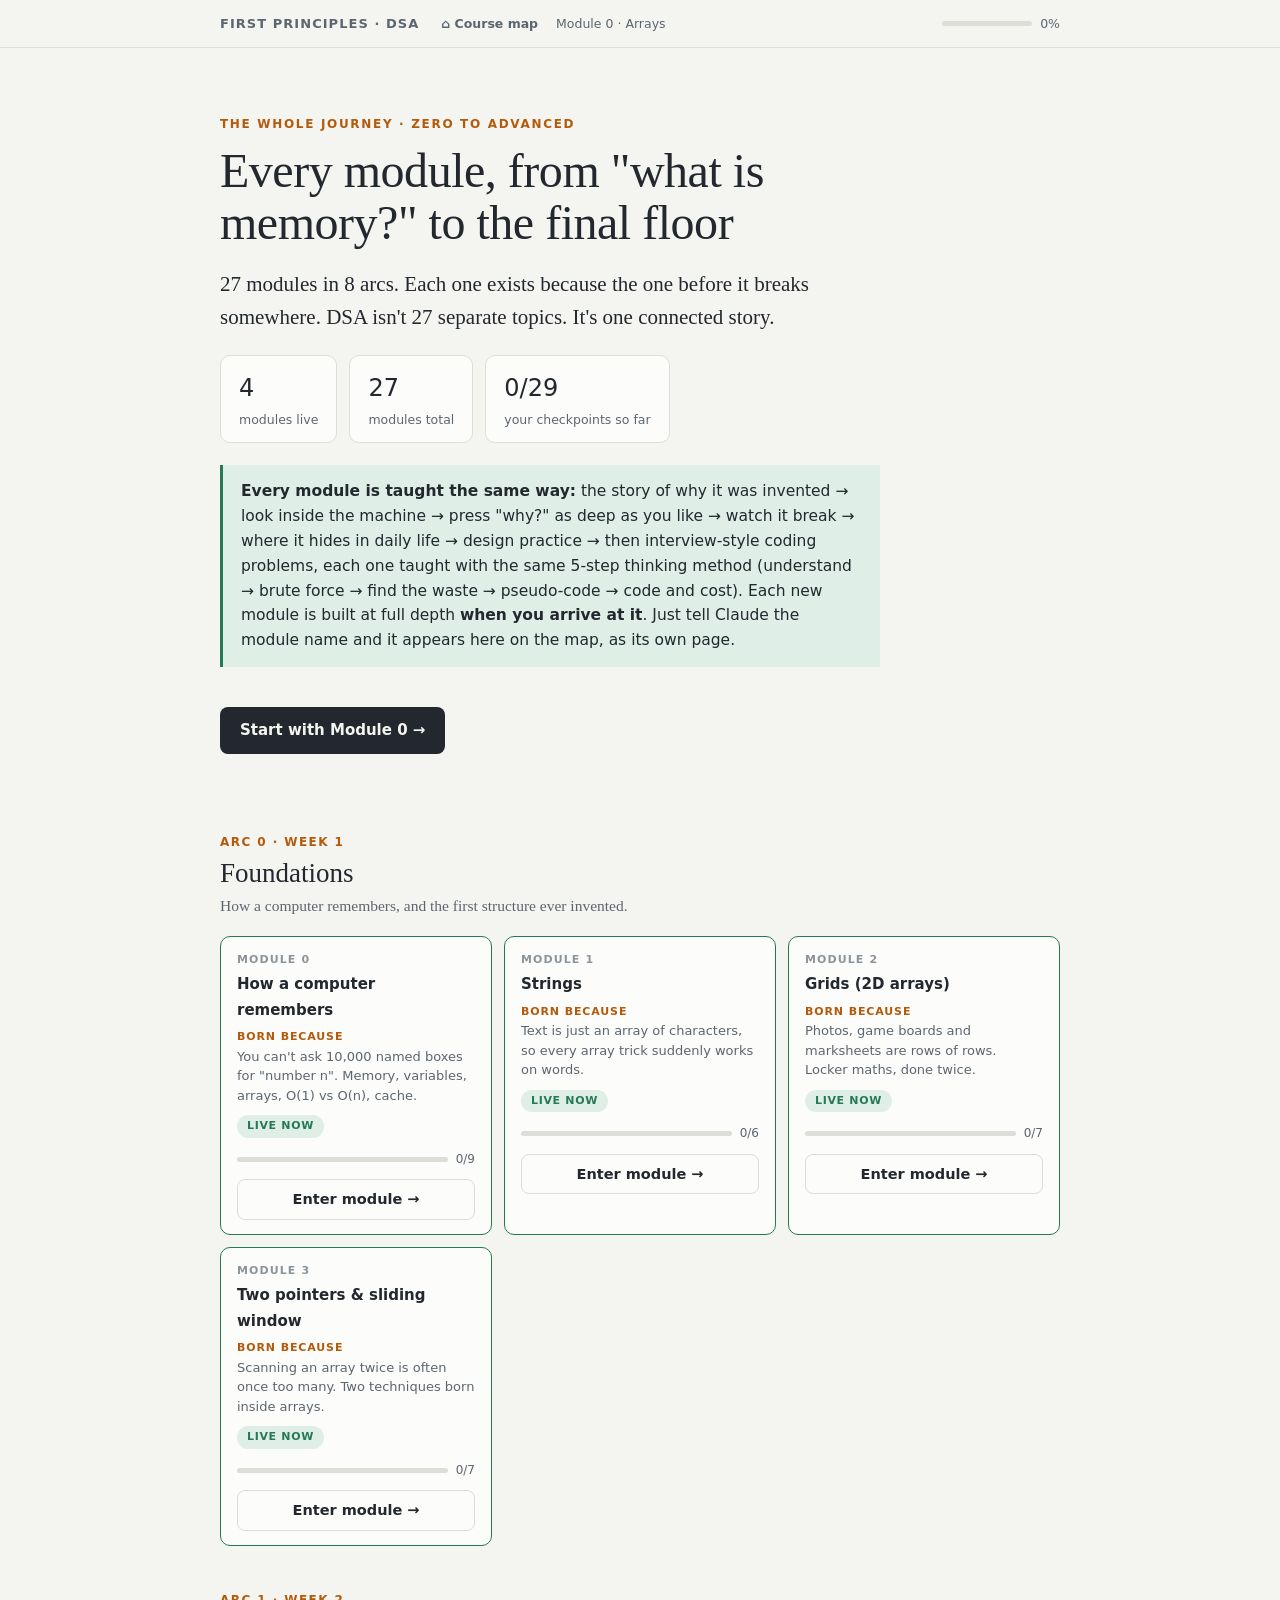
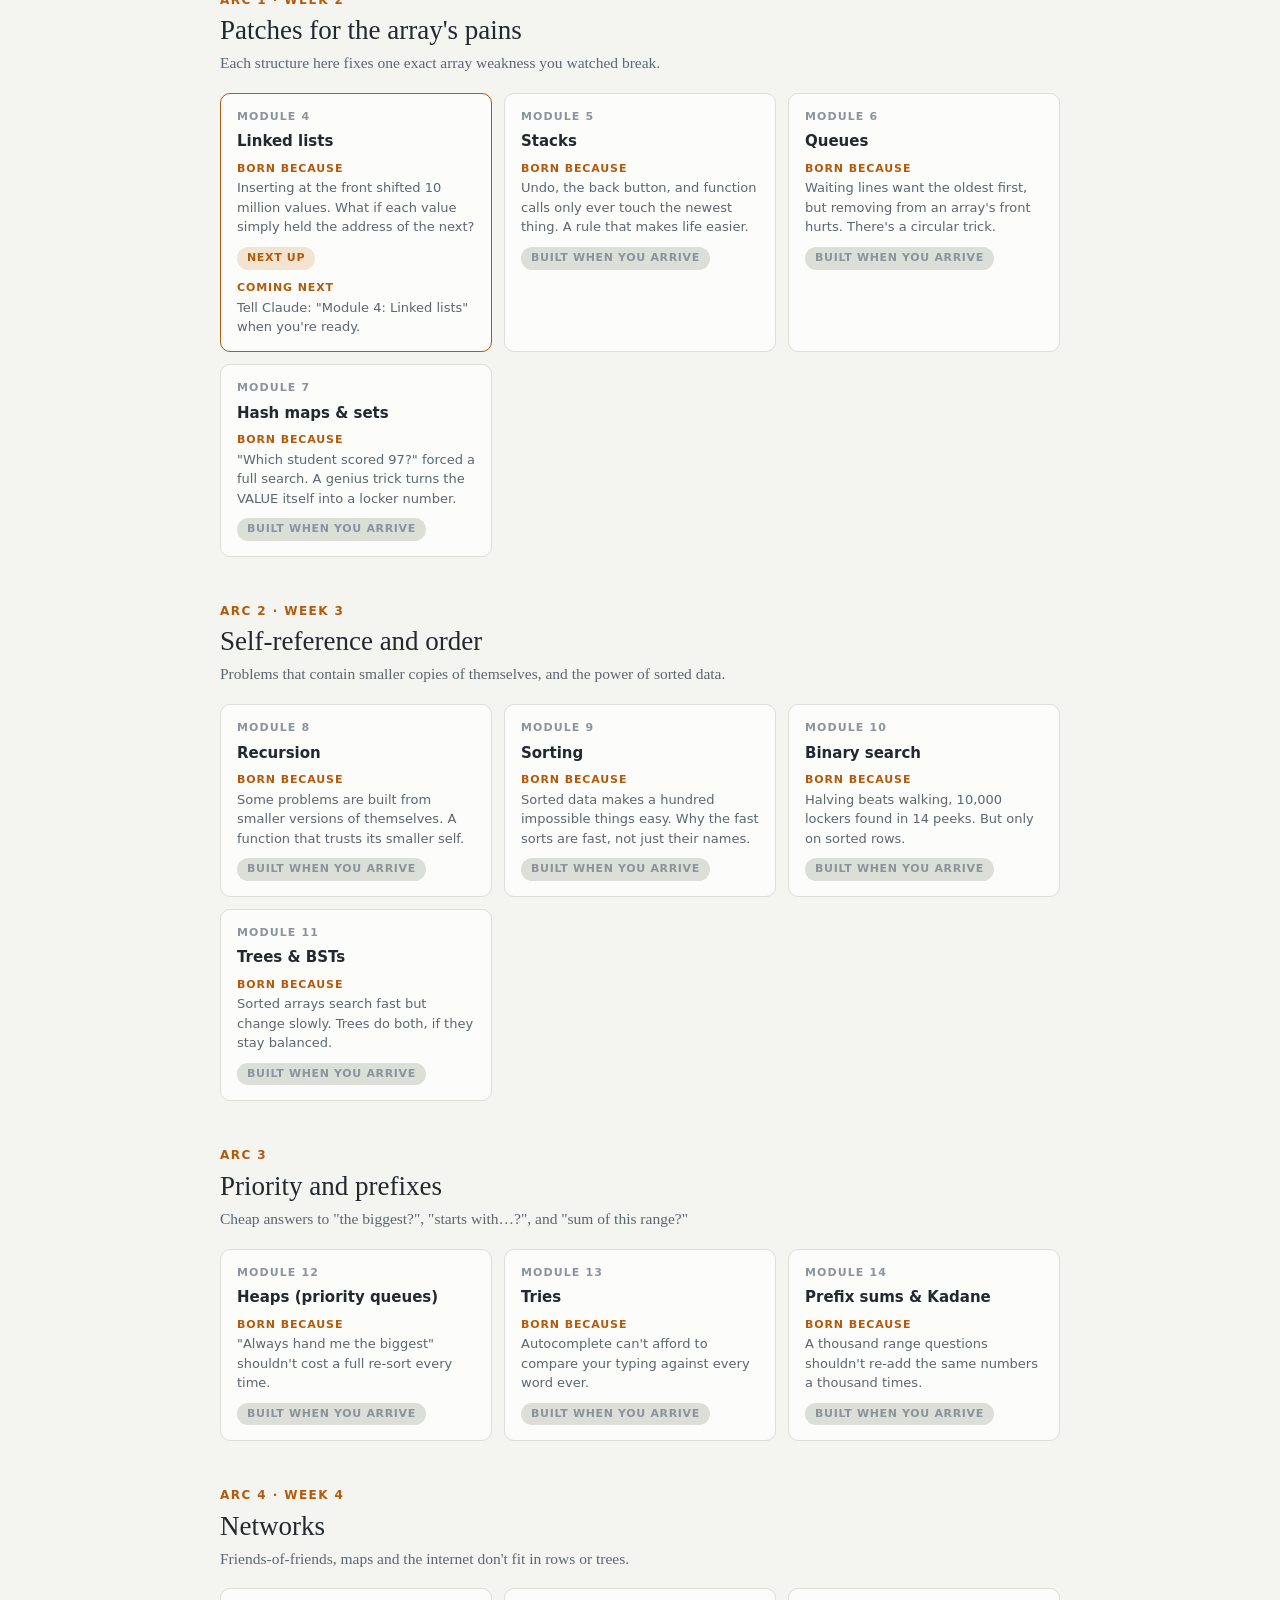
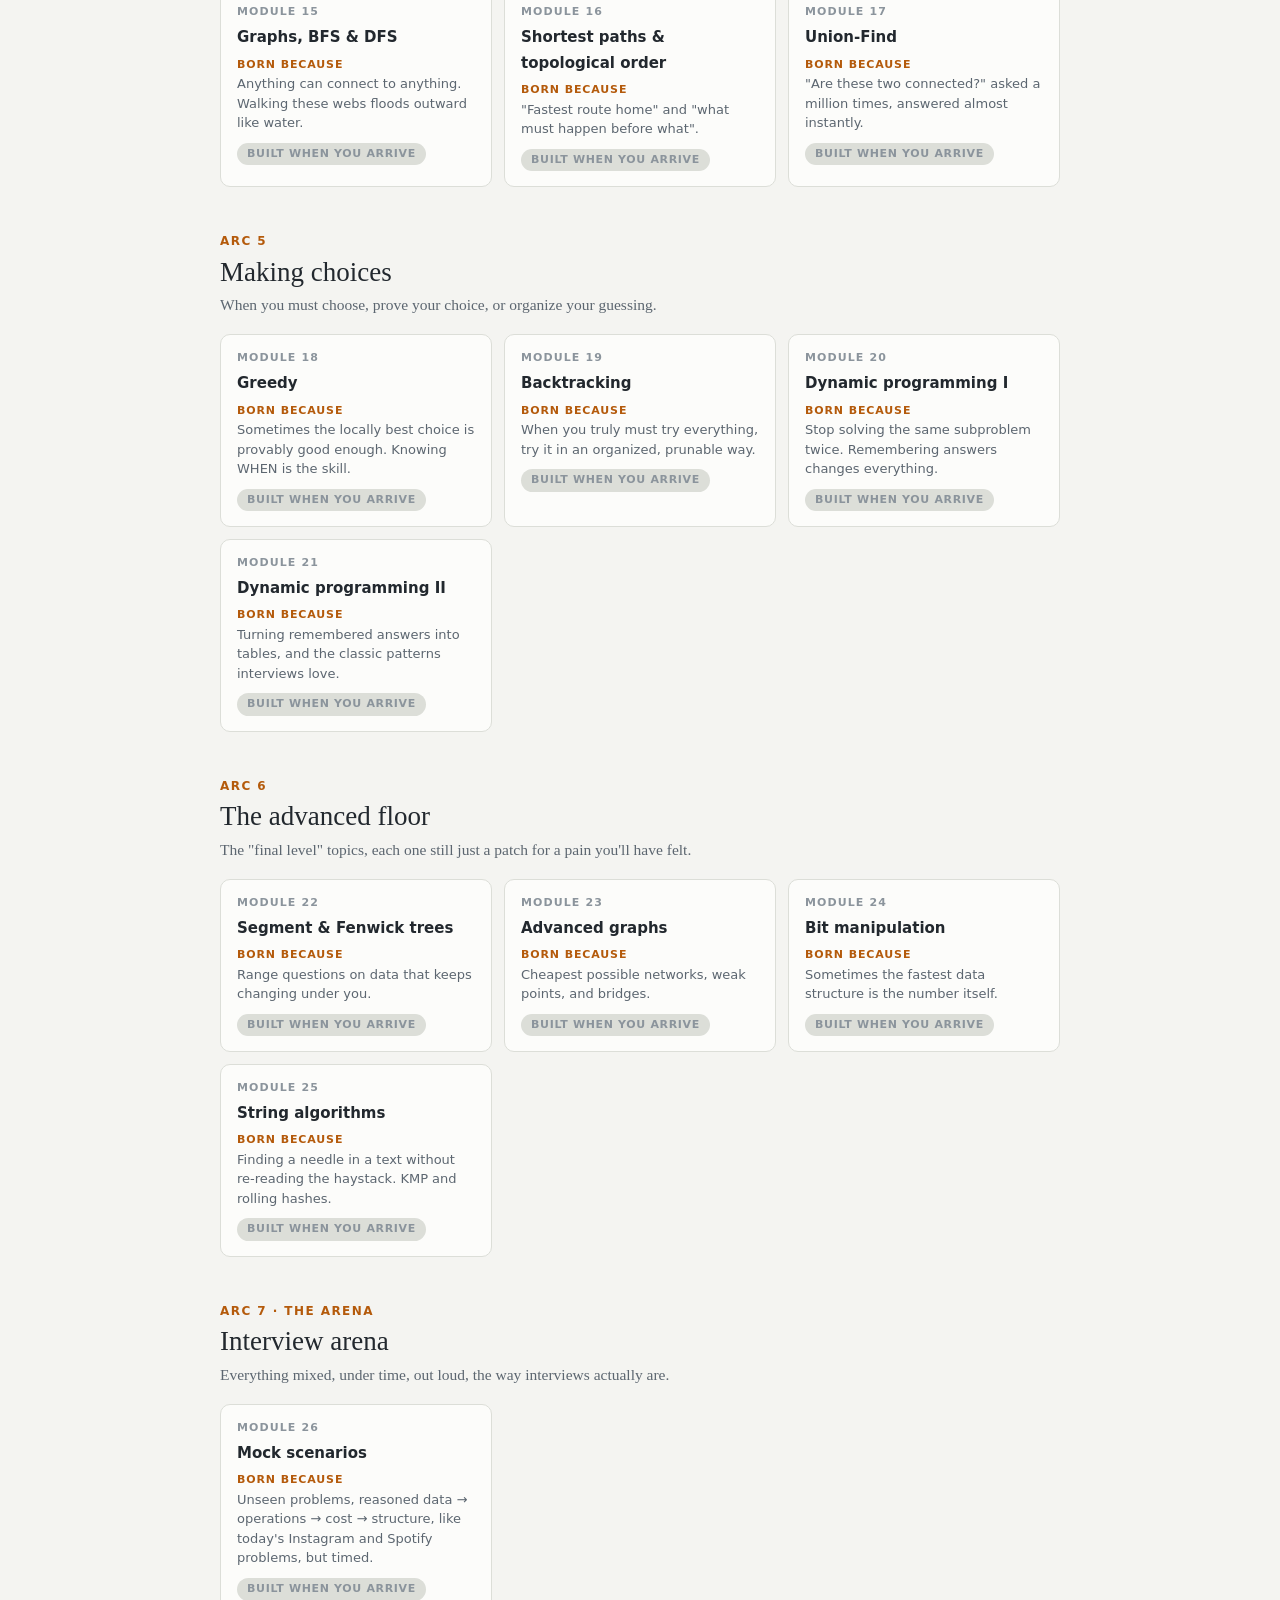
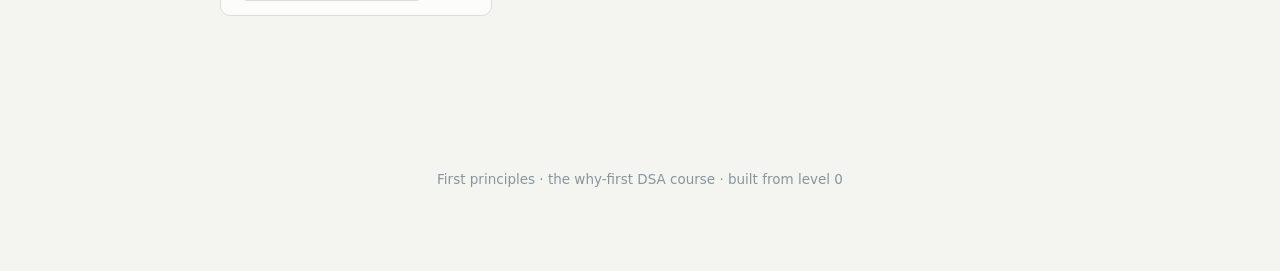
<file: index.html>
<!doctype html>
<html lang="en">
<head>
<meta charset="utf-8">
<meta name="viewport" content="width=device-width, initial-scale=1, viewport-fit=cover">
<title>First principles · The why-first DSA course</title>
<meta name="description" content="Learn Data Structures and Algorithms by understanding why each idea was invented. Built for a true beginner heading into coding interviews.">
<link rel="stylesheet" href="assets/base.css">
<link rel="manifest" href="manifest.webmanifest">
<link rel="icon" href="assets/icon.svg" type="image/svg+xml">
<link rel="apple-touch-icon" href="assets/apple-touch-icon.png">
<meta name="theme-color" content="#F4F4F1" media="(prefers-color-scheme: light)">
<meta name="theme-color" content="#12161B" media="(prefers-color-scheme: dark)">
<meta name="mobile-web-app-capable" content="yes">
<meta name="apple-mobile-web-app-capable" content="yes">
<meta name="apple-mobile-web-app-status-bar-style" content="black-translucent">
<meta name="apple-mobile-web-app-title" content="First Principles">
</head>
<body>

<nav class="rail" aria-label="Course navigation">
  <div class="rail-inner">
    <span class="rail-name">First principles · DSA</span>
    <div class="rail-links">
      <a href="index.html" style="font-weight:600;">⌂ Course map</a>
      <a href="modules/module-0.html">Module 0 · Arrays</a>
    </div>
    <div class="rail-progress" title="Your Module 0 progress">
      <div class="rail-bar"><span id="progress-fill"></span></div>
      <span id="progress-num">0%</span>
    </div>
  </div>
</nav>

<div id="view-map">
  <header class="hero wide">
    <div class="eyebrow">The whole journey · zero to advanced</div>
    <h1>Every module, from "what is memory?" to the final floor</h1>
    <p class="big" style="max-width:660px;">27 modules in 8 arcs. Each one exists because the one before it breaks somewhere. DSA isn't 27 separate topics. It's one connected story.</p>
    <div class="map-stats">
      <div class="map-stat"><div class="n" id="ms-live">4</div><div class="l">modules live</div></div>
      <div class="map-stat"><div class="n">27</div><div class="l">modules total</div></div>
      <div class="map-stat"><div class="n" id="ms-checks">0/29</div><div class="l">your checkpoints so far</div></div>
    </div>
    <div class="method" style="max-width:660px;">
      <strong>Every module is taught the same way:</strong> the story of why it was invented → look inside the machine → press "why?" as deep as you like → watch it break → where it hides in daily life → design practice → then interview-style coding problems, each one taught with the same 5-step thinking method (understand → brute force → find the waste → pseudo-code → code and cost). Each new module is built at full depth <strong>when you arrive at it</strong>. Just tell Claude the module name and it appears here on the map, as its own page.
    </div>
  <p><a class="startcta" href="modules/module-0.html">Start with Module 0 →</a></p>
  </header>
  <div class="wide" id="arcs" style="padding-bottom:60px;"></div>
</div>

<footer>
  First principles · the why-first DSA course · built from level 0
</footer>

<script src="assets/map.js"></script>
</body>
</html>
</file>
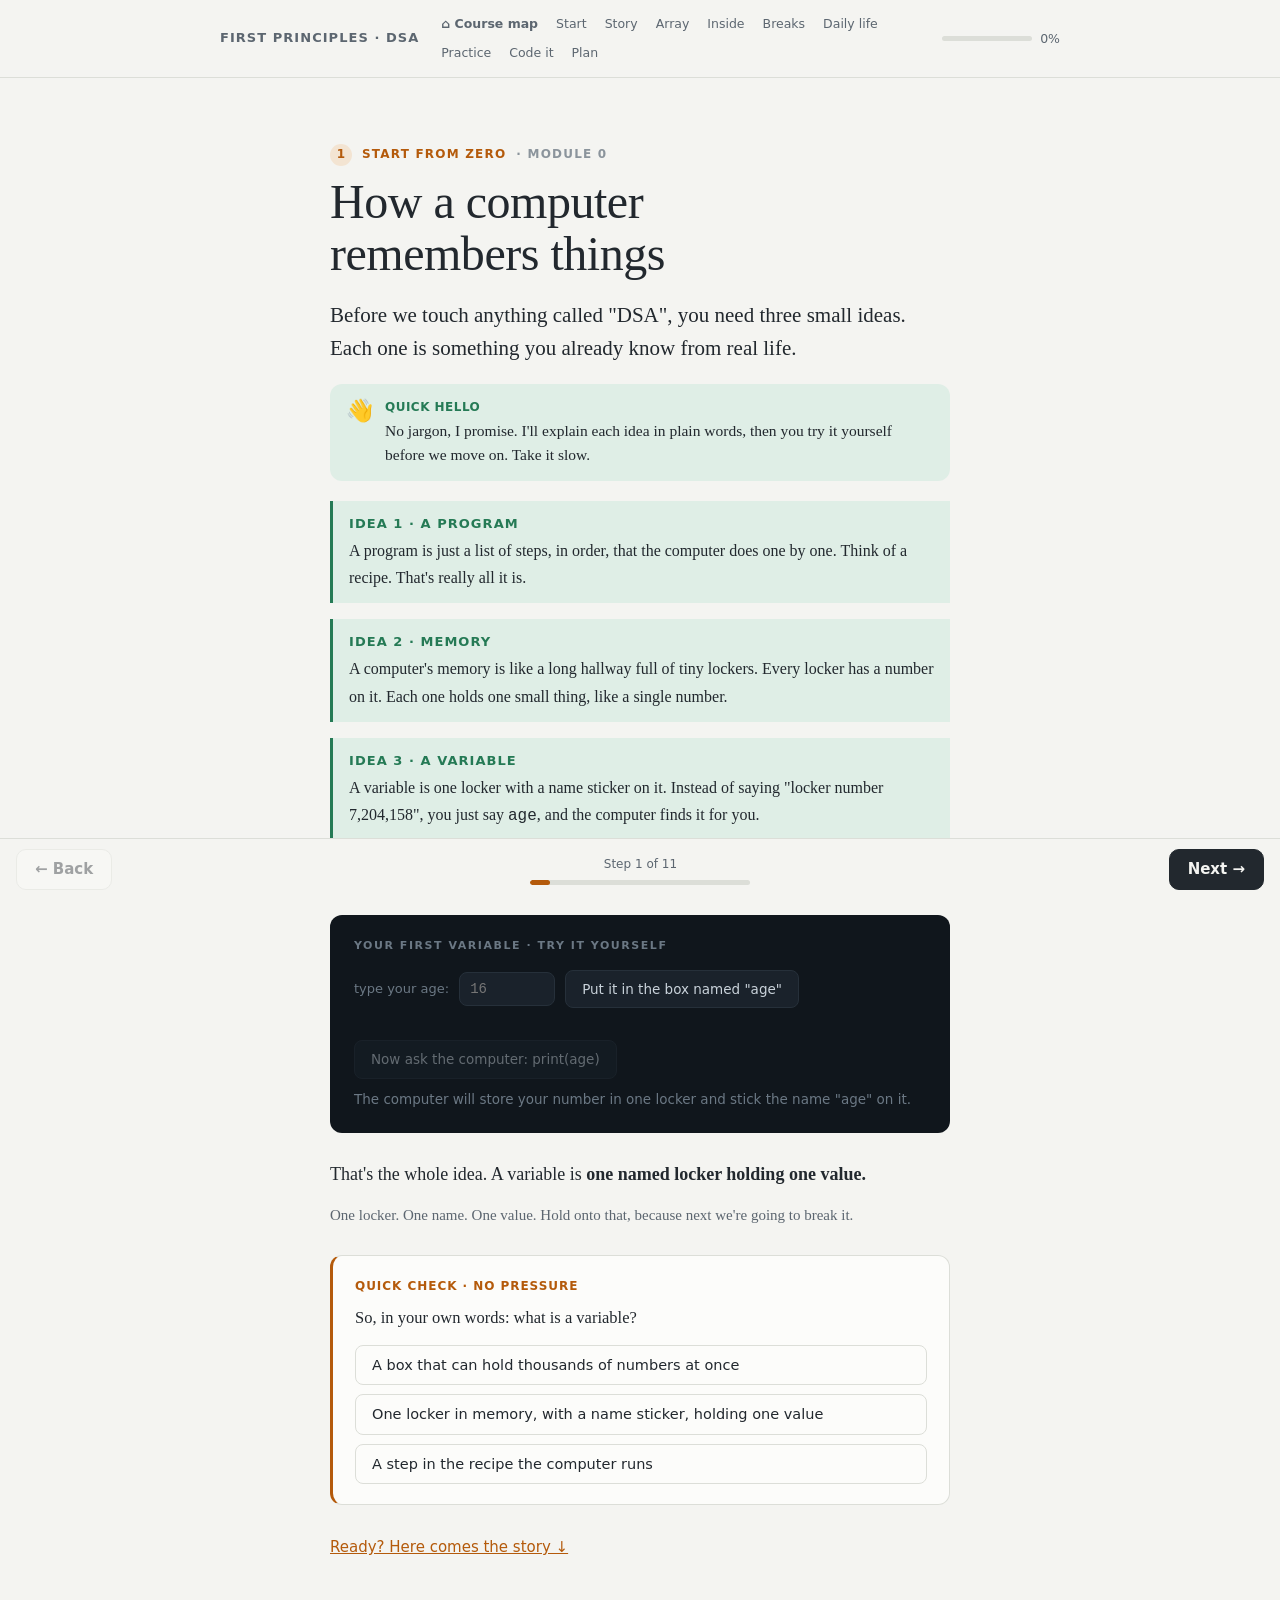
<file: modules/module-0.html>
<!doctype html>
<html lang="en">
<head>
<meta charset="utf-8">
<meta name="viewport" content="width=device-width, initial-scale=1, viewport-fit=cover">
<title>Module 0 · How a computer remembers · First principles</title>
<link rel="stylesheet" href="../assets/base.css">
<link rel="manifest" href="../manifest.webmanifest">
<link rel="icon" href="../assets/icon.svg" type="image/svg+xml">
<link rel="apple-touch-icon" href="../assets/apple-touch-icon.png">
<meta name="theme-color" content="#F4F4F1" media="(prefers-color-scheme: light)">
<meta name="theme-color" content="#12161B" media="(prefers-color-scheme: dark)">
<meta name="mobile-web-app-capable" content="yes">
<meta name="apple-mobile-web-app-capable" content="yes">
<meta name="apple-mobile-web-app-status-bar-style" content="black-translucent">
<meta name="apple-mobile-web-app-title" content="First Principles">
</head>
<body>

<nav class="rail" aria-label="Module navigation">
  <div class="rail-inner">
    <span class="rail-name">First principles · DSA</span>
    <div class="rail-links">
      <a href="../index.html" style="font-weight:600;">⌂ Course map</a>
      <a href="#start">Start</a>
      <a href="#story">Story</a>
      <a href="#invention">Array</a>
      <a href="#inside">Inside</a>
      <a href="#breaks">Breaks</a>
      <a href="#real">Daily life</a>
      <a href="#problems">Practice</a>
      <a href="#code">Code it</a>
      <a href="#plan">Plan</a>
    </div>
    <div class="rail-progress" title="Your progress in this module">
      <div class="rail-bar"><span id="progress-fill"></span></div>
      <span id="progress-num">0%</span>
    </div>
  </div>
</nav>

<div id="view-m0">
<header class="hero wrap" id="start">
  <div class="stepline"><span class="dot">1</span> Start from zero <span class="rest">· Module 0</span></div>
  <h1>How a computer remembers things</h1>
  <p class="big">Before we touch anything called "DSA", you need three small ideas. Each one is something you already know from real life.</p>

  <div class="aside-me"><div class="face">👋</div><div class="txt"><b>Quick hello</b>No jargon, I promise. I'll explain each idea in plain words, then you try it yourself before we move on. Take it slow.</div></div>

  <div class="word"><b>Idea 1 · A program</b>
  A program is just a list of steps, in order, that the computer does one by one. Think of a recipe. That's really all it is.</div>

  <div class="word"><b>Idea 2 · Memory</b>
  A computer's memory is like a long hallway full of tiny lockers. Every locker has a number on it. Each one holds one small thing, like a single number.</div>

  <div class="word"><b>Idea 3 · A variable</b>
  A variable is one locker with a name sticker on it. Instead of saying "locker number 7,204,158", you just say <code>age</code>, and the computer finds it for you.</div>

  <p>Let's try one. This is a real, working variable:</p>
  <div class="machine">
    <div class="label">Your first variable · try it yourself</div>
    <div class="mrow">
      <label for="age-input" style="font-size:13px;color:var(--machine-dim);">type your age:</label>
      <input type="number" id="age-input" min="1" max="120" step="1" placeholder="16">
      <button id="btn-store">Put it in the box named "age"</button>
    </div>
    <div class="lockers" id="age-locker" style="margin-top:18px;"></div>
    <div class="mrow"><button id="btn-print" disabled>Now ask the computer: print(age)</button></div>
    <div class="mnote" id="age-note">The computer will store your number in one locker and stick the name "age" on it.</div>
  </div>

  <p>That's the whole idea. A variable is <strong>one named locker holding one value.</strong></p>
  <p class="dim small">One locker. One name. One value. Hold onto that, because next we're going to break it.</p>

  <div class="cp" data-cp="cp0" data-answer="b">
    <div class="cp-tag">Quick check · no pressure</div>
    <div class="cp-q">So, in your own words: what is a variable?</div>
    <div class="cp-opts">
      <button data-opt="a">A box that can hold thousands of numbers at once</button>
      <button data-opt="b">One locker in memory, with a name sticker, holding one value</button>
      <button data-opt="c">A step in the recipe the computer runs</button>
    </div>
    <div class="cp-fb"><b>Exactly</b>One named locker, one value inside. Simple, and it's about to become the whole point.</div>
    <div class="cp-nudge">Close, but not quite. Scroll up and look at Idea 3 again, then pick another answer.</div>
  </div>

  <p style="margin-top:10px;"><a href="#story" style="color:var(--accent);font-family:var(--sans);font-size:15px;">Ready? Here comes the story ↓</a></p>
</header>

<section class="wrap" id="story">
  <div class="stepline"><span class="dot">2</span> The story <span class="rest">· why arrays got invented</span></div>
  <h2>The day one locker, one name stopped working</h2>
  <p>Picture the year 1955. Computers are brand new. The only tool you have is the variable, that named locker you just tried.</p>
  <p class="big">Now your school hands you a job: <strong>store the exam marks of 10,000 students.</strong></p>
  <p class="dim small">You only know variables. What would you do? Pick whatever feels natural. There's no wrong answer here.</p>

  <div class="chips" id="ch0-choices">
    <button data-choice="a">Easy, I'll make 10,000 variables: <code>marks1</code>, <code>marks2</code>, <code>marks3</code>…</button>
    <button data-choice="b">Squeeze all 10,000 marks into one variable somehow</button>
    <button data-choice="c">Honestly, I have no idea</button>
  </div>

  <div class="reveal" id="ch0-r-a">
    <div class="response"><span class="who">Good thinking</span>That's exactly what people tried. It's the only tool you have, so you use it. Here's what your program starts to look like:</div>
  </div>
  <div class="reveal" id="ch0-r-b">
    <div class="response"><span class="who">Nice try</span>People really did attempt tricks like this. But one locker holds one small value, and 10,000 marks won't fit. So everyone fell back to the obvious plan: lots of variables. Watch what that turns into:</div>
  </div>
  <div class="reveal" id="ch0-r-c">
    <div class="response"><span class="who">Honest answer</span>That was everyone's answer in 1955 too. The only tool was variables, so let's try the obvious plan together:</div>
  </div>

  <div class="reveal" id="ch0-vars">
    <div class="machine">
      <div class="label">Your program · 10,000 variables</div>
      <div class="varlist" id="varlist"></div>
    </div>
    <p>Ugly, but it works. At least, it works as long as you already know <em>which</em> variable you want while writing the program.</p>
    <p class="big">Then a teacher walks up and types a number: <strong>8437</strong>. She wants the 8,437th student's mark. Right now.</p>
    <p class="dim small">Here's the catch. You wrote the program yesterday. The number 8437 arrived today, from the teacher's keyboard. Tomorrow she might type 212. Your program has to handle <em>any</em> number. So how do you print that one student's mark?</p>
    <div class="chips" id="print-choices">
      <button data-attempt="a">Simple: <code>print(marks8437)</code></button>
      <button data-attempt="b">Glue the name together: <code>print("marks" + n)</code></button>
      <button data-attempt="c">Write 10,000 if-lines: if n is 1 print marks1, if n is 2 print marks2…</button>
    </div>
    <div class="reveal" id="print-r-a">
      <div class="response"><span class="who">The wall</span>That only works because <em>you</em> typed 8437 into the code yourself. But the teacher types her number <em>after</em> the program is written and running. Tomorrow she types 212, and your code still says <code>marks8437</code>. A program can't rewrite itself for every new request.</div>
    </div>
    <div class="reveal" id="print-r-b">
      <div class="response"><span class="who">The wall</span>Great instinct. Sadly, this is the one thing programming languages just won't allow. <code>"marks" + n</code> makes a piece of <em>text</em>, like writing "marks8437" on paper. A name sticker and a piece of paper that <em>looks like</em> a name sticker are not the same thing. The computer can't open a locker using text you made up while running.</div>
    </div>
    <div class="reveal" id="print-r-c">
      <div class="response"><span class="who">The wall</span>Painfully honest, and people basically did do this. But now your program is 10,000 lines of "if". Next year there are 40,000 students. You'd spend your whole life copy-pasting if-lines. There has to be a better way.</div>
    </div>
    <div class="reveal" id="ch0-wall">
      <p class="big" style="margin-top:22px;">Feel the wall? You have 10,000 values, and no way to say <em>"give me student number n."</em></p>
      <p>All three plans failed for the same reason: <strong>a variable's name is not a number.</strong> You can't do maths with a name. But the teacher gave you a <em>number</em>. What you really need is a container where the number itself finds the value.</p>
      <button class="primary" id="ch0-continue">Show me what people invented →</button>
    </div>
  </div>
  <p style="margin-top:26px;"><button class="skip" id="skip-story">I've read the story before, skip ahead</button></p>
</section>

<div class="reveal" id="rest">

<section class="wrap" id="invention">
  <div class="stepline"><span class="dot">3</span> The fix <span class="rest">· meet the array</span></div>
  <h2>The array: let the number be the name</h2>
  <p>The fix is beautifully simple.</p>
  <p>Instead of 10,000 lockers scattered all over the hallway with 10,000 name stickers, you go to the office and ask for one thing: <strong>"Give me 10,000 lockers in a single straight row, side by side, no gaps."</strong></p>
  <p>Say your row starts at locker number 5000. Now watch:</p>
  <div class="machine">
    <div class="label">The whole trick</div>
    <div class="formula">student 1's mark → locker 5000<br>
student 2's mark → locker 5001<br>
student 3's mark → locker 5002<br>
…<br>
student <b>n</b>'s mark → locker <b>5000 + n − 1</b></div>
    <div class="mnote">The teacher types 8437. The computer works out 5000 + 8436 = <b>locker 13436</b>, then opens exactly that locker. One small sum, and you're done.</div>
  </div>
  <p>No name stickers. No searching. The <strong>position</strong> of a student is now the way to find them. This container, a row of lockers side by side that you find by position, is called an <strong>array</strong>.</p>
  <div class="word"><b>New word · Array</b>
  A row of memory lockers, side by side, holding values of the same kind. Give it a position number and it hands you that value instantly.</div>

  <div class="cp" data-cp="cp1" data-answer="c">
    <div class="cp-tag">Quick check</div>
    <div class="cp-q">Your row starts at locker 5000. Which locker holds the 2nd student's mark?</div>
    <div class="cp-opts">
      <button data-opt="a">Locker 5002</button>
      <button data-opt="b">Locker 2</button>
      <button data-opt="c">Locker 5001</button>
    </div>
    <div class="cp-fb"><b>Nice</b>Student 1 sits at 5000, so student 2 is the very next locker, 5001. The number does the finding for you. No searching.</div>
    <div class="cp-nudge">Not quite. Student 1 is at the start (5000), and each next student is one locker along. Try again.</div>
  </div>

  <div class="aside-me"><div class="face">📜</div><div class="txt"><b>A little history</b>Nobody invented this in a classroom. In the 1950s, programmers did this locker maths <em>by hand</em>, and it was slow and painful. Then in 1957 a language called Fortran said: "just write <code>marks(8437)</code> and I'll do the maths for you." That's the moment the array became part of programming. Real pain, not theory.</div></div>

  <div class="word"><b>New word · Index</b>
  The index is the position number you use to open an array's locker. One catch: computers count from 0, not 1. So the first mark is <code>marks[0]</code>, and the 8,437th mark is <code>marks[8436]</code>. Why start at 0? Because the index really means "how many steps from the start", and the first locker is 0 steps away.</div>
</section>

<section class="wide" id="inside">
  <div class="wrap" style="padding:0;">
    <div class="stepline"><span class="dot">4</span> Look inside <span class="rest">· see the maths happen</span></div>
    <h2>Watch the two ways, side by side</h2>
    <p>Here's the row of 10,000 marks, starting at locker 5000. Type any position and watch the computer find it two ways: the slow old way (walk locker by locker) and the array way (calculate, then jump straight there).</p>
  </div>

  <div class="machine">
    <div class="label">Memory · 10,000 marks in a row · starts at locker 5000</div>
    <div class="cells-outer"><div class="cells" id="ram-cells"></div></div>
    <div class="formula" id="ram-formula">5000 + <b>8436</b> = locker <b>13436</b>, calculated, not searched.</div>
    <div class="mrow">
      <label for="idx-input" style="font-size:13px;color:var(--machine-dim);">position (0 to 9999):</label>
      <input type="number" id="idx-input" min="0" max="9999" value="8436" step="1">
      <button id="btn-compute">Jump, the array way</button>
      <button id="btn-walk">Walk, the old way</button>
    </div>
    <div class="race">
      <div>
        <div class="rhead">Walking (no array)</div>
        <div class="rnum counter" id="walk-count">·</div>
        <div class="rsub" id="walk-sub">open every locker door until you reach it</div>
      </div>
      <div>
        <div class="rhead">Jumping (array)</div>
        <div class="rnum" id="calc-count">·</div>
        <div class="rsub" id="calc-sub">one addition, always, for any position</div>
      </div>
    </div>
    <div class="mnote">Try position 3, then position 9999. <b>Jumping takes the same tiny effort every time, no matter how far.</b> Walking gets worse the further you go.</div>
  </div>

  <div class="wrap" style="padding:0;">
    <div class="word"><b>New words · O(1) and O(n)</b>
    Programmers have nicknames for what you just saw. "Same effort no matter how big" is called <strong>O(1)</strong> (say it "oh-one"). "Effort grows as the data grows" is called <strong>O(n)</strong> (say it "oh-en", where n is the number of items). That's all these scary symbols mean. Array jump is O(1). Walking is O(n). You just read your first complexity notation.</div>

    <div class="cp" data-cp="cp2" data-answer="a">
      <div class="cp-tag">Quick check</div>
      <div class="cp-q">Jumping to <code>arr[9999]</code> vs jumping to <code>arr[3]</code>. How does the effort compare?</div>
      <div class="cp-opts">
        <button data-opt="a">Same tiny effort for both. That's O(1)</button>
        <button data-opt="b">arr[9999] is much slower, it's further away</button>
        <button data-opt="c">It depends on the computer's mood</button>
      </div>
      <div class="cp-fb"><b>You've got it</b>The array does one addition either way, then jumps straight there. Near or far, same cost. That's the whole magic of O(1).</div>
      <div class="cp-nudge">Have another go. Remember, the array never walks. It calculates one sum and jumps, no matter how far.</div>
    </div>

    <h3 style="margin-top:34px;">A free gift: the neighbours come along</h3>
    <p>One more real thing, kept simple. Main memory sits far from the computer's brain, like lockers in another building. So when the computer grabs one locker, it photocopies <em>the whole shelf</em> (about 16 lockers) onto a small desk right next to its brain. That desk is called the <strong>cache</strong> (say it "cash"). Click any locker below:</p>
  </div>
  <div class="machine">
    <div class="label">One shelf of 16 marks · click any locker to read it</div>
    <div class="cells-outer"><div class="cells" id="cache-cells"></div></div>
    <div class="mnote" id="cache-note">Read one mark, and the 15 next to it land on the desk for free. So a loop reading an array flies, the next value is almost always already on the desk.</div>
  </div>
  <div class="wrap" style="padding:0;">
    <p>This only works because array values are <em>neighbours</em>. If your 10,000 values were scattered all over the building, every single read would be another long trip. Keep this in your pocket. It matters a lot when we meet linked lists.</p>
  </div>
</section>

<section class="wrap" id="whys">
  <div class="stepline"><span class="dot">✦</span> Bonus <span class="rest">· go deeper, totally optional</span></div>
  <h2>Still curious? Keep asking why</h2>
  <p class="dim small">Every line below is true. Press <em>why?</em> to open the reason. Some reasons have their own <em>why?</em> hiding inside. Go as deep as you feel like. Each level is written just as simply. Keep pressing and you'll quietly end up learning how the machine itself is built. Feel free to skip this and come back later.</p>

  <div class="claim">
    <div class="head">The lockers must be side by side, with no gaps.<button class="why-btn">why?</button></div>
    <div class="why-panel">
      <p>The magic sum "5000 + position" only works if every locker is exactly one step from the previous one. If locker 3 could be anywhere in the building, no sum could find it, you'd need a notebook listing where each one went.</p>
      <div class="head small">So why not just keep that notebook?<button class="why-btn">why?</button></div>
      <div class="why-panel">
        <p>Think about what the notebook is: a numbered list where you need to jump to entry n instantly… that's an array again! The escape plan turns out to be the same thing you were escaping. So "side by side" is where the chain stops.</p>
      </div>
    </div>
  </div>

  <div class="claim">
    <div class="head">Any locker takes the same time to open, near or far.<button class="why-btn">why?</button></div>
    <div class="why-panel">
      <p>Because memory is not a corridor you walk through. It's more like a telephone system: give the number, and the wiring connects you straight to that one locker. Locker 14,999 answers as fast as locker 5,000.</p>
      <div class="head small">Why is memory wired like a telephone system?<button class="why-btn">why?</button></div>
      <div class="why-panel">
        <p>Inside the memory chip there's a circuit called an address decoder. It takes the locker number and electrically switches on exactly that one row, the way dialling a number rings exactly one phone. No walking exists at the hardware level at all. This is why it's called RAM, short for Random Access Memory, where "random" just means ANY locker, equally fast.</p>
        <p class="dim small">Nice. You just crossed into computer architecture without even noticing. This is the bottom floor.</p>
      </div>
    </div>
  </div>

  <div class="claim">
    <div class="head">An array can't simply grow bigger when it's full.<button class="why-btn">why?</button></div>
    <div class="why-panel">
      <p>Your row got lockers 5000 to 14999. Locker 15000 might already belong to another program's data. You can't grab your neighbour's locker just because you need more space.</p>
      <div class="head small">Then how do Python lists grow whenever they want?<button class="why-btn">why?</button></div>
      <div class="why-panel">
        <p>They secretly cheat: when the row is full, the computer finds a longer empty row somewhere else, copies everything across, and abandons the old row. To avoid doing this often, it books roughly double the space each time. Under every "flexible" list in every language, there is a plain fixed array being replaced when it bursts.</p>
      </div>
    </div>
  </div>
</section>

<section class="wide" id="breaks">
  <div class="wrap" style="padding:0;">
    <div class="stepline"><span class="dot">5</span> Where it hurts <span class="rest">· nothing is free</span></div>
    <h2>Now watch the array break</h2>
    <p>The array's power comes from one strict rule: <em>everyone sits in position, side by side, no gaps.</em> Now watch what that rule costs you. Suppose a new value has to go at the <strong>front</strong> of the row. Nobody can just squeeze in. Every single value has to shift one locker to the right first. Press the button and watch:</p>
  </div>
  <div class="machine">
    <div class="label">Insert 99 at the front · everyone must move</div>
    <div class="cells-outer"><div class="cells" id="ins-cells"></div></div>
    <div class="mrow">
      <button id="btn-insert">Insert 99 at the front</button>
      <button id="btn-ins-reset">Reset</button>
      <span style="font-size:13px;color:var(--machine-dim);">moves so far: <span id="ins-count" style="color:var(--amber-bright);">0</span></span>
    </div>
    <div class="mnote" id="ins-note">7 values → 7 moves, for ONE insertion. Imagine 10 million values, with new ones arriving every second. That's O(n) pain, over and over.</div>
  </div>
  <div class="wrap" style="padding:0;">
    <p>The honest list of array weaknesses:</p>
    <div class="cards">
      <div class="rcard"><h3>Adding or removing in the middle</h3><span class="dim">Everyone after that spot has to shift. The closer to the front, the more moves. That's O(n).</span></div>
      <div class="rcard"><h3>Growing bigger</h3><span class="dim">The lockers next to your row might already belong to someone else. To grow, the computer finds a longer empty row elsewhere and copies everything across. O(n) again.</span></div>
      <div class="rcard"><h3>Finding a value (not a position)</h3><span class="dim">"Which student scored 97?" The position tells you nothing about the value inside, so you have to check every locker. O(n).</span></div>
      <div class="rcard"><h3>Reserved empty space</h3><span class="dim">To avoid moving so often, lists quietly rent extra empty lockers. Fast, but a bit wasteful.</span></div>
    </div>

    <div class="cp" data-cp="cp3" data-answer="b">
      <div class="cp-tag">Quick check</div>
      <div class="cp-q">You need to add new items at the <em>front</em> constantly, and you almost never jump to a position. Is an array a good fit?</div>
      <div class="cp-opts">
        <button data-opt="a">Yes, arrays are always the right choice</button>
        <button data-opt="b">No. Front inserts cost O(n), and that's the one thing you'd do all day</button>
        <button data-opt="c">Yes, because arrays never slow down</button>
      </div>
      <div class="cp-fb"><b>Spot on</b>You'd pay the array's worst cost over and over, and never use its best trick. That mismatch is exactly why the next structure, the linked list, exists.</div>
      <div class="cp-nudge">Think back to the shifting demo you just watched. What did inserting at the front cost? Try again.</div>
    </div>

    <div class="aside-me"><div class="face">🔑</div><div class="txt"><b>The secret of all DSA</b>Every data structure you'll ever learn exists because the array hurt someone, in one of these exact spots, badly enough that they invented a way around it. Linked lists, stacks, queues, hash maps, trees, each one is a patch for one of these pains. It's not 50 random topics. It's one story.</div></div>
  </div>
</section>

<section class="wrap" id="real">
  <div class="stepline"><span class="dot">6</span> Daily life <span class="rest">· you already use arrays</span></div>
  <h2>Where arrays hide in your day</h2>
  <div class="cards">
    <div class="rcard"><h3>Every photo on your phone</h3><span class="dim">A photo is a grid of tiny colour dots (pixels), so it's an array of arrays. "The dot at row 800, column 600" is two little sums away.</span></div>
    <div class="rcard"><h3>Skipping inside a YouTube video</h3><span class="dim">A video is an array of picture frames. Dragging to 12:34 = frames-per-second × seconds = a position. That instant jump is O(1) with your own eyes.</span></div>
    <div class="rcard"><h3>Your Spotify queue</h3><span class="dim">"Play track 7" doesn't listen through tracks 1 to 6 first. It jumps. Position → value.</span></div>
    <div class="rcard"><h3>Every word you read</h3><span class="dim">Text is an array of characters. The first letter of <code>name</code> is <code>name[0]</code>.</span></div>
    <div class="rcard"><h3>Excel and marksheets</h3><span class="dim">Rows and columns, arrays of arrays. "Cell C42" is locker maths, twice.</span></div>
    <div class="rcard"><h3>AI models</h3><span class="dim">The "weights" inside ChatGPT-like models are gigantic arrays. GPUs are fast mainly because arrays sit side by side in memory.</span></div>
  </div>
  <p class="dim small">The pattern to notice: wherever things have a natural <em>position</em> and you jump straight to it, there's an array underneath.</p>

  <div class="next-card">
    <h3>Coming next: the crack in the wall</h3>
    You saw how much inserting at the front hurt. So what if your data gets inserted and removed in the middle <em>all the time</em>, and you almost never jump to a position? The array's deal flips completely backwards. The fix lets values live anywhere, with each one holding the address of the next. It's called a <strong>linked list</strong>, and it's Module 2. You'll get there already knowing <em>why</em> it exists.
  </div>
</section>

<section class="wrap" id="problems">
  <div class="stepline"><span class="dot">7</span> Practice <span class="rest">· now you're ready</span></div>
  <h2>Think like an engineer, not an exam-taker</h2>
  <p class="dim small">Three real situations. None of them says "use an array". The hints are just questions that lead your own thinking, in the order a senior engineer would ask them. Try to answer each hint in your head before you open the next one. The code comes last, because it's the easy part.</p>

  <div class="problem" id="p1">
    <div class="ltag" style="margin-bottom:10px; color:var(--accent);">Problem 1 · warm-up</div>
    <div class="scenario">You're building YouTube's video player. A viewer drags the red dot to 12:34 of a 3-hour video. The picture must change <em>instantly</em>, nobody accepts a loading circle in the middle of a drag.</div>
    <div class="layer"><div class="ltag">Lead your own thinking</div>
      <div class="hints" data-hints="p1">
        <div class="hint"><b>Hint 1 · what is the data?</b>What is a video actually made of? Do those pieces have a natural order?</div>
        <div class="hint"><b>Hint 2 · what happens most often?</b>In plain words, what does dragging the red dot ask the computer to do? "Jump to any…" what?</div>
        <div class="hint"><b>Hint 3 · what speed is demanded?</b>"Instant, no matter where they drag", same effort for any position. You learned a nickname for that today.</div>
        <div class="hint"><b>Hint 4 · what weakness disappears?</b>Frames arrive once, in order, at the end. Nothing is ever inserted in the middle of a finished video. So which array pain simply never happens here?</div>
      </div>
      <button data-next-hint="p1">Reveal hint 1</button>
    </div>
    <div class="layer">
      <div class="ltag">Discussion</div>
      <button data-reveal="p1-d">I've decided my answer, show the discussion</button>
      <div class="reveal" id="p1-d">
        <p style="margin-top:12px;">A video is an array of frames. Frames-per-second times 754 seconds gives you the position. One multiplication, one jump, so it's O(1). And because a finished video never inserts frames in the middle, the array's biggest weakness never even fires. <strong>Data that gets written once and jumped into forever is the array's perfect customer.</strong></p>
        <pre><span class="c">// jump to any moment, instantly</span>
frame = frames[<span class="k">fps * seconds</span>]
show(frame)</pre>
        <p class="small dim">Interview extra: a 3-hour video is too big for memory, so real players cut it into chunks and array-jump twice. First to the right chunk, then to the right frame inside it. The same idea, just nested.</p>
      </div>
    </div>
  </div>

  <div class="problem" id="p2">
    <div class="ltag" style="margin-bottom:10px; color:var(--accent);">Problem 2 · the trap</div>
    <div class="scenario">You work at Instagram. The feed must show <strong>newest posts first</strong>. Millions of new posts arrive every hour. Your teammate says: "Simple, keep an array, put each new post at position 0." Is that a good idea?</div>
    <div class="layer"><div class="ltag">Lead your own thinking</div>
      <div class="hints" data-hints="p2">
        <div class="hint"><b>Hint 1 · what is the data?</b>What's the collection here, and what order does the app promise its users?</div>
        <div class="hint"><b>Hint 2 · what happens most often?</b>Two things happen non-stop. What are they?</div>
        <div class="hint"><b>Hint 3 · which one is expensive?</b>You watched "insert at the front" a few minutes ago. With 10 million posts stored, what does your teammate's plan cost for EVERY single new post?</div>
        <div class="hint"><b>Hint 4 · question the assumption</b>Does "newest shown first" really force "newest stored at position 0"? Who decided which end of the array is the front?</div>
        <div class="hint"><b>Hint 5 · the trade</b>If you add new posts at the END (cheap, no shifting), what small thing must the reading side do differently?</div>
      </div>
      <button data-next-hint="p2">Reveal hint 1</button>
    </div>
    <div class="layer">
      <div class="ltag">Discussion</div>
      <button data-reveal="p2-d">I've decided my answer, show the discussion</button>
      <div class="reveal" id="p2-d">
        <p style="margin-top:12px;">The teammate's plan shifts 10 million posts for every new arrival. That's O(n), happening millions of times an hour. The machine would spend its whole life shuffling. But "front" is just a habit, not a law. <strong>Add new posts at the end (no shifting, so O(1)) and just read the array backwards.</strong> The user sees exactly the same feed. The cost simply vanishes. Not with a fancy structure, but by questioning one assumption.</p>
        <pre><span class="c">// writing: cheap</span>
posts.append(new_post)
<span class="c">// reading: newest first, free</span>
<span class="k">for</span> i <span class="k">from</span> last position <span class="k">down to</span> 0:
    show(posts[i])</pre>
        <p class="small dim">Interview extra: this "only ever add at the end" idea, at giant scale, is called an append-only log. It's the heart of how big systems like Kafka and databases record events. You just reasoned your way to it.</p>
      </div>
    </div>
  </div>

  <div class="problem" id="p3">
    <div class="ltag" style="margin-bottom:10px; color:var(--accent);">Problem 3 · the clever swap</div>
    <div class="scenario">You're building Spotify's shuffle. Every song must play exactly once, in random order, and pressing "next" must be instant, even with 10,000 songs.</div>
    <div class="layer"><div class="ltag">Lead your own thinking</div>
      <div class="hints" data-hints="p3">
        <div class="hint"><b>Hint 1 · what is the data?</b>What's the collection, and what does "exactly once" forbid you from doing?</div>
        <div class="hint"><b>Hint 2 · try the lazy plan</b>"Pick any random song; if it already played, pick again." Feels fine at the start. What happens when only 1 song out of 10,000 is left unplayed?</div>
        <div class="hint"><b>Hint 3 · find the real problem</b>The hard part is <em>remembering</em> who played. What if the array itself could keep played songs physically separate from unplayed ones?</div>
        <div class="hint"><b>Hint 4 · the move</b>You're allowed to rearrange. What single cheap operation could push a just-played song out of the "unplayed" zone?</div>
        <div class="hint"><b>Hint 5 · the trade</b>Swapping scrambles your nice ordered playlist. Does that matter? Could you shuffle something else instead of the songs themselves?</div>
      </div>
      <button data-next-hint="p3">Reveal hint 1</button>
    </div>
    <div class="layer">
      <div class="ltag">Discussion</div>
      <button data-reveal="p3-d">I've decided my answer, show the discussion</button>
      <div class="reveal" id="p3-d">
        <p style="margin-top:12px;">The lazy plan dies at the end. With one unplayed song left, you're rolling the dice about 10,000 times hoping to hit it. The neat fix: keep all unplayed songs in positions 0 to k. Pick one at random, <strong>swap it to position k, then shrink k by one.</strong> The wall between "unplayed" and "played" is just a number. Every "next" costs exactly one swap. Instant, forever.</p>
        <pre>k = number of songs - 1
<span class="k">when user presses next</span>:
    r = random position <span class="k">from</span> 0 <span class="k">to</span> k
    swap(songs[r], songs[k])
    k = k - 1
    play songs[k + 1]</pre>
        <p class="small dim">Interview extra: you just re-invented the Fisher-Yates shuffle, an algorithm most people memorize from a book. You didn't memorize it. The costs cornered you into it. That's the whole difference this course is built on. (And real players shuffle a copy of the position numbers, keeping your playlist order safe.)</p>
      </div>
    </div>
  </div>
</section>

<section class="wrap" id="code">
  <div class="stepline"><span class="dot">8</span> Now code it <span class="rest">· interview-style problems</span></div>
  <h2>Solve real problems, with a method that fits any problem</h2>
  <p>The scenarios above taught you <em>when</em> to reach for an array. Now let's learn to <em>solve</em> array coding problems, the LeetCode kind that show up in interviews. We're not here to memorize answers. We're here to build one method you can point at any problem you've never seen before.</p>

  <div class="aside-me"><div class="face">🧠</div><div class="txt"><b>Use this on every problem, forever</b>Same five steps, whether it's your first array problem or a hard graph one in month two. The steps never change. Only the problem does.</div></div>

  <div class="method-steps">
    <div class="method-step"><span class="num"></span><div class="mt"><b>Understand it</b><span>Say the problem back in your own words. What comes in, what goes out, and what edge cases exist (empty input? all zeros? one item?).</span></div></div>
    <div class="method-step"><span class="num"></span><div class="mt"><b>Brute force first</b><span>Write the dumb, slow way that definitely works. Never skip this. A slow answer beats a blank page, and it shows you the shape of the problem.</span></div></div>
    <div class="method-step"><span class="num"></span><div class="mt"><b>Find the waste</b><span>Look at your brute force. Where does it redo work it already did? That wasted work is almost always where the faster idea is hiding.</span></div></div>
    <div class="method-step"><span class="num"></span><div class="mt"><b>Pseudo-code it</b><span>Write the steps in plain language, no syntax. If you can't say it in plain steps, you don't understand it yet. This part is the real thinking.</span></div></div>
    <div class="method-step"><span class="num"></span><div class="mt"><b>Code it, then cost it</b><span>Turn the pseudo-code into real code. Then say its time and space cost out loud, in O() terms. Interviewers always ask.</span></div></div>
  </div>

  <p class="dim small">Try each problem yourself first. Open each step only after you've had a real go. That struggle is where the learning actually happens.</p>

  <div class="lc">
    <div class="lc-head"><span class="lc-tag lc-easy">Easy · warm-up</span><span class="lc-src">LeetCode 1480 · Running Sum of 1d Array</span></div>
    <div class="lc-statement">
      <p>Given a list of numbers, return a new list where position <code>i</code> holds the sum of every number from the start up to <code>i</code>.</p>
      <p class="lc-eg">Example: <code>[1, 2, 3, 4]</code> becomes <code>[1, 3, 6, 10]</code> &nbsp;(1, then 1+2, then 1+2+3, then 1+2+3+4)</p>
    </div>

    <div class="lc-step">
      <div class="lc-snum">Step 1 · Understand it</div>
      <button class="unfold-btn">Say it back in plain words</button>
      <div class="unfold"><div class="lc-body">
        <p>Input: a list of numbers. Output: a list of the same length, where each spot is the "total so far". One edge case to remember: an empty list should just give back an empty list.</p>
      </div></div>
    </div>

    <div class="lc-step">
      <div class="lc-snum">Step 2 · Brute force first</div>
      <button class="unfold-btn">The dumb slow way</button>
      <div class="unfold"><div class="lc-body">
        <p>For each position i, walk from the start and add up everything up to i. It works. But to fill position 9999, you re-add positions 0 through 9999 from scratch, and you do that for every single position.</p>
        <div class="codelabel">Pseudo-code · brute force</div>
        <pre>for i from 0 to last:
    total = 0
    for j from 0 to i:
        total = total + nums[j]
    out[i] = total</pre>
        <p>A loop inside a loop, so the cost is O(n²). On a big list, that's painfully slow.</p>
      </div></div>
    </div>

    <div class="lc-step">
      <div class="lc-snum">Step 3 · Find the waste</div>
      <button class="unfold-btn">Where is it repeating work?</button>
      <div class="unfold"><div class="lc-body">
        <p>Look at what the brute force throws away. To get the total at position i, it re-adds everything from 0 to i. But the total at position i is just <strong>the total at position i minus 1, plus one more number.</strong> We already had that total a moment ago, and we threw it away.</p>
        <p>So carry a running total as you walk, and just add the current number to it. One pass, no re-adding.</p>
      </div></div>
    </div>

    <div class="lc-step">
      <div class="lc-snum">Step 4 · Pseudo-code the good idea</div>
      <button class="unfold-btn">Plain-language steps</button>
      <div class="unfold"><div class="lc-body">
        <div class="codelabel">Pseudo-code · one pass</div>
        <pre>running = 0
for each number x in nums:
    running = running + x
    add running to the output list
return output list</pre>
      </div></div>
    </div>

    <div class="lc-step">
      <div class="lc-snum">Step 5 · Code it, then cost it</div>
      <button class="unfold-btn">Show the code and the cost</button>
      <div class="unfold"><div class="lc-body">
        <div class="codelabel">C++</div>
        <pre><span class="k">vector</span>&lt;<span class="k">int</span>&gt; runningSum(<span class="k">vector</span>&lt;<span class="k">int</span>&gt;&amp; nums) {
    <span class="k">int</span> total = 0;
    <span class="k">vector</span>&lt;<span class="k">int</span>&gt; out;
    <span class="k">for</span> (<span class="k">int</span> x : nums) {
        total += x;
        out.push_back(total);
    }
    <span class="k">return</span> out;
}</pre>
        <p><strong>Time: O(n)</strong>, one clean pass. <strong>Space: O(n)</strong> for the output list (or O(1) extra if you're allowed to overwrite the input in place).</p>
        <p style="color:var(--muted);font-size:15px;">Connects to: this "reuse the previous total" trick is the seed of <strong>prefix sums</strong>, a whole topic later in the course. You just met it early.</p>
      </div></div>
    </div>
  </div>

  <div class="lc">
    <div class="lc-head"><span class="lc-tag lc-med">Easy → Medium</span><span class="lc-src">LeetCode 283 · Move Zeroes</span></div>
    <div class="lc-statement">
      <p>Move every <code>0</code> to the end of the list, while keeping the order of the non-zero numbers. Do it <strong>in place</strong>, without building a second list.</p>
      <p class="lc-eg">Example: <code>[0, 1, 0, 3, 12]</code> becomes <code>[1, 3, 12, 0, 0]</code></p>
    </div>

    <div class="lc-step">
      <div class="lc-snum">Step 1 · Understand it</div>
      <button class="unfold-btn">Say it back in plain words</button>
      <div class="unfold"><div class="lc-body">
        <p>Same list, rearranged: non-zeros stay in their original order, all the zeros get pushed to the back, and we're not allowed to make a new list. Edge cases: a list with no zeros (leave it alone), a list of all zeros, and an empty list.</p>
      </div></div>
    </div>

    <div class="lc-step">
      <div class="lc-snum">Step 2 · Brute force first</div>
      <button class="unfold-btn">The dumb slow way</button>
      <div class="unfold"><div class="lc-body">
        <p>Make a new list. Walk the input and copy over every non-zero. Then add enough zeros at the end to fill it up. It works and it's easy to picture.</p>
        <p>The catch: the problem said <strong>in place, no second list.</strong> So this passes the logic test but breaks the rules. Good. Now we know exactly what we have to beat.</p>
      </div></div>
    </div>

    <div class="lc-step">
      <div class="lc-snum">Step 3 · Find the waste (and the trick)</div>
      <button class="unfold-btn">What did you already see today?</button>
      <div class="unfold"><div class="lc-body">
        <p>Remember the Spotify shuffle? You kept a wall between "done" and "not done", and the wall was just a number. Same idea here.</p>
        <p>Keep a <strong>write</strong> pointer for where the next non-zero belongs. Walk a <strong>read</strong> pointer across the whole list. Every time read finds a non-zero, swap it to the write spot and push write forward one. When you're done, every non-zero sits packed at the front in order, and the zeros are automatically left at the back.</p>
      </div></div>
    </div>

    <div class="lc-step">
      <div class="lc-snum">Step 4 · Pseudo-code the good idea</div>
      <button class="unfold-btn">Plain-language steps</button>
      <div class="unfold"><div class="lc-body">
        <div class="codelabel">Pseudo-code · two pointers</div>
        <pre>write = 0
for read from 0 to last:
    if nums[read] is not 0:
        swap nums[write] and nums[read]
        write = write + 1</pre>
      </div></div>
    </div>

    <div class="lc-step">
      <div class="lc-snum">Step 5 · Code it, then cost it</div>
      <button class="unfold-btn">Show the code and the cost</button>
      <div class="unfold"><div class="lc-body">
        <div class="codelabel">C++</div>
        <pre><span class="k">void</span> moveZeroes(<span class="k">vector</span>&lt;<span class="k">int</span>&gt;&amp; nums) {
    <span class="k">int</span> write = 0;
    <span class="k">for</span> (<span class="k">int</span> read = 0; read &lt; nums.size(); read++) {
        <span class="k">if</span> (nums[read] != 0) {
            swap(nums[write], nums[read]);
            write++;
        }
    }
}</pre>
        <p><strong>Time: O(n)</strong>, one pass. <strong>Space: O(1)</strong>, no second list, just two little pointers.</p>
        <p style="color:var(--muted);font-size:15px;">Connects to: this "one wall, two pointers" pattern is a named Week 1 technique called <strong>two pointers</strong>. You've now seen it twice (Spotify, and here). That's not a coincidence. The same handful of patterns keep coming back.</p>
      </div></div>
    </div>
  </div>

  <div class="aside-me"><div class="face">🔁</div><div class="txt"><b>How the loop works from here</b>Same five steps on the next problem, and the next. Below is your array problem set, easy first. Solve each with the method, then in about a week come back and re-solve the ones that felt hard. That repeat is what turns "I understood it" into "I can do it under pressure".</div></div>

  <h3 style="margin-top:30px;font-family:var(--sans);">Your array problem set · easy first</h3>
  <p class="dim small">Do them in order. A few need an idea from a later topic to solve <em>fast</em>, and that's on purpose: it shows you exactly why the next topics exist.</p>
  <div class="probset">
    <div class="probrow"><span class="lc-tag lc-easy">Easy</span><span class="pname">Best Time to Buy and Sell Stock</span> <span class="pnote">One pass, track the cheapest price so far. <b>Connects to:</b> "remember as you go".</span></div>
    <div class="probrow"><span class="lc-tag lc-easy">Easy</span><span class="pname">Contains Duplicate</span> <span class="pnote">Brute force is O(n²). Doing it fast needs a set. <b>Foreshadows:</b> hash maps, Arc 1.</span></div>
    <div class="probrow"><span class="lc-tag lc-med">Medium</span><span class="pname">Maximum Subarray (Kadane)</span> <span class="pnote">Carry a running best. <b>Connects to:</b> the running-total idea you just used.</span></div>
    <div class="probrow"><span class="lc-tag lc-med">Medium</span><span class="pname">Two Sum</span> <span class="pnote">Brute force is easy; the fast version needs a lookup trick. <b>Foreshadows:</b> hash maps.</span></div>
    <div class="probrow"><span class="lc-tag lc-med">Medium</span><span class="pname">Product of Array Except Self</span> <span class="pnote">Prefix and suffix products. <b>Connects to:</b> prefix sums, Arc 3.</span></div>
  </div>
  <p class="dim small">Solve the two easy ones with the five steps before you touch the mediums. Don't jump to the hardest problem first, and don't stay vague: always end at real code and a stated O() cost.</p>
</section>

<hr class="sep">

<section class="wrap" id="understanding">
  <div class="eyebrow">Your progress · measured in understanding, not solved counts</div>
  <h2>The arrays checklist</h2>
  <p class="dim small">Tick a box only when you could explain that line to a friend, out loud, with this page closed. That test is harder than any quiz, and it's the only one that matters. Your ticks are saved on this device.</p>
  <div class="check" id="checklist">
    <label><input type="checkbox" data-key="mem"><span>I can explain <strong>what memory and a variable are</strong>, numbered lockers, and one locker with a name sticker</span></label>
    <label><input type="checkbox" data-key="exist"><span>I can explain <strong>why arrays were invented</strong>, the 10,000-variables wall, and how "position finds the value" breaks it</span></label>
    <label><input type="checkbox" data-key="o1"><span>I can explain <strong>why array access is O(1)</strong>, one small sum finds any locker, no matter how far</span></label>
    <label><input type="checkbox" data-key="insert"><span>I can explain <strong>why inserting at the front is O(n)</strong>, the no-gaps rule forces everyone to shift</span></label>
    <label><input type="checkbox" data-key="cache"><span>I can explain <strong>the cache gift</strong>, reading one value photocopies the whole shelf, so array loops fly</span></label>
    <label><input type="checkbox" data-key="notuse"><span>I know <strong>when NOT to use an array</strong>, when the middle keeps changing and I rarely jump to positions</span></label>
    <label><input type="checkbox" data-key="scenarios"><span>I thought through <strong>all three practice situations</strong> before opening the discussions</span></label>
    <label><input type="checkbox" data-key="method"><span>I can run the <strong>5-step method</strong> on a new problem: understand, brute force, find the waste, pseudo-code, then code and cost</span></label>
    <label><input type="checkbox" data-key="pseudo"><span>I can <strong>write pseudo-code before real code</strong>, and I solved both coding problems myself before opening the steps</span></label>
  </div>
  <p id="check-msg" class="small dim"></p>
</section>

<section class="wrap" id="plan">
  <div class="eyebrow">The road ahead</div>
  <h2>Zero to advanced: your one-month map</h2>
  <p>Here is the honest version of "DSA in one month": in 30 days of steady 2 to 3 hours a day, you can genuinely understand every core structure and solve interview questions with reasoning instead of memory. Real speed and hard-problem instinct keep growing after that, but the <em>understanding</em>, the part you care about, fits in a month. Every module will be taught exactly like this page: story first, machine second, problems last.</p>

  <div class="week">
    <h3><span>Week 1</span> How computers remember</h3>
    <ul>
      <li><strong>Done today:</strong> memory, variables, arrays, O(1) vs O(n), cache</li>
      <li>Strings (arrays of characters) and 2D arrays (grids)</li>
      <li>Two little techniques born from arrays: two pointers, sliding window</li>
      <li>Practice: ~15 easy array and string problems, each one reasoned the way you did today</li>
    </ul>
    <div class="goal">End-of-week test: explain to someone why arr[5000] is as fast as arr[0].</div>
  </div>
  <div class="week">
    <h3><span>Week 2</span> Patches for the array's pains</h3>
    <ul>
      <li>Linked lists, born where insertion hurts (you already feel this coming)</li>
      <li>Stacks and queues, arrays with house rules, and why rules make things easier</li>
      <li>Hash maps, the "find by value, not position" pain, solved with a genius trick</li>
      <li>Practice: ~15 problems mixing all four</li>
    </ul>
    <div class="goal">End-of-week test: for any task, say WHICH structure and WHY, before writing a line.</div>
  </div>
  <div class="week">
    <h3><span>Week 3</span> Divide, sort, and climb</h3>
    <ul>
      <li>Recursion, a function that trusts a smaller version of itself</li>
      <li>Sorting, why fast sorts are fast, not just their names</li>
      <li>Binary search, the halving trick, and where it hides in real life</li>
      <li>Trees, hierarchies, and why searching them is fast</li>
      <li>Practice: ~15 problems</li>
    </ul>
    <div class="goal">End-of-week test: explain why sorted data changes everything.</div>
  </div>
  <div class="week">
    <h3><span>Week 4</span> Networks, priorities, and choices</h3>
    <ul>
      <li>Graphs, friends-of-friends, maps, the internet; walking them with BFS and DFS</li>
      <li>Heaps, always knowing the biggest or smallest, cheaply</li>
      <li>Dynamic programming, gently, remembering answers so you never solve twice</li>
      <li>Practice: mixed interview-style scenarios, like today's Instagram and Spotify problems</li>
    </ul>
    <div class="goal">End-of-month test: take a problem you've never seen and reason from data → operations → cost → structure, out loud.</div>
  </div>

  <p class="dim small" style="margin-top:20px;">When you finish this page's checklist, come back to Claude and say: <strong>"Module 2, linked lists."</strong> It will start exactly where the array cracked.</p>
</section>

<footer>
  First principles · Module 0 of the why-first DSA course · Built for one learner, from level 0
</footer>

</div>
</div>

<script src="../assets/module0.js"></script>
<script src="../assets/stepper.js"></script>
</body>
</html>
</file>
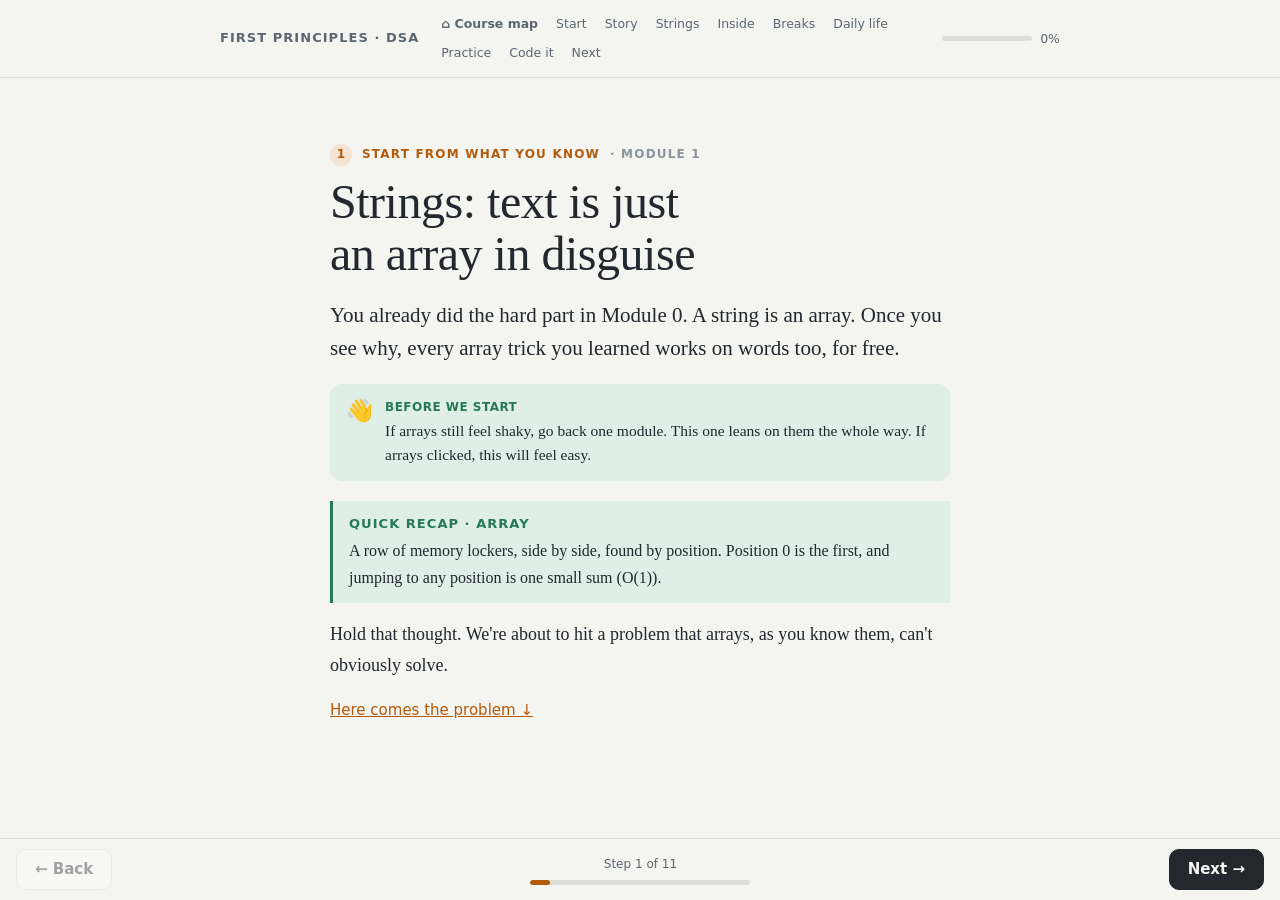
<file: modules/module-1.html>
<!doctype html>
<html lang="en">
<head>
<meta charset="utf-8">
<meta name="viewport" content="width=device-width, initial-scale=1, viewport-fit=cover">
<title>Module 1 · Strings · First principles</title>
<link rel="stylesheet" href="../assets/base.css">
<link rel="manifest" href="../manifest.webmanifest">
<link rel="icon" href="../assets/icon.svg" type="image/svg+xml">
<link rel="apple-touch-icon" href="../assets/apple-touch-icon.png">
<meta name="theme-color" content="#F4F4F1" media="(prefers-color-scheme: light)">
<meta name="theme-color" content="#12161B" media="(prefers-color-scheme: dark)">
<meta name="mobile-web-app-capable" content="yes">
<meta name="apple-mobile-web-app-capable" content="yes">
<meta name="apple-mobile-web-app-status-bar-style" content="black-translucent">
<meta name="apple-mobile-web-app-title" content="First Principles">
</head>
<body>

<nav class="rail" aria-label="Module navigation">
  <div class="rail-inner">
    <span class="rail-name">First principles · DSA</span>
    <div class="rail-links">
      <a href="../index.html" style="font-weight:600;">⌂ Course map</a>
      <a href="#start">Start</a>
      <a href="#story">Story</a>
      <a href="#invention">Strings</a>
      <a href="#inside">Inside</a>
      <a href="#breaks">Breaks</a>
      <a href="#real">Daily life</a>
      <a href="#problems">Practice</a>
      <a href="#code">Code it</a>
      <a href="#plan">Next</a>
    </div>
    <div class="rail-progress" title="Your progress in this module">
      <div class="rail-bar"><span id="progress-fill"></span></div>
      <span id="progress-num">0%</span>
    </div>
  </div>
</nav>

<div id="view-m1">
<header class="hero wrap" id="start">
  <div class="stepline"><span class="dot">1</span> Start from what you know <span class="rest">· Module 1</span></div>
  <h1>Strings: text is just an array in disguise</h1>
  <p class="big">You already did the hard part in Module 0. A string is an array. Once you see why, every array trick you learned works on words too, for free.</p>

  <div class="aside-me"><div class="face">👋</div><div class="txt"><b>Before we start</b>If arrays still feel shaky, go back one module. This one leans on them the whole way. If arrays clicked, this will feel easy.</div></div>

  <div class="word"><b>Quick recap · Array</b>
  A row of memory lockers, side by side, found by position. Position 0 is the first, and jumping to any position is one small sum (O(1)).</div>

  <p>Hold that thought. We're about to hit a problem that arrays, as you know them, can't obviously solve.</p>
  <p style="margin-top:10px;"><a href="#story" style="color:var(--accent);font-family:var(--sans);font-size:15px;">Here comes the problem ↓</a></p>
</header>

<section class="wrap" id="story">
  <div class="stepline"><span class="dot">2</span> The story <span class="rest">· why strings exist</span></div>
  <h2>The computer only knows numbers. So how does it remember a word?</h2>
  <p>Your array holds numbers: marks, ages, prices. Lockers hold numbers. That's all a computer can physically store, tiny numbers in numbered lockers.</p>
  <p class="big">Now the school asks for one more thing: <strong>store each student's name.</strong></p>
  <p class="dim small">A name like <code>AMY</code> is letters, not numbers. A locker can't hold the letter A. So what do you do? Pick whatever feels natural.</p>

  <div class="chips" id="ch1-choices">
    <button data-choice="a">Invent a new kind of locker that can hold letters</button>
    <button data-choice="b">Give every letter its own number, then store the numbers</button>
    <button data-choice="c">Honestly, no idea</button>
  </div>

  <div class="reveal" id="ch1-r-a">
    <div class="response"><span class="who">Reasonable, but no</span>The hardware can't change. A memory locker holds a number, full stop. We can't build a "letter locker". So we have to be cleverer with the numbers we already have.</div>
  </div>
  <div class="reveal" id="ch1-r-b">
    <div class="response"><span class="who">That's the one</span>Exactly what humans did. If everyone agrees that a certain number means a certain letter, then storing letters becomes storing numbers, and you already know how to store numbers.</div>
  </div>
  <div class="reveal" id="ch1-r-c">
    <div class="response"><span class="who">Honest answer</span>No problem. The trick is simple once you see it: don't store letters at all. Store numbers that everyone agrees stand for letters.</div>
  </div>

  <div class="reveal" id="ch1-vars">
    <p style="margin-top:22px;">In the 1960s, people sat down and agreed on a shared codebook. It's called <strong>ASCII</strong>. It just says which number means which letter:</p>
    <div class="machine">
      <div class="label">The codebook · a tiny piece of ASCII</div>
      <div class="formula"><b>A</b> = 65 &nbsp;&nbsp; <b>B</b> = 66 &nbsp;&nbsp; <b>C</b> = 67 &nbsp;&nbsp; … &nbsp;&nbsp; <b>Y</b> = 89 &nbsp;&nbsp; <b>Z</b> = 90<br>
<b>a</b> = 97 &nbsp;&nbsp; <b>b</b> = 98 &nbsp;&nbsp; … &nbsp;&nbsp; <b>space</b> = 32 &nbsp;&nbsp; <b>!</b> = 33 &nbsp;&nbsp; <b>0</b> = 48</div>
      <div class="mnote">So the name <b>AMY</b> is really just three numbers: 65, 77, 89. And three numbers in a row is something you already know how to store.</div>
    </div>
    <p class="big" style="margin-top:22px;">A word is a <strong>row of these letter-numbers, side by side.</strong></p>
    <p>Wait. A row of numbers, side by side, found by position? That's an array. You didn't need a new idea at all. A string is just an array whose values happen to be letter-codes.</p>
    <button class="primary" id="ch1-continue">Show me the invention →</button>
  </div>
  <p style="margin-top:26px;"><button class="skip" id="skip-story">I get it already, skip ahead</button></p>
</section>

<div class="reveal" id="rest">

<section class="wrap" id="invention">
  <div class="stepline"><span class="dot">3</span> The idea <span class="rest">· string = array of characters</span></div>
  <h2>A character is a number. A string is an array of them.</h2>
  <p>Here's the whole module in one line: <strong>a string is an array of characters, and a character is just a small number from the codebook.</strong></p>
  <div class="word"><b>New word · Character</b>
  A single letter, digit, space, or symbol. Inside the machine it's stored as its codebook number. In C++ the type is <code>char</code>, and one <code>char</code> is one small number.</div>
  <div class="word"><b>New word · String</b>
  A row of characters, side by side, found by position, exactly like an array. <code>name[0]</code> is the first letter. In C++ the type is <code>string</code>.</div>

  <div class="cp" data-cp="cp1" data-answer="b">
    <div class="cp-tag">Quick check</div>
    <div class="cp-q">If <code>name = "AMY"</code>, what is <code>name[0]</code>?</div>
    <div class="cp-opts">
      <button data-opt="a">The whole word "AMY"</button>
      <button data-opt="b">The character <code>'A'</code> (stored as the number 65)</button>
      <button data-opt="c">The number of letters, which is 3</button>
    </div>
    <div class="cp-fb"><b>Yes</b>A string is an array, so position 0 is the first item, which is the character <code>'A'</code>. And <code>'A'</code> is really the number 65 under the hood.</div>
    <div class="cp-nudge">Not quite. Remember, a string is an array of characters, and arrays start at position 0. What sits at position 0 of "AMY"? Try again.</div>
  </div>

  <div class="aside-me"><div class="face">🎁</div><div class="txt"><b>The free gift</b>Because a string is literally an array, everything from Module 0 comes along at no cost: O(1) jump to any character, the cache speed-up when you scan left to right, and the same pain when you insert in the middle. You are not learning a new structure. You are reusing one.</div></div>
</section>

<section class="wide" id="inside">
  <div class="wrap" style="padding:0;">
    <div class="stepline"><span class="dot">4</span> Look inside <span class="rest">· watch text become numbers</span></div>
    <h2>Type a word, see the lockers</h2>
    <p>Type any short word below. Watch the computer turn each letter into its codebook number and lay them in a row, one per locker. This is what "text" really is.</p>
  </div>
  <div class="machine">
    <div class="label">Your word · one character per locker · try it yourself</div>
    <div class="mrow">
      <label for="word-input" style="font-size:13px;color:var(--machine-dim);">type a word:</label>
      <input type="text" id="word-input" maxlength="12" placeholder="AMY" style="width:160px;">
      <button id="btn-encode">Turn it into numbers</button>
    </div>
    <div class="cells-outer"><div class="cells" id="word-cells"></div></div>
    <div class="mnote" id="word-note">Each letter becomes one number from the shared codebook. A row of numbers, side by side. An array.</div>
  </div>

  <div class="wrap" style="padding:0;">
    <h3 style="margin-top:34px;">Two pointers, watch a word reverse itself</h3>
    <p>Here's the move you'll use constantly on strings. One pointer at each end. Swap them, step inward, repeat until they meet. No second copy needed. Press it:</p>
  </div>
  <div class="machine">
    <div class="label">Reverse in place · two pointers walking inward</div>
    <div class="cells-outer"><div class="cells" id="rev-cells"></div></div>
    <div class="mrow">
      <button id="btn-reverse">Reverse it</button>
      <button id="btn-rev-reset">Reset</button>
      <span style="font-size:13px;color:var(--machine-dim);">swaps: <span id="rev-count" style="color:var(--amber-bright);">0</span></span>
    </div>
    <div class="mnote" id="rev-note">The two lit lockers are the pointers. Each step swaps them and moves both one closer to the middle. A word of 9 letters needs just 4 swaps.</div>
  </div>

  <div class="wrap" style="padding:0;">
    <div class="word"><b>The handy trick · <code>c - 'a'</code></b>
    Since letters are numbers, you can do maths on them. <code>'c' - 'a'</code> is 99 minus 97, which is 2, so <code>'c'</code> is the 2nd letter (counting from 0). This tiny trick turns any lowercase letter into a position from 0 to 25. You'll use it constantly.</div>
  </div>
</section>

<section class="wrap" id="whys">
  <div class="stepline"><span class="dot">✦</span> Bonus <span class="rest">· go deeper, optional</span></div>
  <h2>Still curious? Keep asking why</h2>
  <p class="dim small">Optional, as before. Press <em>why?</em> to open each reason. Skip it and come back whenever.</p>

  <div class="claim">
    <div class="head">Uppercase <code>'A'</code> and lowercase <code>'a'</code> are different numbers.<button class="why-btn">why?</button></div>
    <div class="why-panel">
      <p>They have to be, or the computer couldn't tell them apart. <code>'A'</code> is 65 and <code>'a'</code> is 97. Notice they're exactly 32 apart. That gap is the same for every letter, which is why "make it lowercase" is really just "add 32".</p>
    </div>
  </div>

  <div class="claim">
    <div class="head">Letters don't start at 0. <code>'A'</code> is 65.<button class="why-btn">why?</button></div>
    <div class="why-panel">
      <p>The first 32 codes (0 to 31) were saved for control signals, not printable text, things like "new line" and "tab" and the old "ring the bell". Then space is 32, digits are 48 to 57, and capital letters begin at 65. It's a historical layout, but once everyone agreed on it, it stuck forever.</p>
    </div>
  </div>

  <div class="claim">
    <div class="head">One emoji can take several lockers.<button class="why-btn">why?</button></div>
    <div class="why-panel">
      <p>ASCII only had room for English. The world has far more symbols than fit in one small number, so a bigger codebook called <strong>Unicode</strong> took over, and a scheme called UTF-8 stores each symbol in one to four lockers. So "length" gets tricky: what looks like one emoji on screen might be four characters in memory. For a-z problems you can ignore this, but it's why counting characters in real text is harder than it looks.</p>
    </div>
  </div>
</section>

<section class="wide" id="breaks">
  <div class="wrap" style="padding:0;">
    <div class="stepline"><span class="dot">5</span> Where it hurts <span class="rest">· the string traps</span></div>
    <h2>Same array, same weaknesses, plus one nasty trap</h2>
    <p>Because a string is an array, it inherits every array weakness: inserting or deleting in the middle shifts everyone (O(n)), and searching for a value means checking every locker (O(n)). But strings add one trap that catches almost every beginner.</p>
  </div>
  <div class="wrap" style="padding:0;">
    <div class="cards">
      <div class="rcard"><h3>The concatenation trap</h3><span class="dim">Building a big string by adding one piece at a time, inside a loop, can quietly cost O(n²). Each "add" may copy the whole string so far to a bigger spot. A thousand adds means copying again and again.</span></div>
      <div class="rcard"><h3>Insert or delete in the middle</h3><span class="dim">Removing a character from the front shifts every other character left. Same no-gaps rule as arrays, same O(n) cost.</span></div>
      <div class="rcard"><h3>Copies feel free but aren't</h3><span class="dim">Passing a big string around by value copies all of it. In C++, pass by reference (<code>string&amp;</code>) when you can, to skip the copy.</span></div>
    </div>
    <div class="cp" data-cp="cp2" data-answer="a">
      <div class="cp-tag">Quick check</div>
      <div class="cp-q">You build a huge string by doing <code>result += piece</code> a million times in a loop. What's the danger?</div>
      <div class="cp-opts">
        <button data-opt="a">It can become O(n²) if each add recopies the whole string so far</button>
        <button data-opt="b">Nothing, adding is always O(1)</button>
        <button data-opt="c">The letters will come out in the wrong order</button>
      </div>
      <div class="cp-fb"><b>Right</b>This is the classic string trap. Each <code>+=</code> may have to copy everything built so far into a bigger space. Reserve space up front, or build into one buffer, and it drops back to O(n).</div>
      <div class="cp-nudge">Think back to how arrays grow: when they run out of room, they copy everything to a bigger row. Now imagine that happening on every add. Try again.</div>
    </div>
    <div class="aside-me"><div class="face">🔑</div><div class="txt"><b>The pattern again</b>Every string weakness is an array weakness you already met. That's the whole point of doing arrays first. New topic, same bones.</div></div>
  </div>
</section>

<section class="wrap" id="real">
  <div class="stepline"><span class="dot">6</span> Daily life <span class="rest">· strings are everywhere</span></div>
  <h2>Where strings hide in your day</h2>
  <div class="cards">
    <div class="rcard"><h3>Every message you send</h3><span class="dim">A text is a string of characters. Autocorrect, character counts, and "seen at 9:41" are all string work.</span></div>
    <div class="rcard"><h3>Search boxes</h3><span class="dim">"Does this product name contain what I typed?" is a string scan, done millions of times a second.</span></div>
    <div class="rcard"><h3>Web addresses</h3><span class="dim">A URL is a string the browser slices into pieces: the site, the path, the query. All position and substring work.</span></div>
    <div class="rcard"><h3>Passwords</h3><span class="dim">Strength rules ("has a digit, has a symbol") are just scans over the characters, counting what's there.</span></div>
    <div class="rcard"><h3>DNA</h3><span class="dim">Biologists store genomes as strings over just four letters, A C G T, and run string algorithms to find patterns.</span></div>
    <div class="rcard"><h3>Code itself</h3><span class="dim">The program you write is a string. The compiler reads it character by character before it ever runs.</span></div>
  </div>

  <div class="next-card">
    <h3>Coming next: rows of rows</h3>
    A string is one row of characters. But a photo is a grid of colour dots, and a game board is a grid of squares. What happens when you need rows stacked into a grid, found by row <em>and</em> column? That's Module 2, grids (2D arrays), and it's just locker maths done twice.
  </div>
</section>

<section class="wrap" id="problems">
  <div class="stepline"><span class="dot">7</span> Practice <span class="rest">· think first</span></div>
  <h2>Spot the string pattern</h2>
  <p class="dim small">Three real situations. As before, the hints are questions, not answers. Try each in your head before opening the next. Notice how often the answer is "two pointers" or "count the characters".</p>

  <div class="problem" id="p1">
    <div class="ltag" style="margin-bottom:10px; color:var(--accent);">Problem 1 · warm-up</div>
    <div class="scenario">A chat app has a "reverse text" party trick: type a word, it shows it backwards. You must reverse the characters without using extra memory for a second copy.</div>
    <div class="layer"><div class="ltag">Lead your own thinking</div>
      <div class="hints" data-hints="p1">
        <div class="hint"><b>Hint 1 · what is the data?</b>A word is a row of characters. What did you use in the Spotify and Move Zeroes problems to walk a row from both ends?</div>
        <div class="hint"><b>Hint 2 · the move</b>What if you swapped the first and last characters, then the second and second-to-last, working inward?</div>
        <div class="hint"><b>Hint 3 · when do you stop?</b>The two pointers move toward each other. When they meet in the middle, what's left to do?</div>
      </div>
      <button data-next-hint="p1">Reveal hint 1</button>
    </div>
    <div class="layer">
      <div class="ltag">Discussion</div>
      <button data-reveal="p1-d">I've decided my answer, show the discussion</button>
      <div class="reveal" id="p1-d">
        <p style="margin-top:12px;">Put one pointer at the start and one at the end. Swap them, then step both inward. Stop when they meet. No second copy needed, so O(1) extra space. This is the exact same two-pointer wall you used on Spotify and Move Zeroes, now on characters. <strong>The pattern travels across topics.</strong></p>
      </div>
    </div>
  </div>

  <div class="problem" id="p2">
    <div class="ltag" style="margin-bottom:10px; color:var(--accent);">Problem 2 · the counting trick</div>
    <div class="scenario">A spam team wants to catch impersonators who just shuffle letters, like <code>netflix</code> and <code>flintex</code>. Given two usernames, decide fast if one is an anagram of the other (same letters, same counts).</div>
    <div class="layer"><div class="ltag">Lead your own thinking</div>
      <div class="hints" data-hints="p2">
        <div class="hint"><b>Hint 1 · what makes them anagrams?</b>Forget order. What has to be true about the <em>counts</em> of each letter in both words?</div>
        <div class="hint"><b>Hint 2 · the lazy plan</b>You could sort both words and compare. That works. What does sorting cost, and is it more than you actually need?</div>
        <div class="hint"><b>Hint 3 · the c - 'a' trick</b>You only care about counts of 26 letters. Could you keep a tally in a small array of size 26, using <code>c - 'a'</code> as the position?</div>
        <div class="hint"><b>Hint 4 · one array, two passes</b>Add one for each letter of the first word, subtract one for each letter of the second. If everything ends at zero, what does that mean?</div>
      </div>
      <button data-next-hint="p2">Reveal hint 1</button>
    </div>
    <div class="layer">
      <div class="ltag">Discussion</div>
      <button data-reveal="p2-d">I've decided my answer, show the discussion</button>
      <div class="reveal" id="p2-d">
        <p style="margin-top:12px;">Sorting works but costs O(n log n), and you don't need the order at all. You only need counts. Keep an array of 26 tallies. Add for the first word, subtract for the second. All zeros at the end means identical letter counts, so anagram. That's O(n), one pass each. <strong>Turning a character into an index with <code>c - 'a'</code> is a baby version of hashing, which you'll meet in full at hash maps.</strong></p>
      </div>
    </div>
  </div>

  <div class="problem" id="p3">
    <div class="ltag" style="margin-bottom:10px; color:var(--accent);">Problem 3 · scan and remember</div>
    <div class="scenario">A typing game highlights the first letter in a word that never repeats. For <code>swiss</code> the answer is <code>w</code>. You need the first non-repeating character.</div>
    <div class="layer"><div class="ltag">Lead your own thinking</div>
      <div class="hints" data-hints="p3">
        <div class="hint"><b>Hint 1 · what do you need to know?</b>To call a letter "non-repeating", what do you first have to know about every letter?</div>
        <div class="hint"><b>Hint 2 · count first</b>What if you did one pass to count how many times each letter appears (that size-26 array again)?</div>
        <div class="hint"><b>Hint 3 · then scan</b>After counting, do a second pass in order. What's the first letter whose count is exactly 1?</div>
        <div class="hint"><b>Hint 4 · why two passes?</b>Could you do it in one pass? Why does "first in order" force you to know all the counts before you answer?</div>
      </div>
      <button data-next-hint="p3">Reveal hint 1</button>
    </div>
    <div class="layer">
      <div class="ltag">Discussion</div>
      <button data-reveal="p3-d">I've decided my answer, show the discussion</button>
      <div class="reveal" id="p3-d">
        <p style="margin-top:12px;">Two passes. First, count every letter into a size-26 array. Second, walk the word in order and return the first letter whose count is 1. You need all the counts before you can trust "non-repeating", which is why you can't finish in a single pass. Cost: O(n) time, O(1) space (26 slots). <strong>Count first, then decide is a pattern you'll reuse forever.</strong></p>
      </div>
    </div>
  </div>
</section>

<section class="wrap" id="code">
  <div class="stepline"><span class="dot">8</span> Now code it <span class="rest">· C++, interview-style</span></div>
  <h2>Two string problems, same five-step method</h2>
  <p>Exactly the method from Module 0: understand, brute force, find the waste, pseudo-code, then code and cost. The problems change, the method doesn't.</p>
  <p class="dim small">Try each yourself first. Open a step only after a real attempt.</p>

  <div class="lc">
    <div class="lc-head"><span class="lc-tag lc-easy">Easy · warm-up</span><span class="lc-src">LeetCode 344 · Reverse String</span></div>
    <div class="lc-statement">
      <p>Reverse a list of characters <strong>in place</strong>, using no second array.</p>
      <p class="lc-eg">Example: <code>['h','e','l','l','o']</code> becomes <code>['o','l','l','e','h']</code></p>
    </div>

    <div class="lc-step">
      <div class="lc-snum">Step 1 · Understand it</div>
      <button class="unfold-btn">Say it back in plain words</button>
      <div class="unfold"><div class="lc-body">
        <p>Input: a row of characters. Output: the same row, reversed, changed in place. No new array allowed. Edge cases: an empty string and a single character both come back unchanged.</p>
      </div></div>
    </div>

    <div class="lc-step">
      <div class="lc-snum">Step 2 · Brute force first</div>
      <button class="unfold-btn">The dumb slow way</button>
      <div class="unfold"><div class="lc-body">
        <p>Make a new array. Copy the characters into it back to front. Then copy that back over the original. It works, but it uses O(n) extra space, and the problem said in place. So we know what we need to beat.</p>
      </div></div>
    </div>

    <div class="lc-step">
      <div class="lc-snum">Step 3 · Find the waste (and the trick)</div>
      <button class="unfold-btn">What have you used before?</button>
      <div class="unfold"><div class="lc-body">
        <p>You've reached for two pointers twice now. Same move here. Put <code>left</code> at the start and <code>right</code> at the end. Swap them, step both inward, and stop when they meet. The array reverses itself with no second copy.</p>
      </div></div>
    </div>

    <div class="lc-step">
      <div class="lc-snum">Step 4 · Pseudo-code the good idea</div>
      <button class="unfold-btn">Plain-language steps</button>
      <div class="unfold"><div class="lc-body">
        <div class="codelabel">Pseudo-code · two pointers</div>
        <pre>left = 0
right = last index
while left &lt; right:
    swap s[left] and s[right]
    left = left + 1
    right = right - 1</pre>
      </div></div>
    </div>

    <div class="lc-step">
      <div class="lc-snum">Step 5 · Code it, then cost it</div>
      <button class="unfold-btn">Show the code and the cost</button>
      <div class="unfold"><div class="lc-body">
        <div class="codelabel">C++</div>
        <pre><span class="k">void</span> reverseString(<span class="k">vector</span>&lt;<span class="k">char</span>&gt;&amp; s) {
    <span class="k">int</span> left = 0, right = s.size() - 1;
    <span class="k">while</span> (left &lt; right) {
        swap(s[left], s[right]);
        left++;
        right--;
    }
}</pre>
        <p><strong>Time: O(n)</strong>, each character is touched once. <strong>Space: O(1)</strong>, just two index variables.</p>
        <p style="color:var(--muted);font-size:15px;">Connects to: the same two-pointer wall as Move Zeroes and the Spotify shuffle. Three different problems, one pattern.</p>
      </div></div>
    </div>
  </div>

  <div class="lc">
    <div class="lc-head"><span class="lc-tag lc-med">Easy → Medium</span><span class="lc-src">LeetCode 242 · Valid Anagram</span></div>
    <div class="lc-statement">
      <p>Given two lowercase strings, return true if one is an anagram of the other (same letters, same counts).</p>
      <p class="lc-eg">Example: <code>"anagram"</code> and <code>"nagaram"</code> → true. &nbsp; <code>"rat"</code> and <code>"car"</code> → false.</p>
    </div>

    <div class="lc-step">
      <div class="lc-snum">Step 1 · Understand it</div>
      <button class="unfold-btn">Say it back in plain words</button>
      <div class="unfold"><div class="lc-body">
        <p>Two words are anagrams when they contain the exact same letters the exact same number of times, ignoring order. If the lengths differ, it's an instant no. We're told the letters are lowercase a to z.</p>
      </div></div>
    </div>

    <div class="lc-step">
      <div class="lc-snum">Step 2 · Brute force first</div>
      <button class="unfold-btn">The dumb slow way</button>
      <div class="unfold"><div class="lc-body">
        <p>Sort both words, then compare them letter by letter. If the sorted versions match, they're anagrams. It works. But sorting costs O(n log n), and we're doing more work than the question needs. We never actually cared about order.</p>
      </div></div>
    </div>

    <div class="lc-step">
      <div class="lc-snum">Step 3 · Find the waste</div>
      <button class="unfold-btn">What do we actually need?</button>
      <div class="unfold"><div class="lc-body">
        <p>We only need <strong>counts</strong>, not order. So keep an array of 26 tallies, one per letter. Add one for each letter of the first word, subtract one for each letter of the second. Use <code>c - 'a'</code> to turn a letter into its slot. If every tally is zero at the end, the letters matched exactly.</p>
      </div></div>
    </div>

    <div class="lc-step">
      <div class="lc-snum">Step 4 · Pseudo-code the good idea</div>
      <button class="unfold-btn">Plain-language steps</button>
      <div class="unfold"><div class="lc-body">
        <div class="codelabel">Pseudo-code · count into 26 slots</div>
        <pre>if lengths differ: return false
count = 26 zeros
for each letter c in word A: count[c - 'a'] += 1
for each letter c in word B: count[c - 'a'] -= 1
for each value v in count:
    if v is not 0: return false
return true</pre>
      </div></div>
    </div>

    <div class="lc-step">
      <div class="lc-snum">Step 5 · Code it, then cost it</div>
      <button class="unfold-btn">Show the code and the cost</button>
      <div class="unfold"><div class="lc-body">
        <div class="codelabel">C++</div>
        <pre><span class="k">bool</span> isAnagram(<span class="k">string</span> a, <span class="k">string</span> b) {
    <span class="k">if</span> (a.size() != b.size()) <span class="k">return</span> <span class="k">false</span>;
    <span class="k">int</span> count[26] = {0};
    <span class="k">for</span> (<span class="k">char</span> c : a) count[c - <span class="k">'a'</span>]++;
    <span class="k">for</span> (<span class="k">char</span> c : b) count[c - <span class="k">'a'</span>]--;
    <span class="k">for</span> (<span class="k">int</span> v : count) <span class="k">if</span> (v != 0) <span class="k">return</span> <span class="k">false</span>;
    <span class="k">return</span> <span class="k">true</span>;
}</pre>
        <p><strong>Time: O(n)</strong>, one pass per word. <strong>Space: O(1)</strong>, the count array is a fixed 26 slots no matter how long the words are.</p>
        <p style="color:var(--muted);font-size:15px;">Connects to: turning a key into an array position with <code>c - 'a'</code> is exactly the idea behind <strong>hash maps</strong> in Arc 1. You're meeting it early, on easy mode.</p>
      </div></div>
    </div>
  </div>

  <div class="aside-me"><div class="face">🔁</div><div class="txt"><b>The loop continues</b>Same five steps, new problems. Below is your string problem set, easy first. Solve with the method, then re-solve the tricky ones in a week.</div></div>

  <h3 style="margin-top:30px;font-family:var(--sans);">Your string problem set · easy first</h3>
  <p class="dim small">Do them in order. A couple point ahead to future topics, which is the point.</p>
  <div class="probset">
    <div class="probrow"><span class="lc-tag lc-easy">Easy</span><span class="pname">Valid Palindrome</span> <span class="pnote">Two pointers from both ends, skip non-letters. <b>Connects to:</b> reverse string.</span></div>
    <div class="probrow"><span class="lc-tag lc-easy">Easy</span><span class="pname">First Unique Character</span> <span class="pnote">Count into 26 slots, then scan in order. <b>Connects to:</b> the counting trick.</span></div>
    <div class="probrow"><span class="lc-tag lc-easy">Easy</span><span class="pname">Longest Common Prefix</span> <span class="pnote">Compare characters column by column across words.</span></div>
    <div class="probrow"><span class="lc-tag lc-med">Medium</span><span class="pname">Group Anagrams</span> <span class="pnote">Group words by their letter counts. <b>Foreshadows:</b> hash maps, Arc 1.</span></div>
    <div class="probrow"><span class="lc-tag lc-med">Medium</span><span class="pname">Longest Substring Without Repeating Characters</span> <span class="pnote">A window that grows and shrinks. <b>Foreshadows:</b> sliding window, Module 3.</span></div>
  </div>
  <p class="dim small">Solve the easy ones with the five steps before the mediums. Always finish at real C++ and a stated O() cost.</p>
</section>

<hr class="sep">

<section class="wrap" id="understanding">
  <div class="eyebrow">Your progress · measured in understanding</div>
  <h2>The strings checklist</h2>
  <p class="dim small">Tick a box only when you could explain that line out loud, with this page closed. Your ticks are saved on this device.</p>
  <div class="check" id="checklist">
    <label><input type="checkbox" data-key="isarray"><span>I can explain <strong>why a string is just an array</strong>: letters are stored as codebook numbers, laid side by side</span></label>
    <label><input type="checkbox" data-key="inherit"><span>I can explain <strong>why every array skill carries over</strong>: O(1) access by position, cache speed, and the same shift cost in the middle</span></label>
    <label><input type="checkbox" data-key="index"><span>I can use <strong><code>c - 'a'</code></strong> to turn a letter into a slot, and count letters in a size-26 array</span></label>
    <label><input type="checkbox" data-key="reverse"><span>I can <strong>reverse a string in place with two pointers</strong> and explain why it's O(n) time and O(1) space</span></label>
    <label><input type="checkbox" data-key="trap"><span>I know the <strong>concatenation-in-a-loop trap</strong> and why it can turn into O(n²)</span></label>
    <label><input type="checkbox" data-key="solved"><span>I <strong>solved both coding problems myself</strong> in C++ before opening the steps</span></label>
  </div>
  <p id="check-msg" class="small dim"></p>
</section>

<section class="wrap" id="plan">
  <div class="eyebrow">The road ahead</div>
  <h2>What you unlocked, and what's next</h2>
  <p>You just proved something important: a "new" topic was really an old one in a costume. That's most of DSA. Strings gave you two reusable weapons, <strong>two pointers</strong> and <strong>counting into a small array</strong>, and both show up again and again.</p>
  <div class="week">
    <h3><span>Next</span> Module 2 · Grids (2D arrays)</h3>
    <ul>
      <li>A string is one row. A photo or a game board is rows stacked into a grid.</li>
      <li>Finding a cell by row and column is just locker maths, done twice.</li>
      <li>You'll walk grids, and later that becomes your first taste of graphs.</li>
    </ul>
    <div class="goal">When you're ready, tell Claude: "Module 2: Grids".</div>
  </div>
  <p class="dim small" style="margin-top:20px;">Finish the checklist above first. Then take the two-pointer and counting patterns with you. You'll be surprised how far they stretch.</p>
</section>

<footer>
  First principles · Module 1 of the why-first DSA course · strings are arrays wearing letters
</footer>

</div>
</div>

<script src="../assets/module1.js"></script>
<script src="../assets/stepper.js"></script>
</body>
</html>
</file>
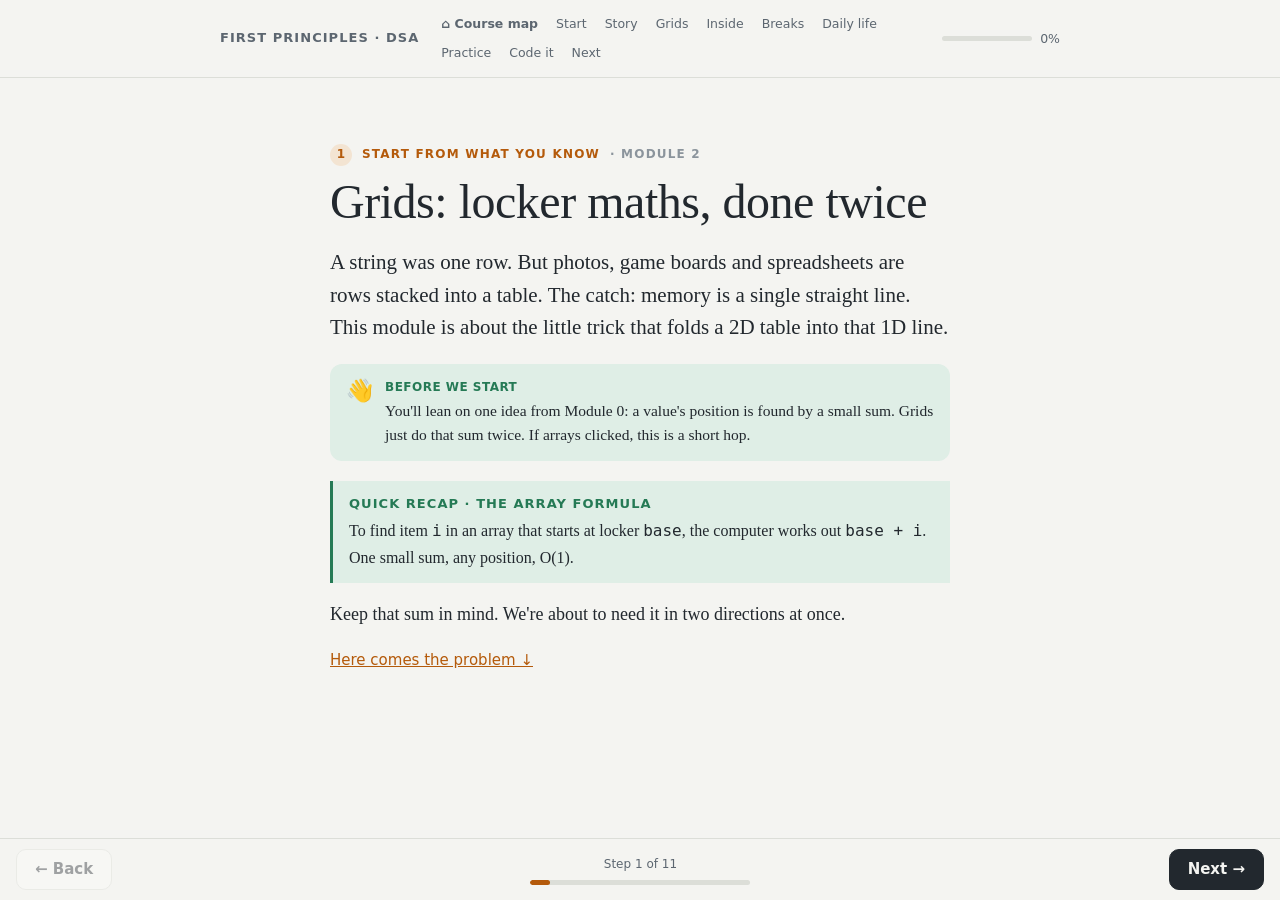
<file: modules/module-2.html>
<!doctype html>
<html lang="en">
<head>
<meta charset="utf-8">
<meta name="viewport" content="width=device-width, initial-scale=1, viewport-fit=cover">
<title>Module 2 · Grids (2D arrays) · First principles</title>
<link rel="stylesheet" href="../assets/base.css">
<link rel="manifest" href="../manifest.webmanifest">
<link rel="icon" href="../assets/icon.svg" type="image/svg+xml">
<link rel="apple-touch-icon" href="../assets/apple-touch-icon.png">
<meta name="theme-color" content="#F4F4F1" media="(prefers-color-scheme: light)">
<meta name="theme-color" content="#12161B" media="(prefers-color-scheme: dark)">
<meta name="mobile-web-app-capable" content="yes">
<meta name="apple-mobile-web-app-capable" content="yes">
<meta name="apple-mobile-web-app-status-bar-style" content="black-translucent">
<meta name="apple-mobile-web-app-title" content="First Principles">
</head>
<body>

<nav class="rail" aria-label="Module navigation">
  <div class="rail-inner">
    <span class="rail-name">First principles · DSA</span>
    <div class="rail-links">
      <a href="../index.html" style="font-weight:600;">⌂ Course map</a>
      <a href="#start">Start</a>
      <a href="#story">Story</a>
      <a href="#invention">Grids</a>
      <a href="#inside">Inside</a>
      <a href="#breaks">Breaks</a>
      <a href="#real">Daily life</a>
      <a href="#problems">Practice</a>
      <a href="#code">Code it</a>
      <a href="#plan">Next</a>
    </div>
    <div class="rail-progress" title="Your progress in this module">
      <div class="rail-bar"><span id="progress-fill"></span></div>
      <span id="progress-num">0%</span>
    </div>
  </div>
</nav>

<div id="view-m2">
<header class="hero wrap" id="start">
  <div class="stepline"><span class="dot">1</span> Start from what you know <span class="rest">· Module 2</span></div>
  <h1>Grids: locker maths, done twice</h1>
  <p class="big">A string was one row. But photos, game boards and spreadsheets are rows stacked into a table. The catch: memory is a single straight line. This module is about the little trick that folds a 2D table into that 1D line.</p>

  <div class="aside-me"><div class="face">👋</div><div class="txt"><b>Before we start</b>You'll lean on one idea from Module 0: a value's position is found by a small sum. Grids just do that sum twice. If arrays clicked, this is a short hop.</div></div>

  <div class="word"><b>Quick recap · The array formula</b>
  To find item <code>i</code> in an array that starts at locker <code>base</code>, the computer works out <code>base + i</code>. One small sum, any position, O(1).</div>

  <p>Keep that sum in mind. We're about to need it in two directions at once.</p>
  <p style="margin-top:10px;"><a href="#story" style="color:var(--accent);font-family:var(--sans);font-size:15px;">Here comes the problem ↓</a></p>
</header>

<section class="wrap" id="story">
  <div class="stepline"><span class="dot">2</span> The story <span class="rest">· why grids exist</span></div>
  <h2>Memory is a straight line. A table is not.</h2>
  <p>Every locker sits in one long hallway, numbered 0, 1, 2, 3, on and on. There is no "up" or "down" in memory. It's a single line.</p>
  <p class="big">Now the school wants a full <strong>marksheet</strong>: 30 students down the side, 5 subjects across the top. A table. Rows <em>and</em> columns.</p>
  <p class="dim small">But you only have a straight line of lockers. How do you fit a 2D table into a 1D line? Pick whatever feels natural.</p>

  <div class="chips" id="ch2-choices">
    <button data-choice="a">Keep each row as its own array, and hold a list of those rows</button>
    <button data-choice="b">Lay all the rows end to end in one long line, and use maths to find any cell</button>
    <button data-choice="c">Honestly, no idea</button>
  </div>

  <div class="reveal" id="ch2-r-a">
    <div class="response"><span class="who">Good instinct</span>That's the "array of arrays" idea, and it's real. In C++ it's <code>vector&lt;vector&lt;int&gt;&gt;</code>. But here's the twist: each of those rows is still a 1D array in a 1D memory. So underneath, the rows still have to sit somewhere on the straight line. Which leads straight to the other answer.</div>
  </div>
  <div class="reveal" id="ch2-r-b">
    <div class="response"><span class="who">That's the physical truth</span>Exactly how it works underneath. Put row 0 first, then row 1 right after it, then row 2, all in one line. To reach any cell, you do a small sum. That layout is called row-major order.</div>
  </div>
  <div class="reveal" id="ch2-r-c">
    <div class="response"><span class="who">Honest answer</span>No problem. The trick is to give up on "up and down" entirely. Lay the rows one after another in the single line, then use a sum to find any cell. Let's see it.</div>
  </div>

  <div class="reveal" id="ch2-vars">
    <p style="margin-top:22px;">Say the grid has <strong>5 columns</strong>. You store row 0 in the first 5 lockers, row 1 in the next 5, and so on:</p>
    <div class="machine">
      <div class="label">One table · folded into one line · row by row</div>
      <div class="formula">row 0 → lockers 0, 1, 2, 3, 4<br>
row 1 → lockers 5, 6, 7, 8, 9<br>
row 2 → lockers 10, 11, 12, 13, 14<br>
…<br>
cell (row <b>r</b>, col <b>c</b>) → locker <b>r × 5 + c</b></div>
      <div class="mnote">To skip past <b>r</b> whole rows you skip <b>r × 5</b> lockers (5 per row), then step <b>c</b> more to reach the column. That's the whole idea: <b>r × cols + c</b>.</div>
    </div>
    <p class="big" style="margin-top:22px;">A grid is just a 1D array with a two-part address: <strong>r × cols + c</strong>.</p>
    <p>Look familiar? It's the array sum from Module 0, done twice: once to pick the row, once to pick the column. You already had this tool.</p>
    <button class="primary" id="ch2-continue">Show me the invention →</button>
  </div>
  <p style="margin-top:26px;"><button class="skip" id="skip-story">I get it already, skip ahead</button></p>
</section>

<div class="reveal" id="rest">

<section class="wrap" id="invention">
  <div class="stepline"><span class="dot">3</span> The idea <span class="rest">· the two-part address</span></div>
  <h2>One formula runs the whole module: r × cols + c</h2>
  <p>Here's Module 2 in a single line: <strong>a 2D grid is a 1D array, and the address of cell (r, c) is r × cols + c.</strong></p>
  <div class="word"><b>New word · Grid (2D array)</b>
  A table of values with rows and columns. Physically it's one flat array, stored row by row. In C++ you usually write it as <code>vector&lt;vector&lt;int&gt;&gt;</code> and reach a cell with <code>grid[r][c]</code>.</div>
  <div class="word"><b>New words · Row-major order</b>
  Storing a grid one full row after another in memory. C and C++ use row-major. It's why the address is <code>r × cols + c</code>: each row is <code>cols</code> lockers wide.</div>

  <div class="cp" data-cp="cp1" data-answer="c">
    <div class="cp-tag">Quick check</div>
    <div class="cp-q">A grid has 5 columns. What flat locker holds cell (row 2, col 3)?</div>
    <div class="cp-opts">
      <button data-opt="a">Locker 5, because 2 + 3 = 5</button>
      <button data-opt="b">Locker 23, just read the numbers together</button>
      <button data-opt="c">Locker 13, because 2 × 5 + 3 = 13</button>
    </div>
    <div class="cp-fb"><b>Nailed it</b>Skip 2 whole rows (2 × 5 = 10 lockers), then step 3 more columns. 10 + 3 = 13. That is the entire trick of grids.</div>
    <div class="cp-nudge">Not quite. To get past 2 full rows you skip 2 × cols lockers first, then add the column. Try the sum again.</div>
  </div>

  <div class="aside-me"><div class="face">🎁</div><div class="txt"><b>The free gift, again</b>Because a grid is a flat array underneath, the O(1) jump comes along: any cell in one sum, no searching. And nesting keeps working. A colour photo is a grid of pixels, and each pixel is itself three numbers (red, green, blue). Grids inside grids, sums inside sums.</div></div>
</section>

<section class="wide" id="inside">
  <div class="wrap" style="padding:0;">
    <div class="stepline"><span class="dot">4</span> Look inside <span class="rest">· watch the table fold into a line</span></div>
    <h2>Click a cell, see its flat locker</h2>
    <p>Below is a 4-by-5 grid. Each cell already shows its flat locker number. Click any cell and watch the same position light up in the single memory line underneath. Then try lighting a whole row versus a whole column.</p>
  </div>
  <div class="machine">
    <div class="label">Grid → memory · 4 rows × 5 columns · click any cell</div>
    <div class="gridwrap">
      <div>
        <div class="lbl">The grid (what you see)</div>
        <div class="grid2d" id="grid-cells"></div>
      </div>
    </div>
    <div class="formula" id="grid-formula" style="margin-top:18px;">Click a cell to see its address: <b>r × 5 + c</b>.</div>
    <div class="lbl" style="margin-top:14px;color:var(--machine-dim);font-family:var(--sans);font-size:11px;font-weight:700;letter-spacing:0.1em;">The real memory (one straight line)</div>
    <div class="cells-outer"><div class="cells" id="flat-cells"></div></div>
    <div class="mrow">
      <button id="btn-lightrow" disabled>Light the whole row</button>
      <button id="btn-lightcol" disabled>Light the whole column</button>
    </div>
    <div class="mnote" id="grid-note">Notice this when you try it: a whole <b>row</b> is a solid run of neighbours in memory, but a whole <b>column</b> is scattered, one cell every 5 lockers.</div>
  </div>
  <div class="wrap" style="padding:0;">
    <div class="word"><b>Why the column is scattered</b>
    Cells in a row sit next to each other (positions 5, 6, 7, 8, 9). Cells in a column are a full row apart (positions 3, 8, 13, 18). That gap is exactly <code>cols</code>, and it's about to matter for speed.</div>
  </div>
</section>

<section class="wrap" id="whys">
  <div class="stepline"><span class="dot">✦</span> Bonus <span class="rest">· go deeper, optional</span></div>
  <h2>Still curious? Keep asking why</h2>
  <p class="dim small">Optional. Press <em>why?</em> to open each reason. Skip and return whenever.</p>

  <div class="claim">
    <div class="head">Walking a row is fast. Walking a column is slow.<button class="why-btn">why?</button></div>
    <div class="why-panel">
      <p>Remember the cache from Module 0? Reading one locker photocopies its whole shelf of neighbours for free. A row's cells are neighbours, so scanning a row rides that free ride. A column's cells are <code>cols</code> lockers apart, so every step lands on a different shelf and pays the long trip again. Same data, same loop, but row-order can be many times faster.</p>
      <div class="head small">So should I always loop rows first, then columns?<button class="why-btn">why?</button></div>
      <div class="why-panel">
        <p>In a row-major language like C++, yes: put the row loop on the outside and the column loop on the inside, so you move along memory in order. It's a free speed-up you get just by ordering two loops correctly.</p>
      </div>
    </div>
  </div>

  <div class="claim">
    <div class="head">The address is <code>r × cols + c</code>, not <code>r × rows + c</code>.<button class="why-btn">why?</button></div>
    <div class="why-panel">
      <p>You're skipping <em>rows</em>, and each row is <code>cols</code> lockers wide. To jump past 2 rows in a 5-column grid you skip 2 × 5 lockers, not 2 × (number of rows). The multiplier is always the width of a row, which is the column count.</p>
    </div>
  </div>

  <div class="claim">
    <div class="head">A colour photo is a grid where each cell is three numbers.<button class="why-btn">why?</button></div>
    <div class="why-panel">
      <p>Each pixel needs a red, a green, and a blue value (0 to 255 each). So an image is really a grid of pixels, and each pixel is a tiny array of 3. The address maths just nests one more level: find the pixel with <code>r × cols + c</code>, then step to the colour you want. This is exactly how image filters and every photo app work under the hood.</p>
    </div>
  </div>
</section>

<section class="wide" id="breaks">
  <div class="wrap" style="padding:0;">
    <div class="stepline"><span class="dot">5</span> Where it hurts <span class="rest">· the grid costs</span></div>
    <h2>Grids inherit array pain, and add a direction tax</h2>
    <p>A grid is a flat array, so it carries every array weakness. Then the second dimension adds costs of its own.</p>
  </div>
  <div class="wrap" style="padding:0;">
    <div class="cards">
      <div class="rcard"><h3>Wrong-direction loops</h3><span class="dim">Scanning column by column in a row-major grid fights the cache. The exact same work can run several times slower purely because of loop order.</span></div>
      <div class="rcard"><h3>Adding a row or column</h3><span class="dim">Growing a grid means finding a bigger block and copying everything across, just like an array outgrowing its row. O(rows × cols).</span></div>
      <div class="rcard"><h3>Mostly-empty grids waste space</h3><span class="dim">A 10,000 × 10,000 grid with a handful of real values still reserves 100 million lockers. Sparse data needs a smarter structure later.</span></div>
      <div class="rcard"><h3>Off-by-one at the edges</h3><span class="dim">Looking at a cell's neighbours means checking you didn't fall off row 0, the last row, or either side. Forgetting an edge check is the most common grid bug.</span></div>
    </div>
    <div class="cp" data-cp="cp2" data-answer="b">
      <div class="cp-tag">Quick check</div>
      <div class="cp-q">Two loops sum a big grid. One goes row-by-row, the other column-by-column. Same answer. Why can the column version be much slower?</div>
      <div class="cp-opts">
        <button data-opt="a">It isn't, loop order never matters</button>
        <button data-opt="b">Column cells are far apart in memory, so each step misses the cache and pays the long trip</button>
        <button data-opt="c">Columns have more numbers than rows</button>
      </div>
      <div class="cp-fb"><b>Exactly</b>Row cells are neighbours and ride the free cache shelf. Column cells are <code>cols</code> lockers apart, so nearly every read is a fresh long trip to memory. Same maths, very different speed.</div>
      <div class="cp-nudge">Think back to the cache from Module 0: reading one locker brings its neighbours for free. Which direction keeps you among neighbours? Try again.</div>
    </div>
    <div class="aside-me"><div class="face">🔑</div><div class="txt"><b>Same bones</b>Grid access is O(1), a grid scan is O(rows × cols), growing is O(rows × cols), and the cache still rules. Nothing here is new. It's the array, wearing a second dimension.</div></div>
  </div>
</section>

<section class="wrap" id="real">
  <div class="stepline"><span class="dot">6</span> Daily life <span class="rest">· grids are everywhere</span></div>
  <h2>Where grids hide in your day</h2>
  <div class="cards">
    <div class="rcard"><h3>Every screen and photo</h3><span class="dim">Your display is a grid of pixels. A photo is a grid of colours. Cropping, rotating and filters are all grid maths.</span></div>
    <div class="rcard"><h3>Game boards</h3><span class="dim">Chess, tic-tac-toe, Minesweeper, Tetris. All grids, checked cell by cell and neighbour by neighbour.</span></div>
    <div class="rcard"><h3>Spreadsheets</h3><span class="dim">Rows and columns, and "cell C42" is just row 41, column 2. Locker maths, twice.</span></div>
    <div class="rcard"><h3>Maps and tiles</h3><span class="dim">Map apps break the world into a grid of square tiles and load the ones you can see.</span></div>
    <div class="rcard"><h3>AI and matrices</h3><span class="dim">Neural networks are stacks of grids (matrices) of numbers, multiplied together billions of times.</span></div>
    <div class="rcard"><h3>Excel heatmaps and tables</h3><span class="dim">Any table of data you've ever sorted or coloured is a grid underneath.</span></div>
  </div>

  <div class="next-card">
    <h3>Coming next: scanning smarter</h3>
    You've now seen "two pointers" and "count into a small array" show up again and again. Module 3 makes them official: <strong>two pointers and the sliding window</strong>, two techniques for scanning a row without wasting passes. After that, grids come back in disguise as your first graphs.
  </div>
</section>

<section class="wrap" id="problems">
  <div class="stepline"><span class="dot">7</span> Practice <span class="rest">· think first</span></div>
  <h2>Spot the grid pattern</h2>
  <p class="dim small">Three real situations. Hints are questions, not answers. Try each in your head first. Watch how often the answer is "walk the grid with two nested loops and get the index maths right".</p>

  <div class="problem" id="p1">
    <div class="ltag" style="margin-bottom:10px; color:var(--accent);">Problem 1 · warm-up</div>
    <div class="scenario">A photo tool needs a "flip along the diagonal" button (swap rows and columns). The pixel at row r, column c should end up at row c, column r. This is a transpose.</div>
    <div class="layer"><div class="ltag">Lead your own thinking</div>
      <div class="hints" data-hints="p1">
        <div class="hint"><b>Hint 1 · what is the data?</b>A grid of pixels. What two things identify one pixel, and what should swap between them?</div>
        <div class="hint"><b>Hint 2 · the move</b>If the value at (r, c) must go to (c, r), what does the output cell (c, r) simply copy from?</div>
        <div class="hint"><b>Hint 3 · how do you visit every cell?</b>What pair of loops walks every (r, c) in the grid exactly once?</div>
      </div>
      <button data-next-hint="p1">Reveal hint 1</button>
    </div>
    <div class="layer">
      <div class="ltag">Discussion</div>
      <button data-reveal="p1-d">I've decided my answer, show the discussion</button>
      <div class="reveal" id="p1-d">
        <p style="margin-top:12px;">Walk every cell with two nested loops and copy: <code>out[c][r] = in[r][c]</code>. That's it. Cost is O(rows × cols) because you touch each cell once, and you can't do better since every value has to move. <strong>Transpose is the grid version of "just visit everything and place it where it belongs".</strong></p>
      </div>
    </div>
  </div>

  <div class="problem" id="p2">
    <div class="ltag" style="margin-bottom:10px; color:var(--accent);">Problem 2 · the edges</div>
    <div class="scenario">In Minesweeper, each square shows how many of its 8 surrounding squares hold a mine. You must count a cell's mine-neighbours without crashing when the cell sits on an edge or corner.</div>
    <div class="layer"><div class="ltag">Lead your own thinking</div>
      <div class="hints" data-hints="p2">
        <div class="hint"><b>Hint 1 · what are the neighbours?</b>For a cell at (r, c), what are the row and column offsets of its 8 neighbours? (Think -1, 0, +1 in each direction.)</div>
        <div class="hint"><b>Hint 2 · the danger</b>A corner cell has only 3 real neighbours. What goes wrong if you blindly read (r-1, c-1) at row 0?</div>
        <div class="hint"><b>Hint 3 · the guard</b>Before reading a neighbour, what must you check about its row and column?</div>
        <div class="hint"><b>Hint 4 · tidy it</b>Could you loop the offsets -1, 0, +1 for both directions, skip the (0,0) that means "yourself", and check bounds each time?</div>
      </div>
      <button data-next-hint="p2">Reveal hint 1</button>
    </div>
    <div class="layer">
      <div class="ltag">Discussion</div>
      <button data-reveal="p2-d">I've decided my answer, show the discussion</button>
      <div class="reveal" id="p2-d">
        <p style="margin-top:12px;">Loop the row offset and column offset each over -1, 0, +1. Skip the (0, 0) case (that's the cell itself). For every other offset, first check the neighbour's row is between 0 and rows-1 and its column is between 0 and cols-1, then count it if it's a mine. <strong>The bounds check is the whole problem. Grids live and die at their edges.</strong></p>
      </div>
    </div>
  </div>

  <div class="problem" id="p3">
    <div class="ltag" style="margin-bottom:10px; color:var(--accent);">Problem 3 · direction and speed</div>
    <div class="scenario">A data tool sums every number in a giant grid. It's correct but slow. A colleague swears they made it 5 times faster without changing the maths at all. How?</div>
    <div class="layer"><div class="ltag">Lead your own thinking</div>
      <div class="hints" data-hints="p3">
        <div class="hint"><b>Hint 1 · what could change if not the maths?</b>If the answer is identical, what about <em>how</em> the cells are visited could differ?</div>
        <div class="hint"><b>Hint 2 · recall the cache</b>Which order keeps you reading neighbouring lockers: row on the outside and column inside, or the reverse?</div>
        <div class="hint"><b>Hint 3 · the fix</b>The slow version loops columns on the outside. What one swap makes every read land among neighbours?</div>
      </div>
      <button data-next-hint="p3">Reveal hint 1</button>
    </div>
    <div class="layer">
      <div class="ltag">Discussion</div>
      <button data-reveal="p3-d">I've decided my answer, show the discussion</button>
      <div class="reveal" id="p3-d">
        <p style="margin-top:12px;">Same maths, different order. The slow loop walked column by column, so every read jumped <code>cols</code> lockers and missed the cache. Put the row loop on the outside and the column loop on the inside, and now you slide along memory in order, riding the free cache shelf. <strong>No new algorithm, just loops in the friendly order.</strong> This is one of the easiest real speed-ups you'll ever ship.</p>
      </div>
    </div>
  </div>
</section>

<section class="wrap" id="code">
  <div class="stepline"><span class="dot">8</span> Now code it <span class="rest">· C++, interview-style</span></div>
  <h2>Two grid problems, same five-step method</h2>
  <p>Same method as always: understand, brute force, find the waste, pseudo-code, then code and cost. The second problem reuses both transpose and the reverse you learned on strings.</p>
  <p class="dim small">Try each yourself first. Open a step only after a real attempt.</p>

  <div class="lc">
    <div class="lc-head"><span class="lc-tag lc-easy">Easy · warm-up</span><span class="lc-src">LeetCode 867 · Transpose Matrix</span></div>
    <div class="lc-statement">
      <p>Return the transpose of a grid: flip it along its main diagonal so rows become columns.</p>
      <p class="lc-eg">Example: <code>[[1,2,3],[4,5,6]]</code> becomes <code>[[1,4],[2,5],[3,6]]</code></p>
    </div>

    <div class="lc-step">
      <div class="lc-snum">Step 1 · Understand it</div>
      <button class="unfold-btn">Say it back in plain words</button>
      <div class="unfold"><div class="lc-body">
        <p>The value at row r, column c moves to row c, column r. If the input is R rows by C columns, the output is C rows by R columns. Edge case worth noting: the grid need not be square, so the output's shape is the input's shape flipped.</p>
      </div></div>
    </div>

    <div class="lc-step">
      <div class="lc-snum">Step 2 · Brute force first</div>
      <button class="unfold-btn">The straightforward way</button>
      <div class="unfold"><div class="lc-body">
        <p>Make a fresh grid with the flipped shape (C rows, R columns). Walk every cell of the input with two nested loops and drop each value into its swapped spot. There's honestly no slower "brute force" here, because every value has to move exactly once. The only real question is getting the shape and indices right.</p>
      </div></div>
    </div>

    <div class="lc-step">
      <div class="lc-snum">Step 3 · Find the shape (the only trap)</div>
      <button class="unfold-btn">Where do people slip?</button>
      <div class="unfold"><div class="lc-body">
        <p>The single mistake is sizing the output. It is <strong>C rows by R columns</strong>, not R by C. Get that backwards and you index out of bounds the moment the grid isn't square. Size it right and the copy is trivial: <code>out[c][r] = in[r][c]</code>.</p>
      </div></div>
    </div>

    <div class="lc-step">
      <div class="lc-snum">Step 4 · Pseudo-code it</div>
      <button class="unfold-btn">Plain-language steps</button>
      <div class="unfold"><div class="lc-body">
        <div class="codelabel">Pseudo-code · visit and place</div>
        <pre>R = number of rows, C = number of columns
make out with C rows and R columns
for r from 0 to R-1:
    for c from 0 to C-1:
        out[c][r] = in[r][c]
return out</pre>
      </div></div>
    </div>

    <div class="lc-step">
      <div class="lc-snum">Step 5 · Code it, then cost it</div>
      <button class="unfold-btn">Show the code and the cost</button>
      <div class="unfold"><div class="lc-body">
        <div class="codelabel">C++</div>
        <pre><span class="k">vector</span>&lt;<span class="k">vector</span>&lt;<span class="k">int</span>&gt;&gt; transpose(<span class="k">vector</span>&lt;<span class="k">vector</span>&lt;<span class="k">int</span>&gt;&gt;&amp; m) {
    <span class="k">int</span> R = m.size(), C = m[0].size();
    <span class="k">vector</span>&lt;<span class="k">vector</span>&lt;<span class="k">int</span>&gt;&gt; out(C, <span class="k">vector</span>&lt;<span class="k">int</span>&gt;(R));
    <span class="k">for</span> (<span class="k">int</span> r = 0; r &lt; R; r++)
        <span class="k">for</span> (<span class="k">int</span> c = 0; c &lt; C; c++)
            out[c][r] = m[r][c];
    <span class="k">return</span> out;
}</pre>
        <p><strong>Time: O(R × C)</strong>, every cell touched once. <strong>Space: O(R × C)</strong> for the output grid.</p>
        <p style="color:var(--muted);font-size:15px;">Connects to: this "visit every cell with two nested loops" is the backbone of almost every grid problem you'll ever solve.</p>
      </div></div>
    </div>
  </div>

  <div class="lc">
    <div class="lc-head"><span class="lc-tag lc-med">Medium</span><span class="lc-src">LeetCode 48 · Rotate Image</span></div>
    <div class="lc-statement">
      <p>Rotate a square grid 90 degrees clockwise, <strong>in place</strong> (no second grid).</p>
      <p class="lc-eg">Example: <code>[[1,2,3],[4,5,6],[7,8,9]]</code> becomes <code>[[7,4,1],[8,5,2],[9,6,3]]</code></p>
    </div>

    <div class="lc-step">
      <div class="lc-snum">Step 1 · Understand it</div>
      <button class="unfold-btn">Say it back in plain words</button>
      <div class="unfold"><div class="lc-body">
        <p>The top row becomes the right column, the right column becomes the bottom row, and so on. The grid is square (n by n), and we may not use a second grid. So we have to rearrange the values we already have.</p>
      </div></div>
    </div>

    <div class="lc-step">
      <div class="lc-snum">Step 2 · Brute force first</div>
      <button class="unfold-btn">The easy-but-banned way</button>
      <div class="unfold"><div class="lc-body">
        <p>Make a new grid and place each value where a 90-degree rotation sends it: <code>out[c][n-1-r] = in[r][c]</code>. It works and it's easy to reason about. But it uses a whole second grid, and the problem said in place. So we need the same result without the extra space.</p>
      </div></div>
    </div>

    <div class="lc-step">
      <div class="lc-snum">Step 3 · Find the waste (two moves you already know)</div>
      <button class="unfold-btn">Combine two old tricks</button>
      <div class="unfold"><div class="lc-body">
        <p>Here's the elegant part. A clockwise rotation is exactly <strong>transpose, then reverse each row</strong>. You already know both. Transpose flips across the diagonal (swap (r,c) with (c,r)), which you can do in place. Then reversing each row (two pointers, from Module 1) finishes the rotation. Two familiar moves, no second grid.</p>
      </div></div>
    </div>

    <div class="lc-step">
      <div class="lc-snum">Step 4 · Pseudo-code it</div>
      <button class="unfold-btn">Plain-language steps</button>
      <div class="unfold"><div class="lc-body">
        <div class="codelabel">Pseudo-code · transpose, then reverse rows</div>
        <pre>n = size of the grid
// transpose in place: swap across the diagonal
for r from 0 to n-1:
    for c from r+1 to n-1:
        swap grid[r][c] and grid[c][r]
// reverse each row
for r from 0 to n-1:
    reverse grid[r]</pre>
      </div></div>
    </div>

    <div class="lc-step">
      <div class="lc-snum">Step 5 · Code it, then cost it</div>
      <button class="unfold-btn">Show the code and the cost</button>
      <div class="unfold"><div class="lc-body">
        <div class="codelabel">C++</div>
        <pre><span class="k">void</span> rotate(<span class="k">vector</span>&lt;<span class="k">vector</span>&lt;<span class="k">int</span>&gt;&gt;&amp; m) {
    <span class="k">int</span> n = m.size();
    <span class="k">for</span> (<span class="k">int</span> r = 0; r &lt; n; r++)
        <span class="k">for</span> (<span class="k">int</span> c = r + 1; c &lt; n; c++)
            swap(m[r][c], m[c][r]);      <span class="c">// transpose</span>
    <span class="k">for</span> (<span class="k">int</span> r = 0; r &lt; n; r++)
        reverse(m[r].begin(), m[r].end());  <span class="c">// reverse each row</span>
}</pre>
        <p><strong>Time: O(n²)</strong>, each cell is touched a constant number of times. <strong>Space: O(1)</strong>, all swaps happen inside the grid.</p>
        <p style="color:var(--muted);font-size:15px;">Connects to: transpose (problem 1) plus reverse-with-two-pointers (Module 1). A "hard" problem dissolves into two easy ones you already owned.</p>
      </div></div>
    </div>
  </div>

  <div class="aside-me"><div class="face">🔁</div><div class="txt"><b>The loop continues</b>Same five steps, new shapes. Below is your grid problem set, easy first. Solve with the method, then re-solve the tricky ones in a week.</div></div>

  <h3 style="margin-top:30px;font-family:var(--sans);">Your grid problem set · easy first</h3>
  <p class="dim small">Do them in order. The last two point straight at the next arcs.</p>
  <div class="probset">
    <div class="probrow"><span class="lc-tag lc-easy">Easy</span><span class="pname">Flood Fill</span> <span class="pnote">Paint a region from a starting cell. <b>Foreshadows:</b> DFS and graphs, Arc 4.</span></div>
    <div class="probrow"><span class="lc-tag lc-easy">Easy</span><span class="pname">Matrix Diagonal Sum</span> <span class="pnote">Add the two diagonals with careful indexing.</span></div>
    <div class="probrow"><span class="lc-tag lc-med">Medium</span><span class="pname">Set Matrix Zeroes</span> <span class="pnote">If a cell is 0, zero its whole row and column. Watch the order of writes.</span></div>
    <div class="probrow"><span class="lc-tag lc-med">Medium</span><span class="pname">Spiral Matrix</span> <span class="pnote">Peel the grid in a spiral. Four moving boundaries.</span></div>
    <div class="probrow"><span class="lc-tag lc-med">Medium</span><span class="pname">Number of Islands</span> <span class="pnote">Count connected regions. <b>Foreshadows:</b> graph traversal, Arc 4.</span></div>
  </div>
  <p class="dim small">Solve the easy ones with the five steps before the mediums. Always finish at real C++ and a stated O() cost.</p>
</section>

<hr class="sep">

<section class="wrap" id="understanding">
  <div class="eyebrow">Your progress · measured in understanding</div>
  <h2>The grids checklist</h2>
  <p class="dim small">Tick a box only when you could explain that line out loud, with this page closed. Your ticks are saved on this device.</p>
  <div class="check" id="checklist">
    <label><input type="checkbox" data-key="fold"><span>I can explain <strong>why a 2D grid lives in 1D memory</strong>, stored one full row after another</span></label>
    <label><input type="checkbox" data-key="formula"><span>I can compute a cell's flat address with <strong><code>r × cols + c</code></strong>, and explain why the multiplier is the column count</span></label>
    <label><input type="checkbox" data-key="cache"><span>I can explain <strong>why walking a row is cache-fast but walking a column is slow</strong></span></label>
    <label><input type="checkbox" data-key="transpose"><span>I can <strong>transpose a grid</strong> with two nested loops and state its O(rows × cols) cost</span></label>
    <label><input type="checkbox" data-key="rotate"><span>I can <strong>rotate a square grid in place</strong> by transposing then reversing each row</span></label>
    <label><input type="checkbox" data-key="edges"><span>I can safely <strong>check a cell's neighbours</strong> with bounds checks at the grid's edges</span></label>
    <label><input type="checkbox" data-key="solved"><span>I <strong>solved both coding problems myself</strong> in C++ before opening the steps</span></label>
  </div>
  <p id="check-msg" class="small dim"></p>
</section>

<section class="wrap" id="plan">
  <div class="eyebrow">The road ahead</div>
  <h2>What you unlocked, and what's next</h2>
  <p>Three modules in, you've seen the same handful of moves keep returning: the address sum, two pointers, counting into a small array, and the cache. That's the whole secret. New topics are old moves in new shapes.</p>
  <div class="week">
    <h3><span>Next</span> Module 3 · Two pointers & sliding window</h3>
    <ul>
      <li>You've used two pointers three times now. Time to make it a deliberate tool.</li>
      <li>The sliding window: scan a row once instead of re-scanning ranges over and over.</li>
      <li>These two techniques quietly power a huge slice of easy and medium interview questions.</li>
    </ul>
    <div class="goal">When you're ready, tell Claude: "Module 3: Two pointers and sliding window".</div>
  </div>
  <p class="dim small" style="margin-top:20px;">Finish the checklist above first. Then carry the address sum and the cache rule forward. Grids will return as graphs before long.</p>
</section>

<footer>
  First principles · Module 2 of the why-first DSA course · a grid is an array with a second dimension
</footer>

</div>
</div>

<script src="../assets/module2.js"></script>
<script src="../assets/stepper.js"></script>
</body>
</html>
</file>
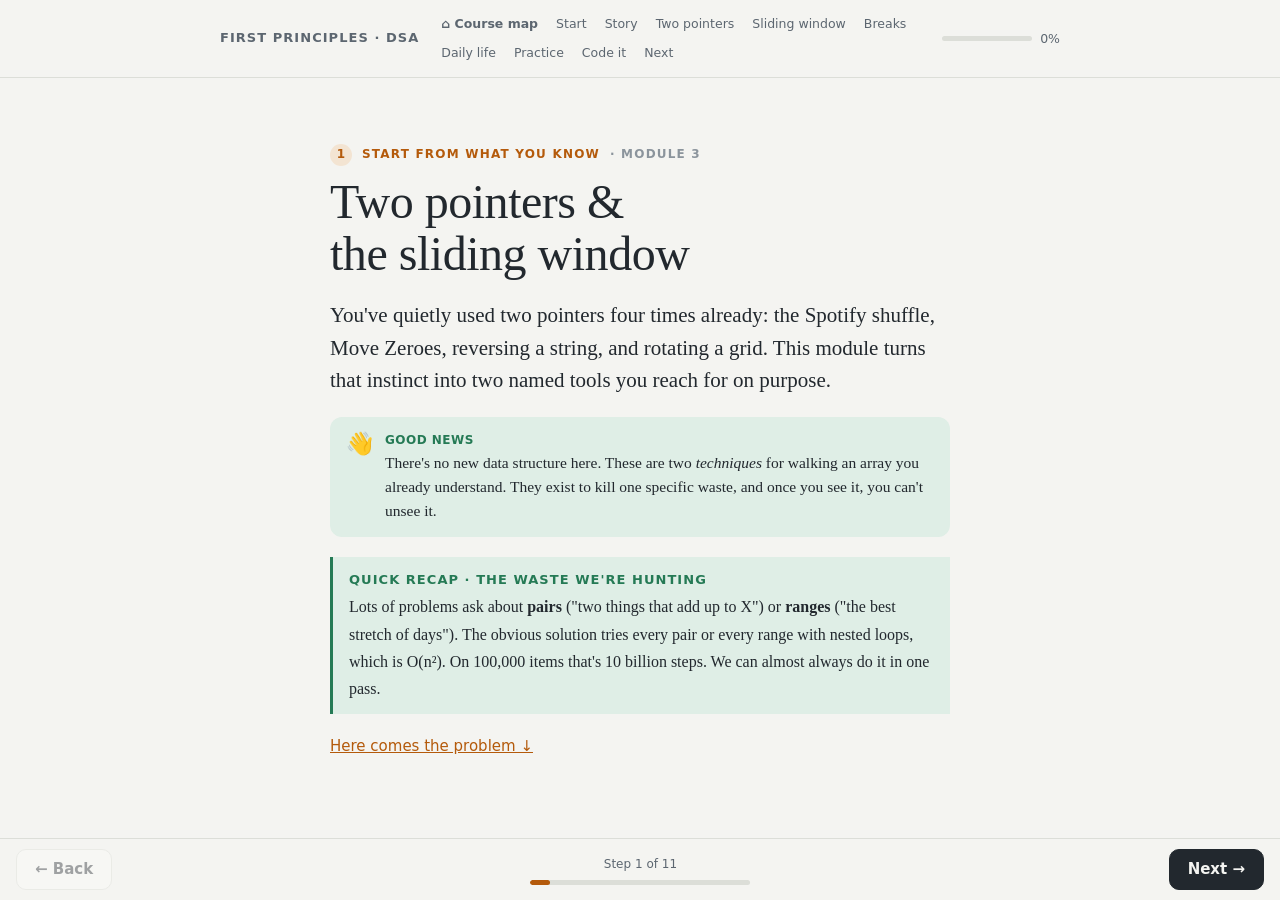
<file: modules/module-3.html>
<!doctype html>
<html lang="en">
<head>
<meta charset="utf-8">
<meta name="viewport" content="width=device-width, initial-scale=1, viewport-fit=cover">
<title>Module 3 · Two pointers & sliding window · First principles</title>
<link rel="stylesheet" href="../assets/base.css">
<link rel="manifest" href="../manifest.webmanifest">
<link rel="icon" href="../assets/icon.svg" type="image/svg+xml">
<link rel="apple-touch-icon" href="../assets/apple-touch-icon.png">
<meta name="theme-color" content="#F4F4F1" media="(prefers-color-scheme: light)">
<meta name="theme-color" content="#12161B" media="(prefers-color-scheme: dark)">
<meta name="mobile-web-app-capable" content="yes">
<meta name="apple-mobile-web-app-capable" content="yes">
<meta name="apple-mobile-web-app-status-bar-style" content="black-translucent">
<meta name="apple-mobile-web-app-title" content="First Principles">
</head>
<body>

<nav class="rail" aria-label="Module navigation">
  <div class="rail-inner">
    <span class="rail-name">First principles · DSA</span>
    <div class="rail-links">
      <a href="../index.html" style="font-weight:600;">⌂ Course map</a>
      <a href="#start">Start</a>
      <a href="#story">Story</a>
      <a href="#twoptr">Two pointers</a>
      <a href="#window">Sliding window</a>
      <a href="#breaks">Breaks</a>
      <a href="#real">Daily life</a>
      <a href="#problems">Practice</a>
      <a href="#code">Code it</a>
      <a href="#plan">Next</a>
    </div>
    <div class="rail-progress" title="Your progress in this module">
      <div class="rail-bar"><span id="progress-fill"></span></div>
      <span id="progress-num">0%</span>
    </div>
  </div>
</nav>

<div id="view-m3">
<header class="hero wrap" id="start">
  <div class="stepline"><span class="dot">1</span> Start from what you know <span class="rest">· Module 3</span></div>
  <h1>Two pointers &amp; the sliding window</h1>
  <p class="big">You've quietly used two pointers four times already: the Spotify shuffle, Move Zeroes, reversing a string, and rotating a grid. This module turns that instinct into two named tools you reach for on purpose.</p>

  <div class="aside-me"><div class="face">👋</div><div class="txt"><b>Good news</b>There's no new data structure here. These are two <em>techniques</em> for walking an array you already understand. They exist to kill one specific waste, and once you see it, you can't unsee it.</div></div>

  <div class="word"><b>Quick recap · The waste we're hunting</b>
  Lots of problems ask about <strong>pairs</strong> ("two things that add up to X") or <strong>ranges</strong> ("the best stretch of days"). The obvious solution tries every pair or every range with nested loops, which is O(n²). On 100,000 items that's 10 billion steps. We can almost always do it in one pass.</div>

  <p style="margin-top:10px;"><a href="#story" style="color:var(--accent);font-family:var(--sans);font-size:15px;">Here comes the problem ↓</a></p>
</header>

<section class="wrap" id="story">
  <div class="stepline"><span class="dot">2</span> The story <span class="rest">· the nested-loop wall</span></div>
  <h2>Checking every pair is 10 billion steps. There has to be a better way.</h2>
  <p>A buyer gives you a <strong>sorted</strong> list of house prices and a budget. They want two houses whose prices add up to exactly the budget.</p>
  <p class="big">Prices: <code>1, 2, 4, 7, 9, 11, 15</code>. Budget: <code>11</code>. Find a pair that sums to 11.</p>
  <p class="dim small">You could try every pair. But the list is already sorted, smallest to largest. Does that ordering let you avoid checking all of them? Pick whatever feels natural.</p>

  <div class="chips" id="ch3-choices">
    <button data-choice="a">Try every pair: for each price, check it against every other price</button>
    <button data-choice="b">Use the sort: start with the smallest and largest, and squeeze inward</button>
    <button data-choice="c">Honestly, no idea</button>
  </div>

  <div class="reveal" id="ch3-r-a">
    <div class="response"><span class="who">It works, but</span>That's the brute force, and it's fine for tiny lists. But it's O(n²): for every price you re-scan the whole list. On big inputs it falls over. And it completely ignores the gift you were handed: the list is sorted. Let's use that gift.</div>
  </div>
  <div class="reveal" id="ch3-r-b">
    <div class="response"><span class="who">That's the move</span>Exactly. Put one finger on the smallest price and one on the largest. Their sum tells you which way to move. Sorted order means every move is a sure thing, never a guess.</div>
  </div>
  <div class="reveal" id="ch3-r-c">
    <div class="response"><span class="who">Honest answer</span>No problem. Here's the trick: put one finger at each end of the sorted list. If their sum is too big, you need a smaller number, so move the right finger left. If it's too small, move the left finger right. Watch it below.</div>
  </div>

  <div class="reveal" id="ch3-vars">
    <p style="margin-top:22px;">The key insight: on a <strong>sorted</strong> list, the sum of the two ends tells you exactly which finger to move. Too big? The right end is the only thing you can shrink. Too small? The left end is the only thing you can grow. You never waste a move.</p>
    <button class="primary" id="ch3-continue">Show me the technique →</button>
  </div>
  <p style="margin-top:26px;"><button class="skip" id="skip-story">I get it already, skip ahead</button></p>
</section>

<div class="reveal" id="rest">

<section class="wide" id="twoptr">
  <div class="wrap" style="padding:0;">
    <div class="stepline"><span class="dot">3</span> Technique one <span class="rest">· two pointers, converging</span></div>
    <h2>Two pointers: start at both ends, squeeze inward</h2>
    <p>Put a <strong>left</strong> pointer at the smallest value and a <strong>right</strong> pointer at the largest. Look at their sum, then move exactly one pointer based on what you need. Press step and watch it hunt for the pair.</p>
  </div>
  <div class="machine">
    <div class="label">Sorted prices · target 11 · two pointers converging</div>
    <div class="cells-outer"><div class="cells" id="tp-cells"></div></div>
    <div class="formula" id="tp-formula">left + right = <b id="tp-sum">?</b> &nbsp; (target 11)</div>
    <div class="mrow">
      <button id="btn-tp-step">Step</button>
      <button id="btn-tp-reset">Reset</button>
    </div>
    <div class="mnote" id="tp-msg">Two lit lockers are the pointers. Each step compares their sum to the target and moves one pointer. No pair is ever checked twice.</div>
  </div>
  <div class="wrap" style="padding:0;">
    <div class="word"><b>Why it's O(n)</b>
    Each step moves a pointer inward by one, and the two pointers only ever move toward each other. So together they take at most n steps before they meet. One pass, not n passes. That's the whole win: O(n²) becomes O(n).</div>

    <div class="cp" data-cp="cp1" data-answer="b">
      <div class="cp-tag">Quick check</div>
      <div class="cp-q">Left + right is bigger than the target. Which pointer do you move, and why?</div>
      <div class="cp-opts">
        <button data-opt="a">Move the left pointer right, to get a bigger number</button>
        <button data-opt="b">Move the right pointer left, because that's the only way to make the sum smaller</button>
        <button data-opt="c">Move both, to save time</button>
      </div>
      <div class="cp-fb"><b>Right</b>The sum is too big, so you need a smaller value. On a sorted list, stepping the right pointer left is the only move that shrinks the sum. That certainty is exactly what sorting buys you.</div>
      <div class="cp-nudge">The sum is too big, so you want it smaller. On a sorted list, which end holds the value you can shrink? Try again.</div>
    </div>

    <div class="aside-me"><div class="face">⚠️</div><div class="txt"><b>The one catch</b>Converging two pointers relies on the list being <strong>sorted</strong>. Without an order, moving a pointer tells you nothing, so the trick falls apart. If the data isn't sorted, either sort it first (Module 9) or reach for a different tool (hash maps, Module 7).</div></div>
  </div>
</section>

<section class="wide" id="window">
  <div class="wrap" style="padding:0;">
    <div class="stepline"><span class="dot">4</span> Technique two <span class="rest">· the sliding window</span></div>
    <h2>Sliding window: reuse the range instead of rebuilding it</h2>
    <p>Now a different pain. "What's the best stretch of k days?" The lazy way re-adds every window from scratch, which is O(n × k). But two neighbouring windows overlap almost entirely. So when the window slides one step right, just <strong>add the new value and subtract the one that fell off</strong>. Press step and watch the sum update without recounting.</p>
  </div>
  <div class="machine">
    <div class="label">Daily spend · window of 3 days · slide it right</div>
    <div class="cells-outer"><div class="cells" id="sw-cells"></div></div>
    <div class="formula">window sum = <b id="sw-sum">?</b> &nbsp;·&nbsp; best so far = <b id="sw-max">?</b></div>
    <div class="mrow">
      <button id="btn-sw-step">Slide right</button>
      <button id="btn-sw-reset">Reset</button>
    </div>
    <div class="mnote" id="sw-msg">The lit lockers are the current window. Each slide does one add and one subtract, no matter how wide the window is. That's the trick.</div>
  </div>
  <div class="wrap" style="padding:0;">
    <div class="word"><b>Two flavours of window</b>
    A <strong>fixed</strong> window (like this one) stays the same width and just slides. A <strong>variable</strong> window grows its right edge to include more, then shrinks its left edge when a rule breaks (for example "no repeated letters"). Same idea, both edges are just pointers moving forward, never backward.</div>

    <div class="cp" data-cp="cp2" data-answer="a">
      <div class="cp-tag">Quick check</div>
      <div class="cp-q">A window of width 500 slides one step right. How much work to get the new sum?</div>
      <div class="cp-opts">
        <button data-opt="a">Constant: add the one entering, subtract the one leaving</button>
        <button data-opt="b">500 additions, you re-add the whole window</button>
        <button data-opt="c">It depends on the numbers inside</button>
      </div>
      <div class="cp-fb"><b>Exactly</b>The two windows share 499 of their 500 values. Only one enters and one leaves, so it's one add and one subtract, O(1) per slide. That's what turns O(n × k) into O(n).</div>
      <div class="cp-nudge">The old and new windows overlap almost entirely. How many values actually change when you slide by one? Try again.</div>
    </div>
  </div>
</section>

<section class="wrap" id="whys">
  <div class="stepline"><span class="dot">✦</span> Bonus <span class="rest">· go deeper, optional</span></div>
  <h2>Still curious? Keep asking why</h2>
  <p class="dim small">Optional. Press <em>why?</em> to open each reason.</p>

  <div class="claim">
    <div class="head">Two pointers and sliding window are secretly the same idea.<button class="why-btn">why?</button></div>
    <div class="why-panel">
      <p>Both keep two markers into the array and move them so that <strong>every element is visited a constant number of times</strong>, and neither marker ever goes backward. Converging two pointers move toward each other; a sliding window moves both forward. The shared promise is the same: one pass, O(n), no re-scanning.</p>
    </div>
  </div>

  <div class="claim">
    <div class="head">A variable window can shrink and grow, yet still be O(n).<button class="why-btn">why?</button></div>
    <div class="why-panel">
      <p>It feels like cheating: the left edge sometimes jumps forward several times in a row. But across the whole run, the left edge can only move forward a total of n times, and so can the right. Two markers, each advancing at most n steps, means at most 2n moves total. Still one pass.</p>
    </div>
  </div>

  <div class="claim">
    <div class="head">Sorting first can be worth it, even though sorting costs O(n log n).<button class="why-btn">why?</button></div>
    <div class="why-panel">
      <p>If a problem is naturally O(n²) and sorting unlocks a clean O(n) two-pointer pass, your total becomes O(n log n) for the sort plus O(n) for the scan, which is O(n log n) overall. That's a huge win over O(n²). Recognising "if this were sorted, two pointers would work" is a real interview skill.</p>
    </div>
  </div>
</section>

<section class="wide" id="breaks">
  <div class="wrap" style="padding:0;">
    <div class="stepline"><span class="dot">5</span> Where it hurts <span class="rest">· when these don't apply</span></div>
    <h2>Powerful, but not universal</h2>
    <p>These techniques are sharp tools for the right job and useless for the wrong one. Knowing when <em>not</em> to reach for them is half the skill.</p>
  </div>
  <div class="wrap" style="padding:0;">
    <div class="cards">
      <div class="rcard"><h3>Two pointers needs order</h3><span class="dim">Converging pointers only work when moving a pointer reliably changes the answer one way, which usually means the data is sorted. On unsorted data, a pointer move tells you nothing.</span></div>
      <div class="rcard"><h3>Windows need a "monotone" rule</h3><span class="dim">A sliding window works when growing the window makes a quantity only go up (like a sum of positives) so shrinking can fix it. With negative numbers, "window sum" stops behaving, and you need a different idea (prefix sums, Arc 3).</span></div>
      <div class="rcard"><h3>Not for "any pair anywhere"</h3><span class="dim">If a problem needs pairs that aren't about order or contiguity, two pointers won't reach them. That's often a signal for a hash map instead.</span></div>
    </div>
    <div class="aside-me"><div class="face">🔑</div><div class="txt"><b>The reflex to build</b>When you see "pair that sums to X" on sorted data, think two pointers. When you see "best contiguous stretch" or "longest substring with a rule", think sliding window. Naming the pattern fast is most of the battle.</div></div>
  </div>
</section>

<section class="wrap" id="real">
  <div class="stepline"><span class="dot">6</span> Daily life <span class="rest">· where these hide</span></div>
  <h2>Where two pointers and windows show up</h2>
  <div class="cards">
    <div class="rcard"><h3>Merging two sorted lists</h3><span class="dim">Your music app merging two sorted playlists walks both with a pointer each, always taking the smaller next. That's two pointers on two lists.</span></div>
    <div class="rcard"><h3>Video buffering</h3><span class="dim">A player keeps a window of "seconds around now" loaded, sliding it forward as you watch and dropping what's behind.</span></div>
    <div class="rcard"><h3>Rate limits</h3><span class="dim">"No more than 100 requests in any 60-second window" is literally a sliding window over timestamps.</span></div>
    <div class="rcard"><h3>Analytics</h3><span class="dim">"Best 7-day stretch of sales" or "rolling average" are windows sliding across a row of daily numbers.</span></div>
    <div class="rcard"><h3>Text selection</h3><span class="dim">Finding the shortest snippet that contains all your search words is a classic variable window over the document.</span></div>
    <div class="rcard"><h3>Networking</h3><span class="dim">TCP's "sliding window" controls how much data is in flight at once. Same name, same idea, at the heart of the internet.</span></div>
  </div>

  <div class="next-card">
    <h3>Coming next: the array runs out of room</h3>
    You've now squeezed arrays for everything they're worth: fast access, two pointers, windows, grids. But every technique so far has bumped into the same wall from Module 0: inserting in the middle is painfully slow. Arc 1 is where we finally fix that. First up, Module 4: the <strong>linked list</strong>, born exactly where the array hurts.
  </div>
</section>

<section class="wrap" id="problems">
  <div class="stepline"><span class="dot">7</span> Practice <span class="rest">· think first</span></div>
  <h2>Name the technique before you code</h2>
  <p class="dim small">Three situations. For each, the first question is always the same: is this a pair-on-sorted problem (two pointers) or a best-contiguous-stretch problem (sliding window)? Hints lead, they don't tell.</p>

  <div class="problem" id="p1">
    <div class="ltag" style="margin-bottom:10px; color:var(--accent);">Problem 1 · warm-up</div>
    <div class="scenario">A fitness app has a sorted list of workout durations. A user wants two sessions that add up to exactly 60 minutes. Find such a pair, fast.</div>
    <div class="layer"><div class="ltag">Lead your own thinking</div>
      <div class="hints" data-hints="p1">
        <div class="hint"><b>Hint 1 · what's the shape?</b>A pair that sums to a target, on a list that's already sorted. Which of today's two tools fits "pair" plus "sorted"?</div>
        <div class="hint"><b>Hint 2 · set up the pointers</b>Where do you start left and right so their sum is as small and as large as possible?</div>
        <div class="hint"><b>Hint 3 · the decision</b>Sum too big, move which pointer? Too small, move which? When do you stop?</div>
      </div>
      <button data-next-hint="p1">Reveal hint 1</button>
    </div>
    <div class="layer">
      <div class="ltag">Discussion</div>
      <button data-reveal="p1-d">I've decided my answer, show the discussion</button>
      <div class="reveal" id="p1-d">
        <p style="margin-top:12px;">"Pair" plus "sorted" is the two-pointer flag. Left at the start, right at the end. Sum too big, step right down. Too small, step left up. Equal, you found it. Stop when the pointers meet. O(n), and it only works because the list is sorted. <strong>Recognising the shape is the whole solve. The code is five lines.</strong></p>
      </div>
    </div>
  </div>

  <div class="problem" id="p2">
    <div class="ltag" style="margin-bottom:10px; color:var(--accent);">Problem 2 · the window</div>
    <div class="scenario">A trading app wants the highest total over any 5 consecutive days from a long list of daily profits. It currently re-adds all 5 numbers for every starting day and it's too slow.</div>
    <div class="layer"><div class="ltag">Lead your own thinking</div>
      <div class="hints" data-hints="p2">
        <div class="hint"><b>Hint 1 · what's the shape?</b>"Best total over any 5 consecutive days" is a best-contiguous-stretch problem. Which tool?</div>
        <div class="hint"><b>Hint 2 · the waste</b>When you move from days 1-5 to days 2-6, how many of the numbers are the same? How many actually change?</div>
        <div class="hint"><b>Hint 3 · the update</b>Instead of re-adding 5 numbers, what single add and single subtract turns the old sum into the new one?</div>
        <div class="hint"><b>Hint 4 · track the best</b>As the window slides across, what do you keep updating so you can report the answer at the end?</div>
      </div>
      <button data-next-hint="p2">Reveal hint 1</button>
    </div>
    <div class="layer">
      <div class="ltag">Discussion</div>
      <button data-reveal="p2-d">I've decided my answer, show the discussion</button>
      <div class="reveal" id="p2-d">
        <p style="margin-top:12px;">Fixed sliding window. Add the first 5 once. Then for each slide, add the entering day and subtract the leaving day, keeping a running max. Each slide is O(1), so the whole thing is O(n) instead of O(n × 5). <strong>The overlap between neighbouring windows is the waste you delete.</strong></p>
      </div>
    </div>
  </div>

  <div class="problem" id="p3">
    <div class="ltag" style="margin-bottom:10px; color:var(--accent);">Problem 3 · the growing-and-shrinking window</div>
    <div class="scenario">A messaging app highlights the longest run of recent messages with no repeated word. The run can be any length. Find the length of the longest stretch with all-distinct words.</div>
    <div class="layer"><div class="ltag">Lead your own thinking</div>
      <div class="hints" data-hints="p3">
        <div class="hint"><b>Hint 1 · fixed or variable?</b>The stretch can be any length, so the window width isn't fixed. What kind of window grows and shrinks?</div>
        <div class="hint"><b>Hint 2 · grow the right</b>Keep extending the right edge, adding one word at a time. What do you need to remember to detect a repeat?</div>
        <div class="hint"><b>Hint 3 · shrink the left</b>The moment a repeat appears inside the window, how do you move the left edge to make the window valid again?</div>
        <div class="hint"><b>Hint 4 · the record</b>After every step, what do you compare against your best-so-far length?</div>
      </div>
      <button data-next-hint="p3">Reveal hint 1</button>
    </div>
    <div class="layer">
      <div class="ltag">Discussion</div>
      <button data-reveal="p3-d">I've decided my answer, show the discussion</button>
      <div class="reveal" id="p3-d">
        <p style="margin-top:12px;">Variable window. Grow the right edge and remember where you last saw each word. When the incoming word is already inside the window, jump the left edge just past that earlier copy, so the window has no repeats again. Track the largest width you ever reached. Both edges only move forward, so it's O(n). <strong>Grow to include, shrink to obey the rule.</strong> This is the exact problem foreshadowed back in Module 1.</p>
      </div>
    </div>
  </div>
</section>

<section class="wrap" id="code">
  <div class="stepline"><span class="dot">8</span> Now code it <span class="rest">· C++, interview-style</span></div>
  <h2>One of each, same five-step method</h2>
  <p>One converging two-pointer problem, one variable sliding window. Same method: understand, brute force, find the waste, pseudo-code, then code and cost.</p>
  <p class="dim small">Try each yourself first. Open a step only after a real attempt.</p>

  <div class="lc">
    <div class="lc-head"><span class="lc-tag lc-easy">Easy · two pointers</span><span class="lc-src">LeetCode 167 · Two Sum II (sorted input)</span></div>
    <div class="lc-statement">
      <p>Given a <strong>sorted</strong> array and a target, return the 1-based positions of the two numbers that add up to the target. Exactly one answer exists.</p>
      <p class="lc-eg">Example: <code>[2,7,11,15]</code>, target <code>9</code> → <code>[1,2]</code> (2 + 7 = 9)</p>
    </div>

    <div class="lc-step">
      <div class="lc-snum">Step 1 · Understand it</div>
      <button class="unfold-btn">Say it back in plain words</button>
      <div class="unfold"><div class="lc-body">
        <p>Input: a sorted array and a target sum. Output: the two positions (counting from 1) whose values add up to the target. We're promised exactly one pair exists, so we don't have to handle "no answer".</p>
      </div></div>
    </div>

    <div class="lc-step">
      <div class="lc-snum">Step 2 · Brute force first</div>
      <button class="unfold-btn">The dumb slow way</button>
      <div class="unfold"><div class="lc-body">
        <p>Two nested loops: for each value, check it against every value after it. It works and it's easy. But it's O(n²), and it throws away the fact that the array is sorted. That wasted gift is our clue.</p>
      </div></div>
    </div>

    <div class="lc-step">
      <div class="lc-snum">Step 3 · Find the waste</div>
      <button class="unfold-btn">Use the sort</button>
      <div class="unfold"><div class="lc-body">
        <p>Put <code>left</code> at the start and <code>right</code> at the end. If their sum is too big, only the right value can shrink it, so step right down. If too small, step left up. Each comparison eliminates a whole row of pairs the brute force would have checked. One pass, O(n).</p>
      </div></div>
    </div>

    <div class="lc-step">
      <div class="lc-snum">Step 4 · Pseudo-code it</div>
      <button class="unfold-btn">Plain-language steps</button>
      <div class="unfold"><div class="lc-body">
        <div class="codelabel">Pseudo-code · converging pointers</div>
        <pre>left = 0, right = last index
while left &lt; right:
    sum = nums[left] + nums[right]
    if sum == target: return (left+1, right+1)
    if sum &lt; target: left = left + 1
    else: right = right - 1</pre>
      </div></div>
    </div>

    <div class="lc-step">
      <div class="lc-snum">Step 5 · Code it, then cost it</div>
      <button class="unfold-btn">Show the code and the cost</button>
      <div class="unfold"><div class="lc-body">
        <div class="codelabel">C++</div>
        <pre><span class="k">vector</span>&lt;<span class="k">int</span>&gt; twoSum(<span class="k">vector</span>&lt;<span class="k">int</span>&gt;&amp; nums, <span class="k">int</span> target) {
    <span class="k">int</span> left = 0, right = nums.size() - 1;
    <span class="k">while</span> (left &lt; right) {
        <span class="k">int</span> sum = nums[left] + nums[right];
        <span class="k">if</span> (sum == target) <span class="k">return</span> {left + 1, right + 1};
        <span class="k">if</span> (sum &lt; target) left++;
        <span class="k">else</span> right--;
    }
    <span class="k">return</span> {};
}</pre>
        <p><strong>Time: O(n)</strong>, the pointers meet after one pass. <strong>Space: O(1)</strong>, just two indices.</p>
        <p style="color:var(--muted);font-size:15px;">Connects to: the exact same converging-pointer move as the demo above, and the reverse-in-place from Module 1.</p>
      </div></div>
    </div>
  </div>

  <div class="lc">
    <div class="lc-head"><span class="lc-tag lc-med">Medium · sliding window</span><span class="lc-src">LeetCode 3 · Longest Substring Without Repeating Characters</span></div>
    <div class="lc-statement">
      <p>Return the length of the longest run in a string that has no repeated character.</p>
      <p class="lc-eg">Example: <code>"abcabcbb"</code> → <code>3</code> (the run <code>"abc"</code>)</p>
    </div>

    <div class="lc-step">
      <div class="lc-snum">Step 1 · Understand it</div>
      <button class="unfold-btn">Say it back in plain words</button>
      <div class="unfold"><div class="lc-body">
        <p>Find the longest contiguous stretch of characters where nothing repeats, and return its length. The stretch can be anywhere and any length. Edge case: an empty string gives 0.</p>
      </div></div>
    </div>

    <div class="lc-step">
      <div class="lc-snum">Step 2 · Brute force first</div>
      <button class="unfold-btn">The dumb slow way</button>
      <div class="unfold"><div class="lc-body">
        <p>Try every starting position, and from each, extend until you hit a repeat, checking each new stretch for duplicates. That's roughly O(n²) or worse. It re-examines the same characters over and over as the start moves.</p>
      </div></div>
    </div>

    <div class="lc-step">
      <div class="lc-snum">Step 3 · Find the waste (variable window)</div>
      <button class="unfold-btn">Grow and shrink one window</button>
      <div class="unfold"><div class="lc-body">
        <p>Keep one window and remember the last position where each character was seen. Extend the right edge one character at a time. If the new character was already seen <em>inside</em> the current window, jump the left edge to just past that earlier copy, which instantly removes the repeat. Track the widest the window ever gets. Both edges only move forward, so it's O(n).</p>
      </div></div>
    </div>

    <div class="lc-step">
      <div class="lc-snum">Step 4 · Pseudo-code it</div>
      <button class="unfold-btn">Plain-language steps</button>
      <div class="unfold"><div class="lc-body">
        <div class="codelabel">Pseudo-code · variable window</div>
        <pre>lastSeen = position of each character, start all as -1
left = 0, best = 0
for right from 0 to last:
    c = s[right]
    if lastSeen[c] &gt;= left:
        left = lastSeen[c] + 1     // jump past the repeat
    lastSeen[c] = right
    best = max(best, right - left + 1)
return best</pre>
      </div></div>
    </div>

    <div class="lc-step">
      <div class="lc-snum">Step 5 · Code it, then cost it</div>
      <button class="unfold-btn">Show the code and the cost</button>
      <div class="unfold"><div class="lc-body">
        <div class="codelabel">C++</div>
        <pre><span class="k">int</span> lengthOfLongestSubstring(<span class="k">string</span> s) {
    <span class="k">vector</span>&lt;<span class="k">int</span>&gt; lastSeen(128, -1);
    <span class="k">int</span> left = 0, best = 0;
    <span class="k">for</span> (<span class="k">int</span> right = 0; right &lt; s.size(); right++) {
        <span class="k">char</span> c = s[right];
        <span class="k">if</span> (lastSeen[c] &gt;= left)
            left = lastSeen[c] + 1;
        lastSeen[c] = right;
        best = max(best, right - left + 1);
    }
    <span class="k">return</span> best;
}</pre>
        <p><strong>Time: O(n)</strong>, each character enters and leaves the window once. <strong>Space: O(1)</strong>, a fixed 128-slot table of last-seen positions.</p>
        <p style="color:var(--muted);font-size:15px;">Connects to: the "turn a character into an index" trick from Module 1, now powering the window. This is the problem Module 1 promised you'd solve here.</p>
      </div></div>
    </div>
  </div>

  <div class="aside-me"><div class="face">🔁</div><div class="txt"><b>The loop continues</b>Same five steps. Below is your two-pointer and window problem set, easy first. Solve with the method, then re-solve the tricky ones in a week.</div></div>

  <h3 style="margin-top:30px;font-family:var(--sans);">Your problem set · easy first</h3>
  <p class="dim small">The first three are two pointers, the last two are windows. Name the technique before you write a line.</p>
  <div class="probset">
    <div class="probrow"><span class="lc-tag lc-easy">Easy</span><span class="pname">Valid Palindrome</span> <span class="pnote">Two pointers from both ends, skipping non-letters.</span></div>
    <div class="probrow"><span class="lc-tag lc-easy">Easy</span><span class="pname">Squares of a Sorted Array</span> <span class="pnote">Two pointers from the ends, biggest square first.</span></div>
    <div class="probrow"><span class="lc-tag lc-med">Medium</span><span class="pname">Container With Most Water</span> <span class="pnote">Two pointers, move the shorter wall inward.</span></div>
    <div class="probrow"><span class="lc-tag lc-med">Medium</span><span class="pname">Minimum Size Subarray Sum</span> <span class="pnote">Variable window: grow to reach the target, shrink to minimise.</span></div>
    <div class="probrow"><span class="lc-tag lc-med">Medium</span><span class="pname">Max Consecutive Ones III</span> <span class="pnote">Variable window with a budget of flips. <b>Connects to:</b> grow and shrink.</span></div>
  </div>
  <p class="dim small">Solve the easy ones with the five steps before the mediums. Always finish at real C++ and a stated O() cost.</p>
</section>

<hr class="sep">

<section class="wrap" id="understanding">
  <div class="eyebrow">Your progress · measured in understanding</div>
  <h2>The two-pointers &amp; window checklist</h2>
  <p class="dim small">Tick a box only when you could explain that line out loud, with this page closed. Your ticks are saved on this device.</p>
  <div class="check" id="checklist">
    <label><input type="checkbox" data-key="waste"><span>I can explain <strong>why brute-force pair and range scans are O(n²)</strong>, and why that's wasteful</span></label>
    <label><input type="checkbox" data-key="converge"><span>I can use <strong>converging two pointers</strong> on a sorted array and explain why moving the right pointer left shrinks the sum</span></label>
    <label><input type="checkbox" data-key="sorted"><span>I can explain <strong>why converging two pointers needs sorted data</strong> to work</span></label>
    <label><input type="checkbox" data-key="window"><span>I can use a <strong>sliding window</strong> to avoid recomputing overlapping ranges, updating by add-new and subtract-old</span></label>
    <label><input type="checkbox" data-key="varwindow"><span>I can tell a <strong>fixed window from a variable window</strong>, and know when to grow the right edge versus shrink the left</span></label>
    <label><input type="checkbox" data-key="oneidea"><span>I can explain <strong>why both techniques are O(n)</strong>: two markers that only ever move forward</span></label>
    <label><input type="checkbox" data-key="solved"><span>I <strong>solved both coding problems myself</strong> in C++ before opening the steps</span></label>
  </div>
  <p id="check-msg" class="small dim"></p>
</section>

<section class="wrap" id="plan">
  <div class="eyebrow">The road ahead</div>
  <h2>End of Arc 0. You've squeezed the array dry.</h2>
  <p>Four modules in, you've taken the humble array as far as it goes: instant access, strings, grids, and now two disciplined ways to scan it in a single pass. Every trick has been a variation on one theme, moving smart markers over contiguous memory.</p>
  <div class="week">
    <h3><span>Next · Arc 1</span> Module 4 · Linked lists</h3>
    <ul>
      <li>Every technique so far has hit the same wall: inserting in the middle of an array is O(n).</li>
      <li>Arc 1 is the set of structures invented to escape that exact pain.</li>
      <li>The linked list is first: what if each value simply held the address of the next, so nothing ever has to shift?</li>
    </ul>
    <div class="goal">When you're ready, tell Claude: "Module 4: Linked lists".</div>
  </div>
  <p class="dim small" style="margin-top:20px;">Finish the checklist above first. You now have a real toolkit: the address sum, the cache, two pointers, and the window. Arc 1 starts fixing the array's oldest wound.</p>
</section>

<footer>
  First principles · Module 3 of the why-first DSA course · two smart markers beat a thousand passes
</footer>

</div>
</div>

<script src="../assets/module3.js"></script>
<script src="../assets/stepper.js"></script>
</body>
</html>
</file>
<file: assets/base.css>
:root {
  --bg: #F4F4F1;
  --card: #FCFCFA;
  --ink: #22282E;
  --muted: #5C6670;
  --faint: #8B949C;
  --line: #DCDED8;
  --accent: #B45A0B;
  --accent-soft: #F3E4D2;
  --good: #257A55;
  --good-soft: #DFEEE6;
  --machine: #10161C;
  --machine-line: #26303A;
  --machine-cell: #1A222B;
  --machine-text: #C9D2DA;
  --machine-dim: #6B7884;
  --amber: #E5953F;
  --amber-bright: #F0B268;
  --serif: Charter, Georgia, 'Times New Roman', serif;
  --sans: 'Segoe UI', system-ui, -apple-system, sans-serif;
  --mono: 'Cascadia Code', Consolas, ui-monospace, 'SF Mono', monospace;
}
@media (prefers-color-scheme: dark) {
  :root {
    --bg: #12161B; --card: #1A2027; --ink: #E5E4DE; --muted: #9AA3AB; --faint: #6E7880;
    --line: #2A323A; --accent: #E5953F; --accent-soft: #332514; --good: #4EC08F; --good-soft: #14312454;
  }
}
:root[data-theme="light"] {
  --bg: #F4F4F1; --card: #FCFCFA; --ink: #22282E; --muted: #5C6670; --faint: #8B949C;
  --line: #DCDED8; --accent: #B45A0B; --accent-soft: #F3E4D2; --good: #257A55; --good-soft: #DFEEE6;
}
:root[data-theme="dark"] {
  --bg: #12161B; --card: #1A2027; --ink: #E5E4DE; --muted: #9AA3AB; --faint: #6E7880;
  --line: #2A323A; --accent: #E5953F; --accent-soft: #332514; --good: #4EC08F; --good-soft: #14312454;
}
* { box-sizing: border-box; margin: 0; }
html { scroll-behavior: smooth; }
@media (prefers-reduced-motion: reduce) {
  html { scroll-behavior: auto; }
  * { animation: none !important; transition: none !important; }
}
body {
  background: var(--bg); color: var(--ink);
  font-family: var(--serif); font-size: 18px; line-height: 1.7;
}
.rail {
  position: sticky; top: 0; z-index: 20;
  background: var(--bg); border-bottom: 1px solid var(--line);
  font-family: var(--sans);
}
.rail-inner {
  max-width: 880px; margin: 0 auto; padding: 10px 20px;
  display: flex; align-items: center; gap: 14px; flex-wrap: wrap;
}
.rail-name { font-size: 13px; font-weight: 600; letter-spacing: 0.08em; text-transform: uppercase; color: var(--muted); }
.rail-links { display: flex; gap: 2px; flex-wrap: wrap; flex: 1; }
.rail-links a { font-size: 12.5px; color: var(--muted); text-decoration: none; padding: 3px 8px; border-radius: 99px; }
.rail-links a:hover { color: var(--ink); background: var(--line); }
.rail-progress { display: flex; align-items: center; gap: 8px; font-size: 12.5px; color: var(--muted); }
.rail-bar { width: 90px; height: 5px; background: var(--line); border-radius: 99px; overflow: hidden; }
.rail-bar span { display: block; height: 100%; width: 0%; background: var(--good); border-radius: 99px; transition: width 0.4s; }

/* On phones, keep the sticky bar short: brand + progress on one line,
   section links on a single horizontally-scrollable row below. */
@media (max-width: 640px) {
  .rail-inner { padding: 8px 14px; gap: 8px 10px; }
  .rail-name { order: 1; flex: 1 1 auto; }
  .rail-progress { order: 2; flex: 0 0 auto; }
  .rail-links {
    order: 3; flex: 0 0 100%; flex-wrap: nowrap;
    overflow-x: auto; gap: 4px;
    -webkit-overflow-scrolling: touch;
    scrollbar-width: none; -ms-overflow-style: none;
  }
  .rail-links::-webkit-scrollbar { display: none; }
  .rail-links a { flex: 0 0 auto; white-space: nowrap; }
}

.wrap { max-width: 660px; margin: 0 auto; padding: 0 20px; }
.wide { max-width: 880px; margin: 0 auto; padding: 0 20px; }
.eyebrow {
  font-family: var(--sans); font-size: 12px; font-weight: 600;
  letter-spacing: 0.14em; text-transform: uppercase; color: var(--accent); margin-bottom: 10px;
}
h1 {
  font-size: clamp(32px, 6vw, 48px); line-height: 1.1; font-weight: 400;
  letter-spacing: -0.01em; text-wrap: balance; margin-bottom: 18px;
}
h2 { font-size: 27px; line-height: 1.2; font-weight: 400; text-wrap: balance; margin: 0 0 14px; }
h3 { font-size: 18px; font-weight: 600; font-family: var(--sans); margin-bottom: 8px; }
p { margin-bottom: 14px; }
p.big { font-size: 21px; line-height: 1.55; }
.dim { color: var(--muted); }
.small { font-size: 15px; }
section { padding: 54px 0 8px; }
.hero { padding: 66px 0 20px; }

.word {
  background: var(--good-soft); border-left: 3px solid var(--good);
  border-radius: 0; padding: 12px 16px; margin: 16px 0;
  font-size: 16px;
}
.word b { font-family: var(--sans); font-size: 13px; letter-spacing: 0.08em; text-transform: uppercase; color: var(--good); display: block; margin-bottom: 2px; }

.qtag {
  display: inline-flex; align-items: center; gap: 8px;
  font-family: var(--sans); font-size: 12px; font-weight: 600;
  letter-spacing: 0.12em; text-transform: uppercase; color: var(--muted); margin-bottom: 12px;
}
.qtag b { color: var(--accent); font-weight: 700; }

button, .chip {
  font-family: var(--sans); font-size: 14.5px; cursor: pointer;
  background: var(--card); color: var(--ink);
  border: 1px solid var(--line); border-radius: 8px;
  padding: 9px 16px; line-height: 1.4; text-align: left;
}
button:hover { border-color: var(--accent); }
button:focus-visible, input:focus-visible, a:focus-visible { outline: 2px solid var(--accent); outline-offset: 2px; }
button.primary { background: var(--ink); color: var(--bg); border-color: var(--ink); font-weight: 600; }
button.primary:hover { opacity: 0.88; }
button:disabled { opacity: 0.45; cursor: default; }
button:disabled:hover { border-color: var(--line); }
.chips { display: flex; flex-direction: column; gap: 10px; margin: 18px 0; }
.chips code, p code, .response code { font-family: var(--mono); font-size: 0.85em; background: var(--accent-soft); padding: 1px 6px; border-radius: 5px; }

.response {
  border-left: 3px solid var(--accent); padding: 4px 0 4px 18px;
  margin: 18px 0; font-size: 17px;
}
.response .who {
  font-family: var(--sans); font-size: 11.5px; font-weight: 700;
  letter-spacing: 0.1em; text-transform: uppercase; color: var(--accent);
  display: block; margin-bottom: 4px;
}

.machine {
  background: var(--machine); border-radius: 12px;
  padding: 22px 24px; margin: 26px 0;
  color: var(--machine-text); font-family: var(--mono);
  overflow-x: auto;
}
.machine .label {
  font-family: var(--sans); font-size: 11px; font-weight: 700;
  letter-spacing: 0.14em; text-transform: uppercase; color: var(--machine-dim); margin-bottom: 14px;
}
.machine code { background: #2A3542; padding: 1px 6px; border-radius: 5px; }
.varlist { font-size: 13.5px; line-height: 1.9; columns: 3; column-gap: 30px; }
.varlist .more { color: var(--machine-dim); font-style: italic; column-span: all; margin-top: 8px; font-family: var(--sans); }
@media (max-width: 560px) { .varlist { columns: 2; } }

.cells { display: flex; gap: 5px; align-items: flex-end; margin: 14px 0; }
.cell {
  min-width: 56px; text-align: center;
  border: 1px solid var(--machine-line); border-radius: 6px;
  background: var(--machine-cell); padding: 10px 4px 8px;
  font-size: 14px; position: relative; transition: background 0.25s, border-color 0.25s;
}
.cell .addr { display: block; font-size: 10px; color: var(--machine-dim); margin-top: 6px; }
.cell .idx { position: absolute; top: -20px; left: 0; right: 0; font-size: 10.5px; color: var(--machine-dim); font-family: var(--sans); }
.cell.lit { background: #3A2A14; border-color: var(--amber); color: var(--amber-bright); }
.cell.lit .addr { color: var(--amber); }
.cell.warm { border-color: #7A5A2E; }
.cell.gap { border: none; background: none; min-width: 26px; color: var(--machine-dim); padding-bottom: 18px; }
.cells-outer { padding-top: 22px; overflow-x: auto; }

.formula { font-size: 15px; margin: 14px 0 4px; color: var(--machine-text); }
.formula b { color: var(--amber-bright); font-weight: 600; }
.mnote { font-family: var(--sans); font-size: 13.5px; color: var(--machine-dim); line-height: 1.6; margin-top: 10px; }
.mnote b { color: var(--machine-text); font-weight: 600; }
.mrow { display: flex; gap: 10px; flex-wrap: wrap; align-items: center; margin: 14px 0 4px; font-family: var(--sans); }
.mrow button { background: var(--machine-cell); color: var(--machine-text); border-color: var(--machine-line); font-size: 13.5px; }
.mrow button:hover { border-color: var(--amber); color: var(--amber-bright); }
.mrow input {
  background: var(--machine-cell); color: var(--amber-bright);
  border: 1px solid var(--machine-line); border-radius: 8px;
  font-family: var(--mono); font-size: 14px; padding: 8px 10px; width: 96px;
}
.counter { font-size: 30px; color: var(--amber-bright); font-variant-numeric: tabular-nums; }
.race { display: grid; grid-template-columns: 1fr 1fr; gap: 14px; margin-top: 16px; }
.race > div { border: 1px solid var(--machine-line); border-radius: 8px; padding: 14px 16px; }
.race .rhead { font-family: var(--sans); font-size: 12px; font-weight: 700; letter-spacing: 0.1em; text-transform: uppercase; color: var(--machine-dim); margin-bottom: 8px; }
.race .rnum { font-size: 26px; color: var(--amber-bright); font-variant-numeric: tabular-nums; }
.race .rsub { font-family: var(--sans); font-size: 12.5px; color: var(--machine-dim); margin-top: 4px; }
@media (max-width: 560px) { .race { grid-template-columns: 1fr; } }

.why-btn {
  display: inline-block; font-family: var(--sans); font-size: 12.5px; font-weight: 600;
  color: var(--accent); background: var(--accent-soft);
  border: none; border-radius: 99px; padding: 2px 12px; margin-left: 6px; vertical-align: 1px;
}
.why-btn:hover { filter: brightness(0.95); }
.why-panel {
  display: none; border-left: 2px solid var(--accent);
  margin: 12px 0 16px 4px; padding: 2px 0 2px 16px; font-size: 16.5px;
}
.why-panel.open { display: block; }
.why-panel p:last-child { margin-bottom: 4px; }
.claim { margin: 26px 0; }
.claim > .head { font-size: 19px; }

.cards { display: grid; grid-template-columns: repeat(auto-fill, minmax(240px, 1fr)); gap: 14px; margin: 24px 0; }
.rcard {
  background: var(--card); border: 1px solid var(--line); border-radius: 10px;
  padding: 16px 18px; font-family: var(--sans); font-size: 14px; line-height: 1.55;
}
.rcard h3 { font-size: 15px; margin-bottom: 6px; }
.rcard .dim { font-size: 13.5px; }

.reveal { display: none; }
.reveal.open { display: block; }
.fade-in { animation: fadeup 0.5s ease both; }
@keyframes fadeup { from { opacity: 0; transform: translateY(8px); } to { opacity: 1; transform: none; } }

.problem {
  background: var(--card); border: 1px solid var(--line); border-radius: 12px;
  padding: 26px 28px; margin: 26px 0;
}
.problem .scenario { font-size: 19px; line-height: 1.55; }
.layer { border-top: 1px dashed var(--line); margin-top: 18px; padding-top: 16px; }
.layer .ltag {
  font-family: var(--sans); font-size: 11px; font-weight: 700;
  letter-spacing: 0.12em; text-transform: uppercase; color: var(--muted); margin-bottom: 6px;
}
.hints { display: flex; flex-direction: column; gap: 8px; margin: 12px 0; }
.hint { display: none; font-size: 16px; border-left: 3px solid var(--line); padding-left: 14px; }
.hint.open { display: block; }
.hint b { font-family: var(--sans); font-size: 12px; letter-spacing: 0.08em; text-transform: uppercase; color: var(--muted); display: block; }
pre {
  background: var(--machine); color: var(--machine-text);
  font-family: var(--mono); font-size: 13.5px; line-height: 1.7;
  border-radius: 10px; padding: 18px 20px; overflow-x: auto; margin: 14px 0;
}
pre .c { color: var(--machine-dim); }
pre .k { color: var(--amber-bright); }

.check {
  background: var(--card); border: 1px solid var(--line); border-radius: 12px;
  padding: 26px 28px; margin: 24px 0; font-family: var(--sans);
}
.check label {
  display: flex; gap: 12px; align-items: flex-start; padding: 10px 0;
  border-bottom: 1px solid var(--line); font-size: 15.5px; cursor: pointer;
}
.check label:last-of-type { border-bottom: none; }
.check input { width: 18px; height: 18px; margin-top: 2px; accent-color: var(--good); flex-shrink: 0; }
.check .done { color: var(--good); font-weight: 600; }

.week {
  background: var(--card); border: 1px solid var(--line); border-radius: 12px;
  padding: 20px 24px; margin: 16px 0; font-family: var(--sans); font-size: 15px; line-height: 1.6;
}
.week h3 { display: flex; gap: 10px; align-items: baseline; }
.week h3 span { color: var(--accent); font-size: 13px; font-weight: 700; letter-spacing: 0.08em; text-transform: uppercase; }
.week ul { margin: 8px 0 0 18px; padding: 0; }
.week li { margin-bottom: 5px; }
.week .goal { margin-top: 10px; font-size: 13.5px; color: var(--muted); border-top: 1px dashed var(--line); padding-top: 8px; }

.next-card {
  border: 1px dashed var(--faint); border-radius: 12px; padding: 22px 26px;
  margin: 24px 0; font-family: var(--sans); font-size: 15px; color: var(--muted);
}
.next-card h3 { color: var(--ink); }
footer { padding: 48px 0 80px; text-align: center; font-family: var(--sans); font-size: 13.5px; color: var(--faint); }
.skip { font-family: var(--sans); font-size: 13px; color: var(--muted); background: none; border: none; text-decoration: underline; padding: 4px; }
.skip:hover { color: var(--ink); border: none; }
hr.sep { border: none; border-top: 1px solid var(--line); margin: 48px auto; max-width: 660px; }

.arc { margin: 44px 0; }
.arc .arc-tag { font-family: var(--sans); font-size: 12px; font-weight: 700; letter-spacing: 0.12em; text-transform: uppercase; color: var(--accent); margin-bottom: 4px; }
.arc h2 { margin-bottom: 4px; }
.arc .arc-sub { color: var(--muted); font-size: 15.5px; margin-bottom: 16px; }
.mods { display: grid; grid-template-columns: repeat(auto-fill, minmax(250px, 1fr)); gap: 12px; }
.mod {
  background: var(--card); border: 1px solid var(--line); border-radius: 10px;
  padding: 14px 16px; font-family: var(--sans); position: relative;
}
.mod.live { border-color: var(--good); }
.mod.next { border-color: var(--accent); }
.mod .mnum { font-size: 11px; font-weight: 700; letter-spacing: 0.1em; text-transform: uppercase; color: var(--faint); }
.mod h3 { font-size: 15px; margin: 3px 0 6px; }
.mod .born { font-size: 13px; color: var(--muted); line-height: 1.5; }
.mod .born b { font-weight: 600; color: var(--accent); font-size: 11px; letter-spacing: 0.08em; text-transform: uppercase; display: block; margin-bottom: 1px; }
.st { display: inline-block; font-size: 11px; font-weight: 700; letter-spacing: 0.06em; text-transform: uppercase; border-radius: 99px; padding: 2px 10px; margin-top: 10px; }
.st-live { background: var(--good-soft); color: var(--good); }
.st-next { background: var(--accent-soft); color: var(--accent); }
.st-lock { background: var(--line); color: var(--faint); }
.mod button.enter { margin-top: 10px; width: 100%; text-align: center; font-weight: 600; }
.map-stats { display: flex; gap: 12px; flex-wrap: wrap; margin: 22px 0 6px; font-family: var(--sans); }
.map-stat { background: var(--card); border: 1px solid var(--line); border-radius: 10px; padding: 12px 18px; }
.map-stat .n { font-size: 24px; font-weight: 500; font-variant-numeric: tabular-nums; }
.map-stat .l { font-size: 12.5px; color: var(--muted); }
.method {
  background: var(--good-soft); border-left: 3px solid var(--good);
  padding: 14px 18px; margin: 22px 0; font-size: 15.5px; font-family: var(--sans); line-height: 1.6;
}
[hidden] { display: none !important; }

.lockers { display: flex; gap: 6px; margin: 14px 0; flex-wrap: wrap; }
.locker {
  width: 64px; text-align: center; font-family: var(--mono);
  border: 1px solid var(--machine-line); border-radius: 6px;
  background: var(--machine-cell); padding: 12px 4px 8px; font-size: 15px;
  color: var(--machine-text); position: relative; transition: background 0.25s, border-color 0.25s;
}
.locker .tag { display: block; font-family: var(--sans); font-size: 10px; color: var(--machine-dim); margin-top: 6px; }
.locker.lit { background: #3A2A14; border-color: var(--amber); color: var(--amber-bright); }

/* ---------- guided-step markers ---------- */
.stepline {
  display: flex; align-items: center; gap: 10px; font-family: var(--sans);
  font-size: 12px; font-weight: 600; letter-spacing: 0.1em; text-transform: uppercase;
  color: var(--accent); margin-bottom: 10px;
}
.stepline .dot { width: 22px; height: 22px; border-radius: 50%; background: var(--accent-soft); color: var(--accent); display: inline-flex; align-items: center; justify-content: center; font-size: 12px; font-weight: 800; letter-spacing: 0; }
.stepline .rest { color: var(--faint); font-weight: 600; }

/* ---------- check-your-understanding ---------- */
.cp {
  background: var(--card); border: 1px solid var(--line); border-left: 3px solid var(--accent);
  border-radius: 12px; padding: 20px 22px; margin: 26px 0; font-family: var(--sans);
}
.cp-tag { font-size: 12px; font-weight: 700; letter-spacing: 0.08em; text-transform: uppercase; color: var(--accent); margin-bottom: 10px; }
.cp-q { font-size: 16.5px; line-height: 1.5; color: var(--ink); margin-bottom: 14px; font-family: var(--serif); }
.cp-opts { display: flex; flex-direction: column; gap: 9px; }
.cp-opts button { width: 100%; transition: background 0.2s, border-color 0.2s; }
.cp-opts button.right { border-color: var(--good); background: var(--good-soft); color: var(--ink); font-weight: 600; }
.cp-opts button.nope { border-color: #C0563B; background: rgba(192,86,59,0.09); }
.cp-fb { display: none; margin-top: 14px; font-size: 15.5px; line-height: 1.55; padding-left: 14px; border-left: 3px solid var(--good); font-family: var(--serif); }
.cp-fb.show { display: block; animation: fadeup 0.35s ease both; }
.cp-fb b { font-family: var(--sans); font-size: 12px; letter-spacing: 0.05em; text-transform: uppercase; color: var(--good); display: block; margin-bottom: 3px; }
.cp-nudge { display: none; margin-top: 12px; font-size: 14.5px; color: var(--muted); font-family: var(--sans); }
.cp-nudge.show { display: block; }

/* ---------- friendly aside ---------- */
.aside-me {
  display: flex; gap: 12px; align-items: flex-start; margin: 20px 0;
  background: var(--good-soft); border-radius: 12px; padding: 14px 16px;
}
.aside-me .face { font-size: 22px; line-height: 1.2; flex-shrink: 0; }
.aside-me .txt { font-size: 15.5px; line-height: 1.55; }
.aside-me .txt b { font-family: var(--sans); font-size: 12px; letter-spacing: 0.04em; text-transform: uppercase; color: var(--good); display: block; margin-bottom: 2px; }

/* ---------- unfold (reveal-as-you-go) ---------- */
.unfold-btn {
  font-family: var(--sans); font-size: 14.5px; font-weight: 600;
  color: var(--accent); background: var(--accent-soft); border: 1px solid transparent;
  border-radius: 8px; padding: 9px 16px; margin: 8px 0;
}
.unfold-btn:hover { filter: brightness(0.96); border-color: transparent; }
.unfold-btn.done { color: var(--muted); background: var(--line); }
.unfold { display: none; }
.unfold.open { display: block; animation: fadeup 0.4s ease both; }

/* ---------- the thinking method ---------- */
.method-steps { counter-reset: ms; margin: 20px 0 6px; }
.method-step {
  display: flex; gap: 14px; align-items: flex-start; padding: 12px 0;
  border-bottom: 1px dashed var(--line); font-family: var(--sans);
}
.method-step:last-child { border-bottom: none; }
.method-step .num {
  counter-increment: ms; flex-shrink: 0;
  width: 28px; height: 28px; border-radius: 50%; background: var(--ink); color: var(--bg);
  display: inline-flex; align-items: center; justify-content: center; font-size: 14px; font-weight: 800;
}
.method-step .num::before { content: counter(ms); }
.method-step .mt { font-size: 15px; }
.method-step .mt b { display: block; font-size: 15px; margin-bottom: 1px; }
.method-step .mt span { color: var(--muted); font-size: 14px; }

/* ---------- LeetCode-style problem cards ---------- */
.lc {
  background: var(--card); border: 1px solid var(--line); border-radius: 14px;
  padding: 24px 26px; margin: 26px 0; font-family: var(--sans);
}
.lc-head { display: flex; align-items: center; gap: 10px; flex-wrap: wrap; margin-bottom: 14px; }
.lc-tag { font-size: 11px; font-weight: 800; letter-spacing: 0.06em; text-transform: uppercase; border-radius: 99px; padding: 3px 11px; }
.lc-easy { background: var(--good-soft); color: var(--good); }
.lc-med { background: var(--accent-soft); color: var(--accent); }
.lc-hard { background: rgba(192,86,59,0.12); color: #C0563B; }
.lc-src { font-size: 12.5px; font-weight: 600; color: var(--muted); }
.lc-statement { font-family: var(--serif); font-size: 17px; line-height: 1.55; }
.lc-statement code, .lc-step code { font-family: var(--mono); font-size: 0.85em; background: var(--accent-soft); padding: 1px 6px; border-radius: 5px; }
.lc-eg { font-size: 15px; color: var(--muted); font-family: var(--sans); margin-top: 4px; }
.lc-step { margin-top: 16px; }
.lc-snum { font-size: 12px; font-weight: 800; letter-spacing: 0.08em; text-transform: uppercase; color: var(--accent); margin-bottom: 4px; }
.lc-body { font-family: var(--serif); font-size: 16px; line-height: 1.6; }
.lc-body p { margin-bottom: 10px; }
.lc-body p:last-child { margin-bottom: 0; }
.codelabel { font-family: var(--sans); font-size: 11px; font-weight: 700; letter-spacing: 0.1em; text-transform: uppercase; color: var(--muted); margin: 14px 0 2px; }
pre .s { color: var(--good); }

.probset { margin: 20px 0; }
.probrow {
  display: flex; align-items: center; gap: 12px; padding: 11px 14px;
  border: 1px solid var(--line); border-radius: 10px; margin-bottom: 8px;
  font-family: var(--sans); font-size: 14.5px;
}
.probrow .lc-tag { flex-shrink: 0; }
.probrow .pname { font-weight: 600; }
.probrow .pnote { color: var(--muted); font-size: 13px; }
.probrow .pnote b { color: var(--accent); font-weight: 600; }

/* ---------- map landing CTA ---------- */
.startcta {
  display: inline-block; margin-top: 18px;
  font-family: var(--sans); font-weight: 600; font-size: 15px; text-decoration: none;
  background: var(--ink); color: var(--bg); border-radius: 8px; padding: 11px 20px;
}
.startcta:hover { opacity: 0.88; }

/* ---------- per-module progress on the map ---------- */
.mprog { display: flex; align-items: center; gap: 8px; font-family: var(--sans); font-size: 12px; color: var(--muted); margin: 10px 0 0; }
.mprog-bar { flex: 1; height: 5px; background: var(--line); border-radius: 99px; overflow: hidden; }
.mprog-bar span { display: block; height: 100%; background: var(--good); border-radius: 99px; }

/* ---------- 2D grid demo ---------- */
.grid2d { display: inline-grid; gap: 5px; margin: 14px 0; }
.gcell {
  min-width: 48px; height: 46px; display: flex; align-items: center; justify-content: center;
  border: 1px solid var(--machine-line); border-radius: 6px; background: var(--machine-cell);
  color: var(--machine-text); font-family: var(--mono); font-size: 14px; cursor: pointer;
  position: relative; transition: background 0.2s, border-color 0.2s;
}
.gcell:hover { border-color: var(--amber); }
.gcell.lit { background: #3A2A14; border-color: var(--amber); color: var(--amber-bright); }
.gcell.warm { border-color: #7A5A2E; }
.gcell .rc { position: absolute; top: 2px; left: 4px; font-size: 9px; color: var(--machine-dim); font-family: var(--sans); }
.gridwrap { display: flex; gap: 26px; flex-wrap: wrap; align-items: flex-start; }
.gridwrap .lbl { font-family: var(--sans); font-size: 11px; font-weight: 700; letter-spacing: 0.1em; text-transform: uppercase; color: var(--machine-dim); margin-bottom: 8px; }


/* ============================================================
   Responsive + app-like polish (phone / tablet / desktop)
   ============================================================ */

/* Touch and text behaviour that makes it feel less like a web doc */
html { -webkit-text-size-adjust: 100%; text-size-adjust: 100%; }
body { -webkit-tap-highlight-color: transparent; }
img, svg, video, pre, table { max-width: 100%; }
button, .chip, a, input, label { touch-action: manipulation; }

/* Notch / home-indicator aware: the sticky bar and content gutters
   respect the device safe areas, and the bar fills the status-bar
   strip when installed to the home screen. */
.rail { padding-top: env(safe-area-inset-top); }
.rail-inner,
.wrap, .wide {
  padding-left: max(20px, env(safe-area-inset-left));
  padding-right: max(20px, env(safe-area-inset-right));
}
footer { padding-bottom: max(80px, calc(56px + env(safe-area-inset-bottom))); }

/* Smooth momentum scrolling for the horizontal scrollers */
.cells-outer, .machine, pre, .varlist { -webkit-overflow-scrolling: touch; }

/* Real touch devices get comfortable 44px tap targets */
@media (hover: none) and (pointer: coarse) {
  button, .chip,
  input[type="number"], input[type="text"] { min-height: 44px; }
  .cp-opts button, .chips button { min-height: 48px; }
}

/* Phone: tighter rhythm, slightly smaller base text, roomier cards */
@media (max-width: 640px) {
  body { font-size: 17px; line-height: 1.65; }
  section { padding: 40px 0 8px; }
  .hero { padding: 40px 0 16px; }
  h2 { font-size: 24px; }
  h1 { margin-bottom: 14px; }
  p.big { font-size: 19px; line-height: 1.5; }
  .machine { padding: 18px 15px; border-radius: 14px; }
  .problem, .check, .week, .cp, .lc, .next-card, .quest { padding: 20px 17px; }
  .aside-me { padding: 13px 14px; }
  .cards, .mods { gap: 12px; }
  .rail-links a { padding-top: 7px; padding-bottom: 7px; }
}

/* Tablet: keep the readable column, a hair more air */
@media (min-width: 641px) and (max-width: 1024px) {
  body { font-size: 18px; }
  .wide { max-width: 820px; }
}

/* Desktop: comfortable reading size */
@media (min-width: 1025px) {
  body { font-size: 18px; }
}

/* Installed-app mode: no page-level horizontal bounce */
@media (display-mode: standalone) {
  html, body { overscroll-behavior-y: contain; }
}

/* ============================================================
   Step-by-step lesson flow (one screen at a time)
   ============================================================ */
.has-stepnav { padding-bottom: calc(84px + env(safe-area-inset-bottom)); }
.stepnav {
  position: fixed; left: 0; right: 0; bottom: 0; z-index: 30;
  display: flex; align-items: center; gap: 12px;
  background: var(--bg); border-top: 1px solid var(--line);
  font-family: var(--sans);
  padding: 10px max(16px, env(safe-area-inset-left))
           calc(10px + env(safe-area-inset-bottom)) max(16px, env(safe-area-inset-right));
}
.stepnav .stepbtn {
  flex: 0 0 auto; font-weight: 600; font-size: 15px; line-height: 1;
  padding: 12px 18px; border-radius: 10px; cursor: pointer;
  border: 1px solid var(--line); background: var(--card); color: var(--ink);
}
.stepnav .stepbtn:hover { border-color: var(--accent); }
.stepnav .stepbtn.next { background: var(--ink); color: var(--bg); border-color: var(--ink); }
.stepnav .stepbtn.next:hover { opacity: 0.9; }
.stepnav .stepbtn.next.finish { background: var(--good); border-color: var(--good); color: #fff; }
.stepnav .stepbtn:disabled { opacity: 0.4; cursor: default; }
.stepnav .stepbtn:disabled:hover { border-color: var(--line); }
.stepmeta { flex: 1 1 auto; min-width: 0; text-align: center; }
.stepcount { font-size: 12px; color: var(--muted); margin-bottom: 5px; }
.stepbar { height: 5px; max-width: 220px; margin: 0 auto; background: var(--line); border-radius: 99px; overflow: hidden; }
.stepbar span { display: block; height: 100%; width: 0%; background: var(--accent); border-radius: 99px; transition: width 0.35s ease; }
.step-in { animation: stepfade 0.34s ease both; }
@keyframes stepfade { from { opacity: 0; transform: translateY(10px); } to { opacity: 1; transform: none; } }
@media (max-width: 400px) {
  .stepnav .stepbtn { padding: 12px 13px; font-size: 14px; }
}
</file>
